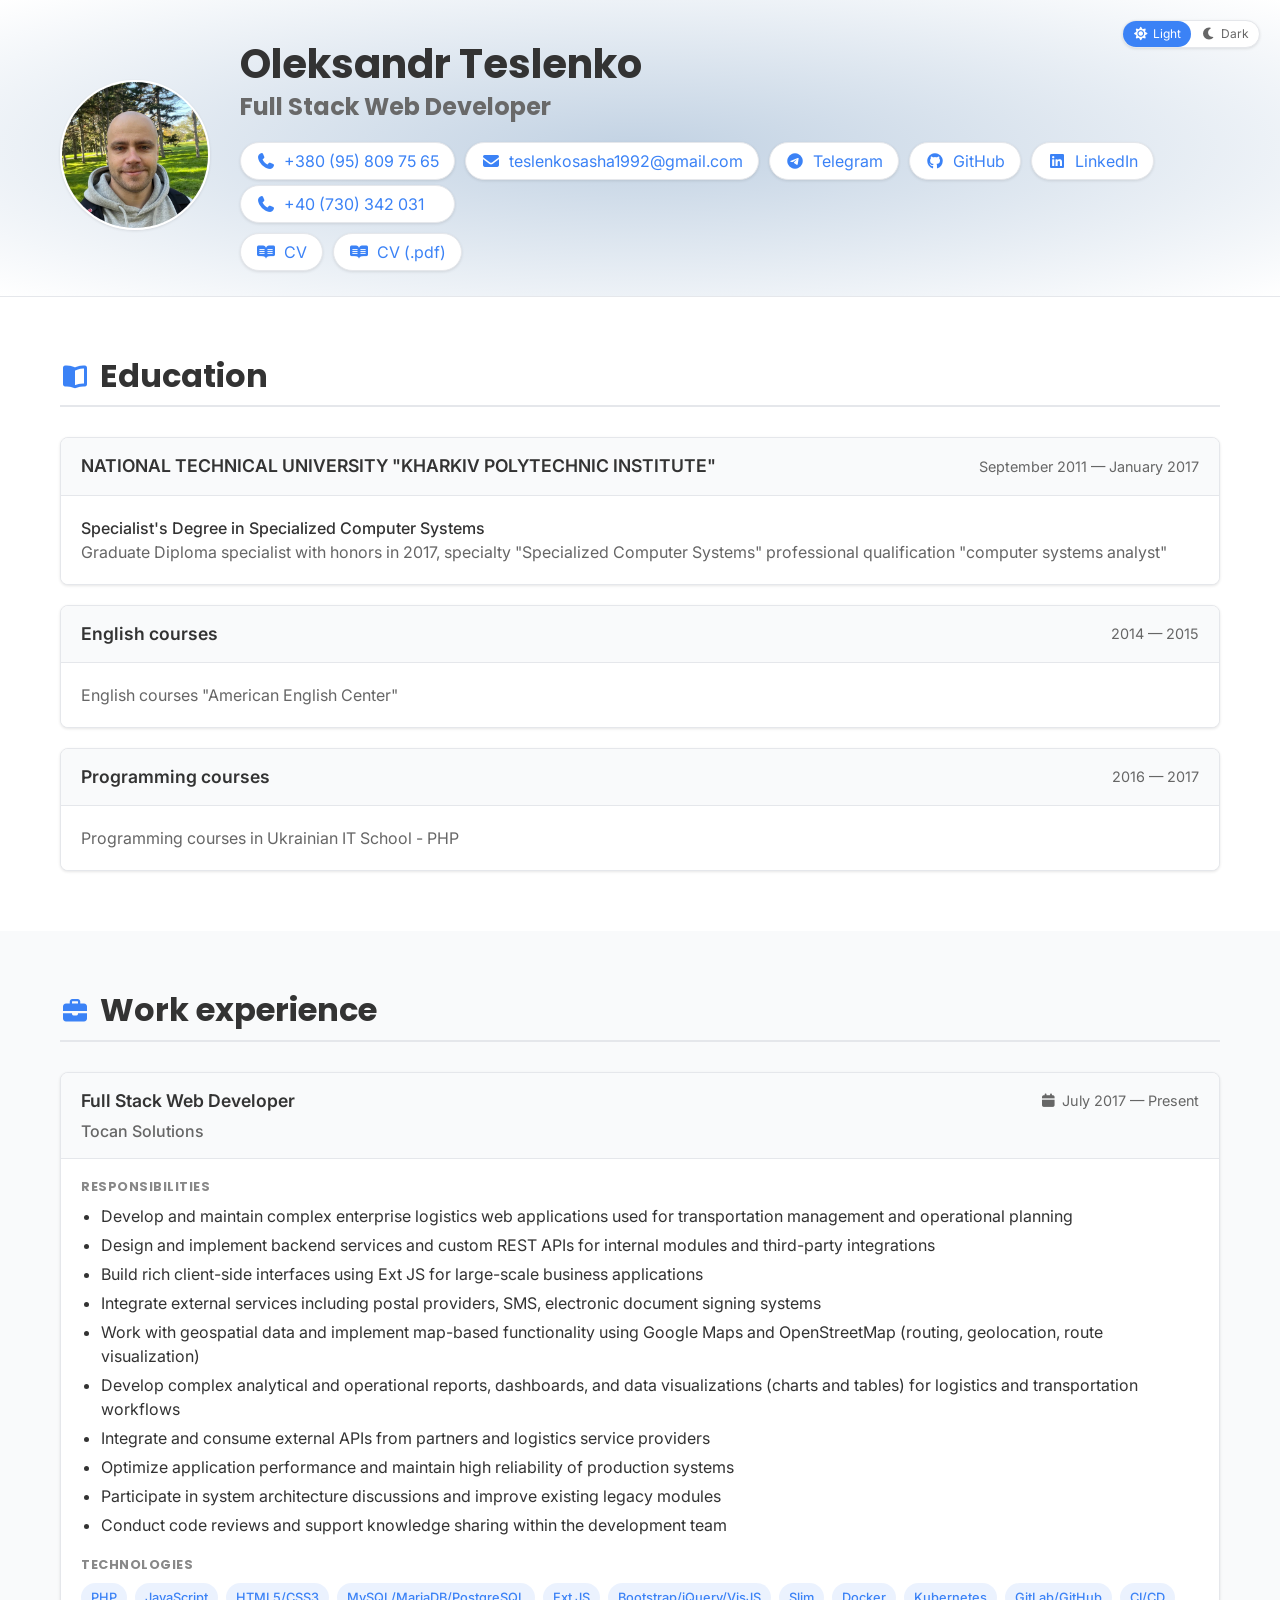
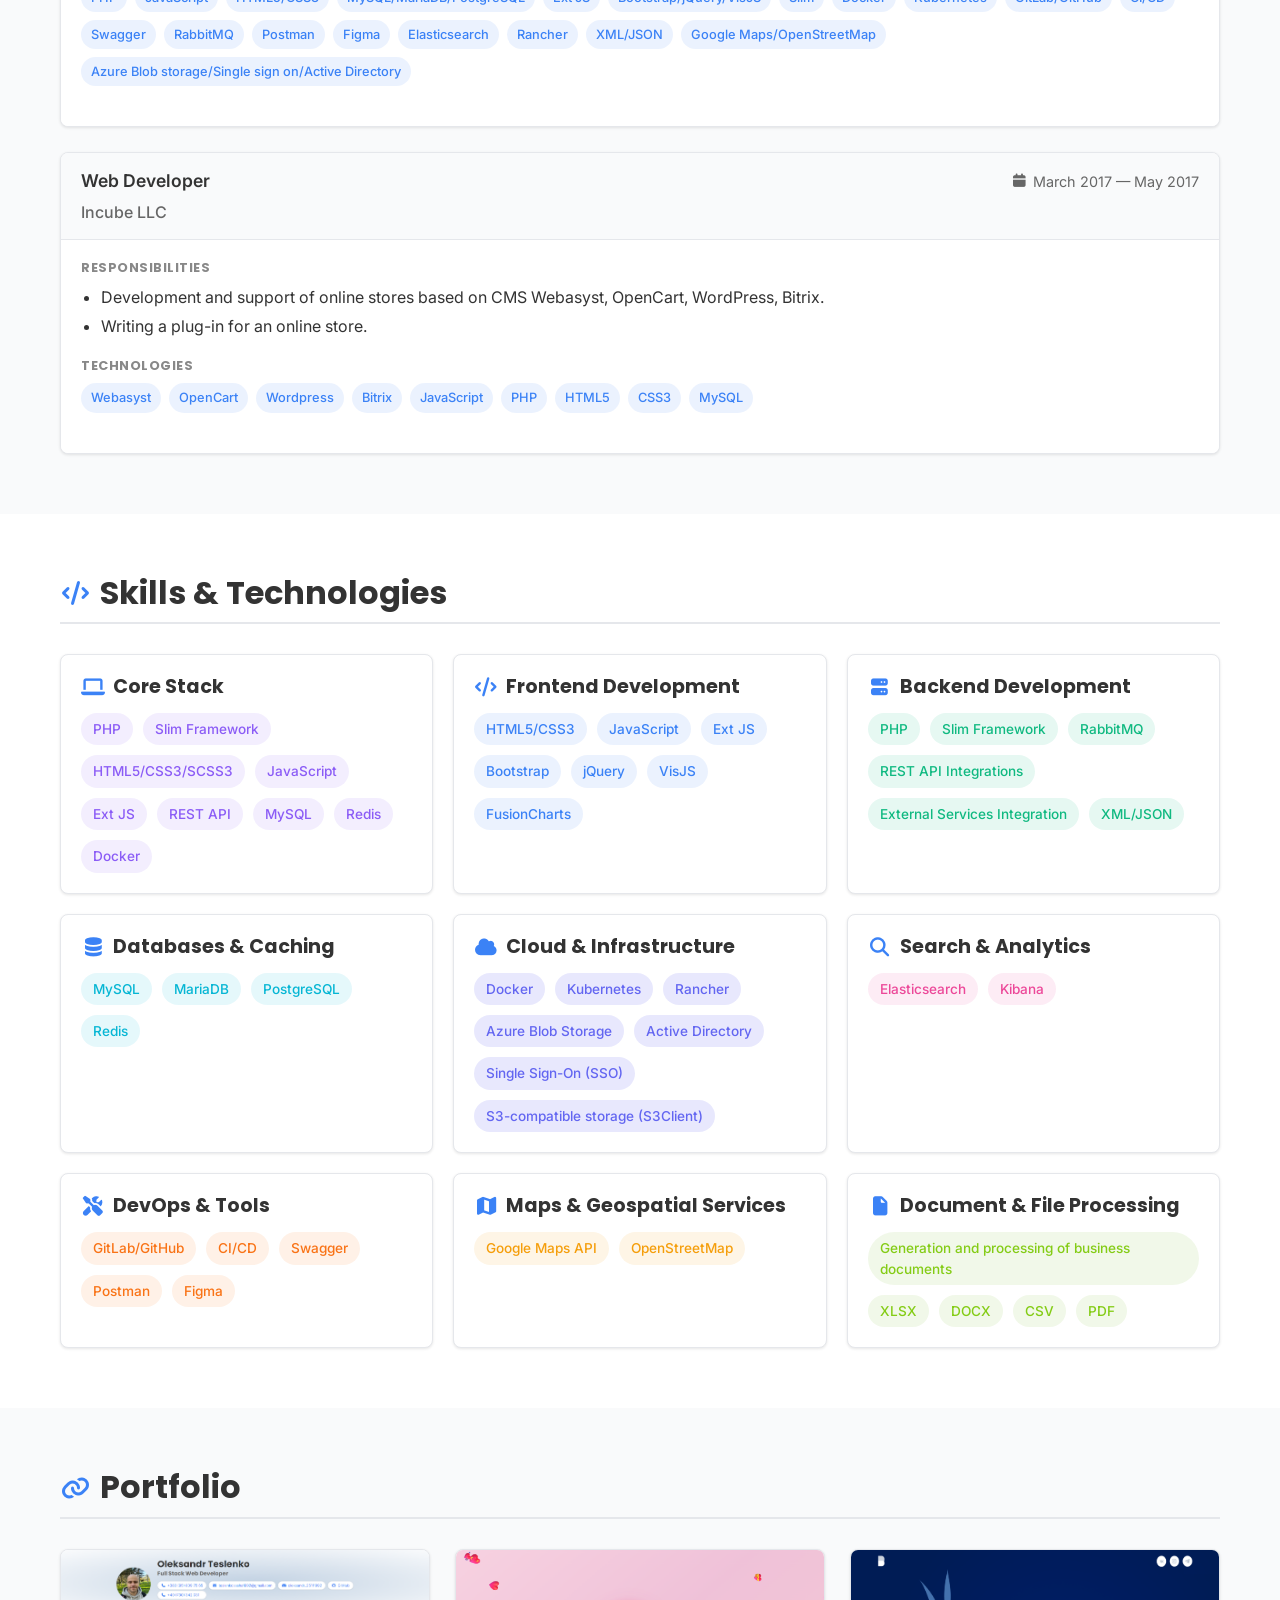
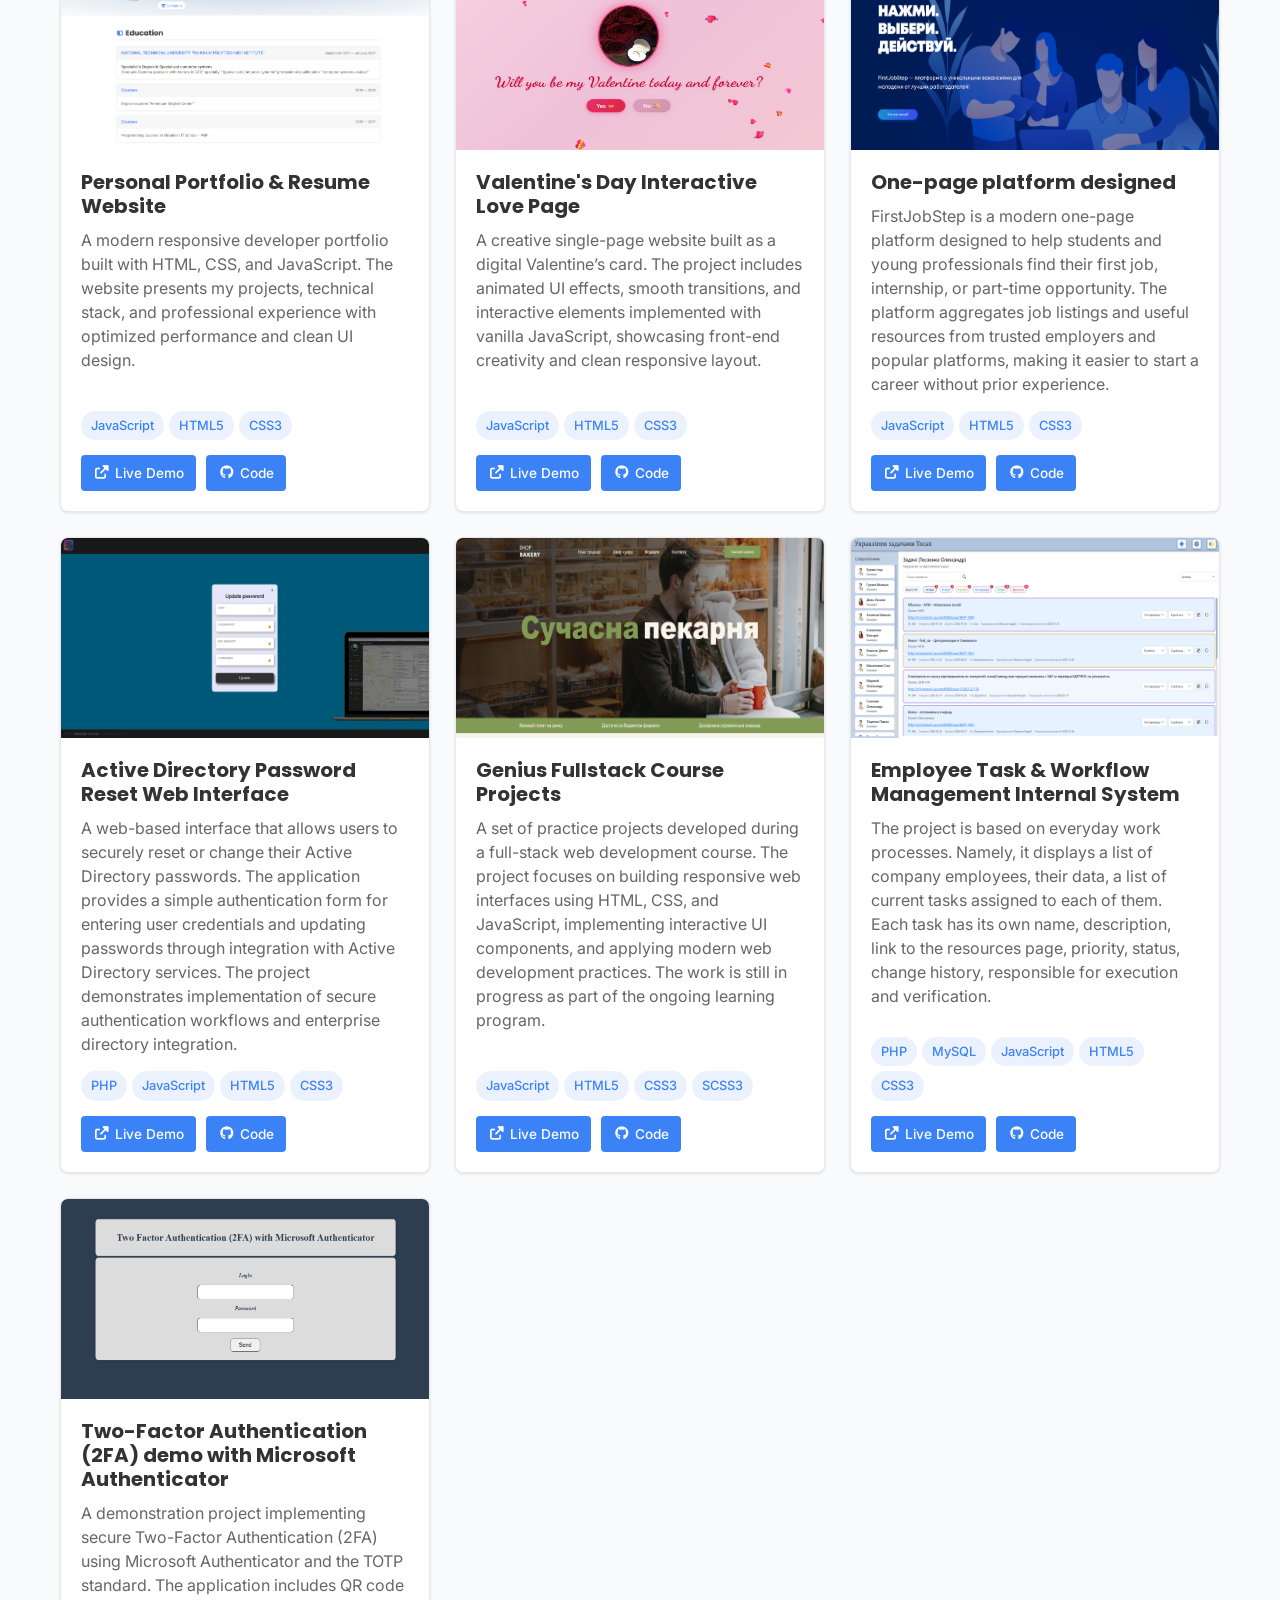
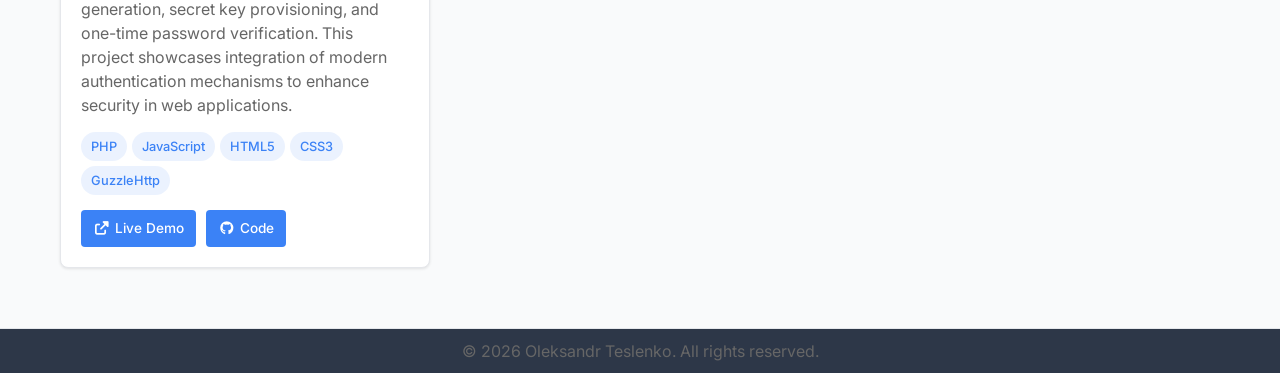
<file: index.html>
<!DOCTYPE html>
<html lang="en">

<head>
    <title>Oleksandr Teslenko | Full Stack Web Developer | Portfolio</title>
    <meta charset="UTF-8" />
    <meta name="viewport" content="width=device-width, initial-scale=1" />
    <meta name="author" content="Oleksandr Teslenko" />
    <meta name="robots" content="index, follow">
    <meta name="theme-color" content="#0f172a">
    <meta property="og:title" content="Oleksandr Teslenko — Full Stack Web Developer">
    <meta property="og:description" content="Professional full stack web developer portfolio">
    <meta property="og:image" content="https://aleksandrteslenko.github.io/resume/assets/img/preview.png">
    <meta property="og:url" content="https://aleksandrteslenko.github.io/resume">
    <meta property="og:type" content="website">

    <!-- classic favicon -->
    <link rel="icon" href="./assets/icons/favicon.ico" sizes="any" type="image/x-icon">
    <!-- PNG favicons -->
    <link rel="icon" type="image/png" sizes="32x32" href="./assets/icons/favicon-32x32.png">
    <link rel="icon" type="image/png" sizes="16x16" href="./assets/icons/favicon-16x16.png">
    <!-- Android / PWA -->
    <link rel="icon" type="image/png" sizes="192x192" href="./assets/icons/favicon-192x192.png">
    <!-- Apple -->
    <link rel="apple-touch-icon" sizes="180x180" href="./assets/icons/apple-touch-icon.png">

    <link rel="canonical" href="https://aleksandrteslenko.github.io/resume">
    <link rel="manifest" href="./site.webmanifest">

    <!-- preload font -->
    <link rel="preload" href="./assets/fonts/Inter/Inter-VariableFont_opsz,wght.woff2" as="font" type="font/woff2"
        crossorigin>
    <!-- Font Awesome for icons -->
    <link href="./assets/css/fontawesome-free-7.2.0-web/css/all.min.css" type="text/css" rel="stylesheet">
    <!-- styles -->
    <link rel="stylesheet" href="./assets/css/styles.css" type="text/css">

    <script type="application/ld+json">
        {
            "@context": "https://schema.org",
            "@type": "Person",
            "name": "Oleksandr Teslenko",
            "url": "https://aleksandrteslenko.github.io/resume",
            "image": "https://aleksandrteslenko.github.io/resume/assets/img/profile.jpg",
            "jobTitle": "Full Stack Web Developer",
            "description": "Full Stack Web Developer specializing in PHP, Node.js, JavaScript and modern web technologies.",
            "sameAs": [
                "https://github.com/AleksandrTeslenko",
                "https://www.linkedin.com/in/олександр-тесленко-096182159"
            ],
            "knowsAbout": [
                "PHP",
                "JavaScript",
                "Ext JS",
                "HTML5/CSS3",
                "MySQL",
                "Web Development",
                "Backend Development"
            ]
        }
    </script>
</head>

<body>
    <!-- Theme and language toggles -->
    <div class="toggles-container">
        <div class="theme-toggle-container">
            <div class="theme-toggle">
                <input type="radio" id="light" name="theme" value="light" checked>
                <label for="light"><i class="fas fa-sun"></i> Light</label>
                <input type="radio" id="dark" name="theme" value="dark">
                <label for="dark"><i class="fas fa-moon"></i> Dark</label>
            </div>
        </div>
    </div>

    <!-- Header with profile info -->
    <header class="profile-header">
        <div class="container">
            <div class="profile-container">
                <div class="profile-photo">
                    <img src="./assets/img/profile.jpg" alt="Photo of Oleksandr Teslenko">
                </div>
                <div class="profile-info">
                    <h1>Oleksandr Teslenko</h1>
                    <h2>Full Stack Web Developer</h2>

                    <div class="contact-cards">
                        <div class="contact-card-phones">
                            <div class="contact-card">
                                <a href="tel:+380958097565">
                                    <i class="fas fa-phone"></i>+380 (95) 809 75 65
                                </a>
                            </div>
                            <div class="contact-card">
                                <a href="tel:+40730342031">
                                    <i class="fas fa-phone"></i>+40 (730) 342 031
                                </a>
                            </div>
                        </div>

                        <div class="contact-card">
                            <a href="mailto:teslenkosasha1992@gmail.com">
                                <i class="fas fa-envelope"></i>teslenkosasha1992@gmail.com
                            </a>
                        </div>

                        <div class="contact-card">
                            <a href="https://t.me/Teslenko_O" target="_blank">
                                <i class="fab fa-telegram"></i>Telegram
                            </a>
                        </div>

                        <!-- <div class="contact-card">
                            <i class="fab fa-discord"></i>
                            <a href="https://discord.com/channels/@me" target="_blank">oleksandr_25111992</a>
                        </div> -->

                        <div class="contact-card">
                            <a href="https://github.com/AleksandrTeslenko" target="_blank">
                                <i class="fab fa-github"></i>GitHub
                            </a>
                        </div>

                        <div class="contact-card">
                            <a href="https://www.linkedin.com/in/oleksandr-teslenko-096182159/?locale=en_US"
                                target="_blank">
                                <i class="fab fa-linkedin"></i>LinkedIn
                            </a>
                        </div>

                        <div class="contact-card">
                            <a href="https://aleksandrteslenko.github.io/resume/cv.html" target="_blank">
                                <i class="fab fa-readme"></i>CV
                            </a>
                        </div>

                        <div class="contact-card">
                            <a href="./assets/files/Oleksandr Teslenko_Full Stack Web Developer_CV.pdf" target="_blank">
                                <i class="fab fa-readme"></i>CV (.pdf)
                            </a>
                        </div>
                    </div>
                </div>
            </div>
        </div>
    </header>

    <main>
        <!-- Education Section -->
        <section id="education" class="section">
            <div class="container">
                <div class="section-header">
                    <i class="fas fa-book-open"></i>
                    <h2>Education</h2>
                </div>

                <div class="education-list">
                    <!-- Education items will be inserted here by JavaScript -->
                </div>
            </div>
        </section>

        <!-- Experience Section -->
        <section id="experience" class="section section-alt">
            <div class="container">
                <div class="section-header">
                    <i class="fas fa-briefcase"></i>
                    <h2>Work experience</h2>
                </div>

                <div class="experience-list">
                    <!-- Experience items will be inserted here by JavaScript -->
                </div>
            </div>
        </section>

        <!-- Skills Section -->
        <section id="skills" class="section">
            <div class="container">
                <div class="section-header">
                    <i class="fas fa-code"></i>
                    <h2>Skills & Technologies</h2>
                </div>

                <div class="skills-container">
                    <!-- Skills cards will be inserted here by JavaScript -->
                </div>
            </div>
        </section>

        <!-- Portfolio Section -->
        <section id="portfolio" class="section section-alt">
            <div class="container">
                <div class="section-header">
                    <i class="fas fa-link"></i>
                    <h2>Portfolio</h2>
                </div>

                <div class="portfolio-grid">
                    <!-- Portfolio items will be inserted here by JavaScript -->
                </div>
            </div>
        </section>
    </main>

    <footer>
        <div class="container">
            <div>&copy; <span id="current-year"></span> Oleksandr Teslenko. All rights reserved.</div>
        </div>
    </footer>

    <script src="./assets/js/main.js"></script>
</body>

</html>
</file>
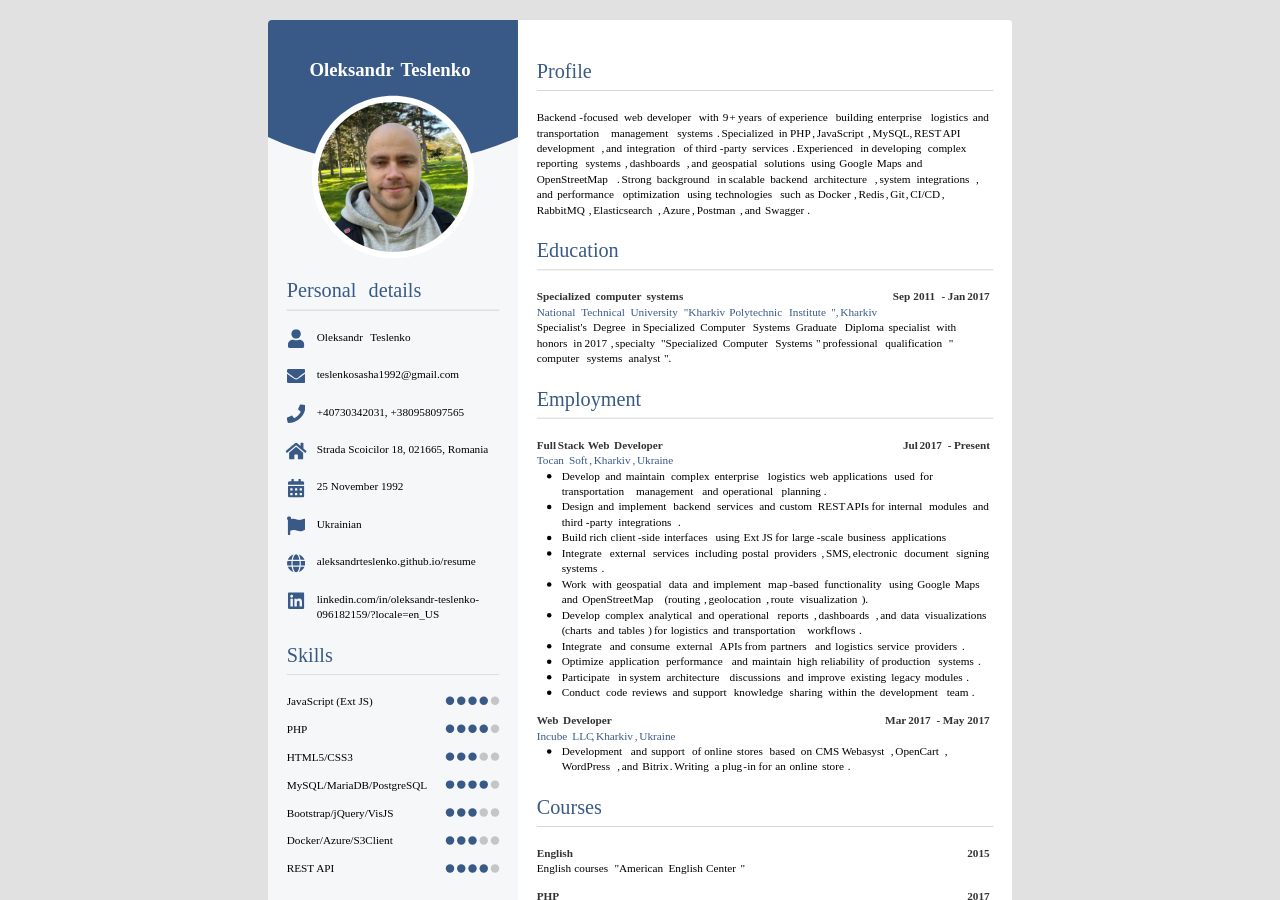
<file: cv.html>
<!DOCTYPE html>
<html lang="en-GB">

<head>
    <meta http-equiv="Content-Type" content="text/html; charset=UTF-8">
    <style>
        @layer properties {
            @supports (((-webkit-hyphens:none)) and (not (margin-trim:inline))) or ((-moz-orient:inline) and (not (color:rgb(from red r g b)))) {

                *,
                :before,
                :after,
                ::backdrop {
                    --tw-translate-x: 0;
                    --tw-translate-y: 0;
                    --tw-translate-z: 0;
                    --tw-scale-x: 1;
                    --tw-scale-y: 1;
                    --tw-scale-z: 1;
                    --tw-rotate-x: initial;
                    --tw-rotate-y: initial;
                    --tw-rotate-z: initial;
                    --tw-skew-x: initial;
                    --tw-skew-y: initial;
                    --tw-scroll-snap-strictness: proximity;
                    --tw-space-y-reverse: 0;
                    --tw-space-x-reverse: 0;
                    --tw-divide-x-reverse: 0;
                    --tw-border-style: solid;
                    --tw-divide-y-reverse: 0;
                    --tw-leading: initial;
                    --tw-font-weight: initial;
                    --tw-tracking: initial;
                    --tw-shadow: 0 0 #0000;
                    --tw-shadow-color: initial;
                    --tw-shadow-alpha: 100%;
                    --tw-inset-shadow: 0 0 #0000;
                    --tw-inset-shadow-color: initial;
                    --tw-inset-shadow-alpha: 100%;
                    --tw-ring-color: initial;
                    --tw-ring-shadow: 0 0 #0000;
                    --tw-inset-ring-color: initial;
                    --tw-inset-ring-shadow: 0 0 #0000;
                    --tw-ring-inset: initial;
                    --tw-ring-offset-width: 0px;
                    --tw-ring-offset-color: #fff;
                    --tw-ring-offset-shadow: 0 0 #0000;
                    --tw-outline-style: solid;
                    --tw-blur: initial;
                    --tw-brightness: initial;
                    --tw-contrast: initial;
                    --tw-grayscale: initial;
                    --tw-hue-rotate: initial;
                    --tw-invert: initial;
                    --tw-opacity: initial;
                    --tw-saturate: initial;
                    --tw-sepia: initial;
                    --tw-drop-shadow: initial;
                    --tw-drop-shadow-color: initial;
                    --tw-drop-shadow-alpha: 100%;
                    --tw-drop-shadow-size: initial;
                    --tw-duration: initial;
                    --tw-ease: initial;
                    --tw-content: ""
                }
            }
        }

        @layer theme {

            :root,
            :host {
                --font-sans: var(--font-family-sans), ui-sans-serif, system-ui, sans-serif, "Apple Color Emoji", "Segoe UI Emoji", "Segoe UI Symbol", "Noto Color Emoji";
                --font-serif: ui-serif, Georgia, Cambria, "Times New Roman", Times, serif;
                --font-mono: ui-monospace, SFMono-Regular, Menlo, Monaco, Consolas, "Liberation Mono", "Courier New", monospace;
                --color-red-100: oklch(93.6% .032 17.717);
                --color-red-200: oklch(88.5% .062 18.334);
                --color-red-300: oklch(80.8% .114 19.571);
                --color-red-400: oklch(70.4% .191 22.216);
                --color-red-500: oklch(63.7% .237 25.331);
                --color-red-600: oklch(57.7% .245 27.325);
                --color-red-700: oklch(50.5% .213 27.518);
                --color-yellow-100: oklch(97.3% .071 103.193);
                --color-yellow-500: oklch(79.5% .184 86.047);
                --color-yellow-700: oklch(55.4% .135 66.442);
                --color-green-100: #e6f8f2;
                --color-green-500: #00b67a;
                --color-green-700: #006d49;
                --color-blue-500: oklch(62.3% .214 259.815);
                --color-purple-100: oklch(94.6% .033 307.174);
                --color-purple-700: oklch(49.6% .265 301.924);
                --color-gray-50: #fafafa;
                --color-gray-100: #f4f4f5;
                --color-gray-200: #e4e4e7;
                --color-gray-300: #d4d4d8;
                --color-gray-400: #a2a2a8;
                --color-gray-500: #6e6e76;
                --color-gray-600: #52525a;
                --color-gray-700: #3f3f45;
                --color-gray-800: #2e2e33;
                --color-gray-900: #1d1d20;
                --color-black: #000;
                --color-white: #fff;
                --spacing: .25rem;
                --container-md: 28rem;
                --container-xl: 36rem;
                --container-2xl: 42rem;
                --container-7xl: 80rem;
                --text-xs: .75rem;
                --text-xs--line-height: calc(1 / .75);
                --text-sm: .875rem;
                --text-sm--line-height: calc(1.25 / .875);
                --text-base: 1rem;
                --text-base--line-height: calc(1.5 / 1);
                --text-lg: 1.125rem;
                --text-lg--line-height: calc(1.75 / 1.125);
                --text-xl: 1.25rem;
                --text-xl--line-height: calc(1.75 / 1.25);
                --text-2xl: 1.5rem;
                --text-2xl--line-height: calc(2 / 1.5);
                --text-4xl: 2.25rem;
                --text-4xl--line-height: calc(2.5 / 2.25);
                --text-5xl: 3rem;
                --text-5xl--line-height: 1;
                --text-8xl: 6rem;
                --text-8xl--line-height: 1;
                --font-weight-light: 300;
                --font-weight-normal: 400;
                --font-weight-medium: 500;
                --font-weight-semibold: 600;
                --font-weight-bold: 700;
                --tracking-tight: -.025em;
                --tracking-normal: 0em;
                --tracking-wide: .025em;
                --leading-tight: 1.25;
                --leading-normal: 1.5;
                --radius-xs: .125rem;
                --radius-sm: .25rem;
                --radius-md: .375rem;
                --radius-lg: 8px;
                --ease-out: cubic-bezier(0, 0, .2, 1);
                --ease-in-out: cubic-bezier(.4, 0, .2, 1);
                --animate-spin: spin 1s linear infinite;
                --animate-pulse: pulse 2s cubic-bezier(.4, 0, .6, 1) infinite;
                --blur-xs: 4px;
                --blur-sm: 8px;
                --default-transition-duration: .15s;
                --default-transition-timing-function: cubic-bezier(.4, 0, .2, 1);
                --default-font-family: var(--font-sans);
                --default-mono-font-family: var(--font-mono);
                --radius: 5px;
                --color-brand-50: var(--color-brand-50);
                --color-brand-100: var(--color-brand-100);
                --color-brand-200: var(--color-brand-200);
                --color-brand-300: var(--color-brand-300);
                --color-brand-400: var(--color-brand-400);
                --color-brand-500: var(--color-brand-500);
                --color-brand-700: var(--color-brand-700);
                --color-background: var(--color-background);
                --font-header: var(--font-family-header), ui-sans-serif, system-ui, sans-serif, "Apple Color Emoji", "Segoe UI Emoji", "Segoe UI Symbol", "Noto Color Emoji";
                --spacing-1\.25: .3rem;
                --spacing-96: 24rem;
                --spacing-144: 36rem;
                --radius-brand: var(--border-radius);
                --radius-none: 0px;
                --radius-full: 9999px;
                --radius-large: 12px;
                --animate-progressBar: progressBar 1s linear;
                --animate-loadingBar: loadingBar 3s ease-in-out forwards;
                --animate-slideRight: slideRight .33s ease-out forwards;
                --animate-slideLeft: slideLeft .33s ease-out forwards;
                --animate-fadeIn-1\/3: fadeIn-1\/3 .15s ease-out forwards;
                --animate-fadeIn-full: fadeIn-full .15s ease-out forwards;
                --animate-fadeOut-full: fadeOut-full .15s ease-out forwards;
                --inset-sectionoffset: -1.4rem;
                --inset-recordoffset: -.9rem
            }
        }

        @layer base {

            *,
            :after,
            :before,
            ::backdrop {
                box-sizing: border-box;
                border: 0 solid;
                margin: 0;
                padding: 0
            }

            ::file-selector-button {
                box-sizing: border-box;
                border: 0 solid;
                margin: 0;
                padding: 0
            }

            html,
            :host {
                -webkit-text-size-adjust: 100%;
                tab-size: 4;
                line-height: 1.5;
                font-family: var(--default-font-family, ui-sans-serif, system-ui, sans-serif, "Apple Color Emoji", "Segoe UI Emoji", "Segoe UI Symbol", "Noto Color Emoji");
                font-feature-settings: var(--default-font-feature-settings, normal);
                font-variation-settings: var(--default-font-variation-settings, normal);
                -webkit-tap-highlight-color: transparent
            }

            hr {
                height: 0;
                color: inherit;
                border-top-width: 1px
            }

            abbr:where([title]) {
                -webkit-text-decoration: underline dotted;
                text-decoration: underline dotted
            }

            h1,
            h2,
            h3,
            h4,
            h5,
            h6 {
                font-size: inherit;
                font-weight: inherit
            }

            a {
                color: inherit;
                -webkit-text-decoration: inherit;
                -webkit-text-decoration: inherit;
                -webkit-text-decoration: inherit;
                text-decoration: inherit
            }

            b,
            strong {
                font-weight: bolder
            }

            code,
            kbd,
            samp,
            pre {
                font-family: var(--default-mono-font-family, ui-monospace, SFMono-Regular, Menlo, Monaco, Consolas, "Liberation Mono", "Courier New", monospace);
                font-feature-settings: var(--default-mono-font-feature-settings, normal);
                font-variation-settings: var(--default-mono-font-variation-settings, normal);
                font-size: 1em
            }

            small {
                font-size: 80%
            }

            sub,
            sup {
                vertical-align: baseline;
                font-size: 75%;
                line-height: 0;
                position: relative
            }

            sub {
                bottom: -.25em
            }

            sup {
                top: -.5em
            }

            table {
                text-indent: 0;
                border-color: inherit;
                border-collapse: collapse
            }

            :-moz-focusring {
                outline: auto
            }

            progress {
                vertical-align: baseline
            }

            summary {
                display: list-item
            }

            ol,
            ul,
            menu {
                list-style: none
            }

            img,
            svg,
            video,
            canvas,
            audio,
            iframe,
            embed,
            object {
                vertical-align: middle;
                display: block
            }

            img,
            video {
                max-width: 100%;
                height: auto
            }

            button,
            input,
            select,
            optgroup,
            textarea {
                font: inherit;
                font-feature-settings: inherit;
                font-variation-settings: inherit;
                letter-spacing: inherit;
                color: inherit;
                opacity: 1;
                background-color: #0000;
                border-radius: 0
            }

            ::file-selector-button {
                font: inherit;
                font-feature-settings: inherit;
                font-variation-settings: inherit;
                letter-spacing: inherit;
                color: inherit;
                opacity: 1;
                background-color: #0000;
                border-radius: 0
            }

            :where(select:is([multiple], [size])) optgroup {
                font-weight: bolder
            }

            :where(select:is([multiple], [size])) optgroup option {
                padding-inline-start: 20px
            }

            ::file-selector-button {
                margin-inline-end: 4px
            }

            ::placeholder {
                opacity: 1
            }

            @supports (not ((-webkit-appearance:-apple-pay-button))) or (contain-intrinsic-size:1px) {
                ::placeholder {
                    color: currentColor
                }

                @supports (color:color-mix(in lab, red, red)) {
                    ::placeholder {
                        color: color-mix(in oklab, currentcolor 50%, transparent)
                    }
                }
            }

            textarea {
                resize: vertical
            }

            ::-webkit-search-decoration {
                -webkit-appearance: none
            }

            ::-webkit-date-and-time-value {
                min-height: 1lh;
                text-align: inherit
            }

            ::-webkit-datetime-edit {
                display: inline-flex
            }

            ::-webkit-datetime-edit-fields-wrapper {
                padding: 0
            }

            ::-webkit-datetime-edit {
                padding-block: 0
            }

            ::-webkit-datetime-edit-year-field {
                padding-block: 0
            }

            ::-webkit-datetime-edit-month-field {
                padding-block: 0
            }

            ::-webkit-datetime-edit-day-field {
                padding-block: 0
            }

            ::-webkit-datetime-edit-hour-field {
                padding-block: 0
            }

            ::-webkit-datetime-edit-minute-field {
                padding-block: 0
            }

            ::-webkit-datetime-edit-second-field {
                padding-block: 0
            }

            ::-webkit-datetime-edit-millisecond-field {
                padding-block: 0
            }

            ::-webkit-datetime-edit-meridiem-field {
                padding-block: 0
            }

            ::-webkit-calendar-picker-indicator {
                line-height: 1
            }

            :-moz-ui-invalid {
                box-shadow: none
            }

            button,
            input:where([type=button], [type=reset], [type=submit]) {
                appearance: button
            }

            ::file-selector-button {
                appearance: button
            }

            ::-webkit-inner-spin-button {
                height: auto
            }

            ::-webkit-outer-spin-button {
                height: auto
            }

            [hidden]:where(:not([hidden=until-found])) {
                display: none !important
            }

            a[href],
            area[href],
            input:not([disabled]),
            select:not([disabled]),
            textarea:not([disabled]),
            button:not([disabled]),
            iframe,
            [tabindex],
            [contentEditable="true"] {
                outline: none
            }

            hr {
                color: #e4e4e7
            }

            html {
                -webkit-tap-highlight-color: #0000
            }

            body {
                color: #1d1d20
            }

            @media print {
                .document-preview {
                    /* visibility: hidden; */
                    /* display: none */
                }
            }

            input.hide-calendar::-webkit-calendar-picker-indicator {
                display: none !important
            }

            input.hide-spinners::-webkit-inner-spin-button {
                display: none !important
            }

            input:disabled {
                -webkit-text-fill-color: currentcolor;
                opacity: 1
            }

            button:not(:disabled),
            [role=button]:not(:disabled) {
                cursor: pointer
            }

            input::placeholder,
            textarea::placeholder {
                color: var(--color-gray-400)
            }
        }

        @layer components;

        @layer utilities {
            .pointer-events-none {
                pointer-events: none
            }

            .collapse {
                visibility: collapse
            }

            .invisible {
                visibility: hidden
            }

            .visible {
                visibility: visible
            }

            .sr-only {
                clip-path: inset(50%);
                white-space: nowrap;
                border-width: 0;
                width: 1px;
                height: 1px;
                margin: -1px;
                padding: 0;
                position: absolute;
                overflow: hidden
            }

            .absolute {
                position: absolute
            }

            .fixed {
                position: fixed
            }

            .relative {
                position: relative
            }

            .static {
                position: static
            }

            .sticky {
                position: sticky
            }

            .inset-0 {
                inset: calc(var(--spacing) * 0)
            }

            .start {
                inset-inline-start: var(--spacing)
            }

            .start-0 {
                inset-inline-start: calc(var(--spacing) * 0)
            }

            .start-1\/2 {
                inset-inline-start: 50%
            }

            .start-3 {
                inset-inline-start: calc(var(--spacing) * 3)
            }

            .start-5 {
                inset-inline-start: calc(var(--spacing) * 5)
            }

            .start-full {
                inset-inline-start: 100%
            }

            .start-recordoffset {
                inset-inline-start: var(--inset-recordoffset)
            }

            .start-sectionoffset {
                inset-inline-start: var(--inset-sectionoffset)
            }

            .end {
                inset-inline-end: var(--spacing)
            }

            .end-0 {
                inset-inline-end: calc(var(--spacing) * 0)
            }

            .end-2 {
                inset-inline-end: calc(var(--spacing) * 2)
            }

            .end-3 {
                inset-inline-end: calc(var(--spacing) * 3)
            }

            .end-16 {
                inset-inline-end: calc(var(--spacing) * 16)
            }

            .end-24 {
                inset-inline-end: calc(var(--spacing) * 24)
            }

            .-top-0\.5 {
                top: calc(var(--spacing) * -.5)
            }

            .-top-1 {
                top: calc(var(--spacing) * -1)
            }

            .-top-\[5px\] {
                top: -5px
            }

            .-top-px {
                top: -1px
            }

            .top-0 {
                top: calc(var(--spacing) * 0)
            }

            .top-1\.75 {
                top: calc(var(--spacing) * 1.75)
            }

            .top-1\/2 {
                top: 50%
            }

            .top-2 {
                top: calc(var(--spacing) * 2)
            }

            .top-5 {
                top: calc(var(--spacing) * 5)
            }

            .top-7 {
                top: calc(var(--spacing) * 7)
            }

            .top-12 {
                top: calc(var(--spacing) * 12)
            }

            .top-auto {
                top: auto
            }

            .top-px {
                top: 1px
            }

            .-right-1 {
                right: calc(var(--spacing) * -1)
            }

            .-right-\[5px\] {
                right: -5px
            }

            .right-0 {
                right: calc(var(--spacing) * 0)
            }

            .right-2 {
                right: calc(var(--spacing) * 2)
            }

            .right-4 {
                right: calc(var(--spacing) * 4)
            }

            .right-px {
                right: 1px
            }

            .-bottom-3 {
                bottom: calc(var(--spacing) * -3)
            }

            .-bottom-\[5px\] {
                bottom: -5px
            }

            .bottom-0 {
                bottom: calc(var(--spacing) * 0)
            }

            .bottom-2 {
                bottom: calc(var(--spacing) * 2)
            }

            .bottom-3 {
                bottom: calc(var(--spacing) * 3)
            }

            .bottom-20 {
                bottom: calc(var(--spacing) * 20)
            }

            .bottom-px {
                bottom: 1px
            }

            .-left-\[5px\] {
                left: -5px
            }

            .left-0 {
                left: calc(var(--spacing) * 0)
            }

            .left-1\/2 {
                left: 50%
            }

            .left-2 {
                left: calc(var(--spacing) * 2)
            }

            .left-px {
                left: 1px
            }

            .z-1 {
                z-index: 1
            }

            .z-2 {
                z-index: 2
            }

            .z-5 {
                z-index: 5
            }

            .z-10 {
                z-index: 10
            }

            .z-20 {
                z-index: 20
            }

            .z-40 {
                z-index: 40
            }

            .z-50 {
                z-index: 50
            }

            .z-51 {
                z-index: 51
            }

            .z-52 {
                z-index: 52
            }

            .z-60 {
                z-index: 60
            }

            .z-61 {
                z-index: 61
            }

            .z-100 {
                z-index: 100
            }

            .container {
                width: 100%
            }

            @media (min-width:40rem) {
                .container {
                    max-width: 40rem
                }
            }

            @media (min-width:48rem) {
                .container {
                    max-width: 48rem
                }
            }

            @media (min-width:64rem) {
                .container {
                    max-width: 64rem
                }
            }

            @media (min-width:80rem) {
                .container {
                    max-width: 80rem
                }
            }

            @media (min-width:96rem) {
                .container {
                    max-width: 96rem
                }
            }

            .-m-2 {
                margin: calc(var(--spacing) * -2)
            }

            .-m-5 {
                margin: calc(var(--spacing) * -5)
            }

            .m-1 {
                margin: calc(var(--spacing) * 1)
            }

            .m-2 {
                margin: calc(var(--spacing) * 2)
            }

            .m-3 {
                margin: calc(var(--spacing) * 3)
            }

            .m-4 {
                margin: calc(var(--spacing) * 4)
            }

            .container {
                width: 100%;
                max-width: 1150px;
                padding-inline: calc(var(--spacing) * 5);
                margin-inline: auto
            }

            .container-narrow {
                width: 100%;
                max-width: 864px;
                padding-inline: calc(var(--spacing) * 5);
                margin-inline: auto
            }

            .-mx-1 {
                margin-inline: calc(var(--spacing) * -1)
            }

            .-mx-2 {
                margin-inline: calc(var(--spacing) * -2)
            }

            .-mx-5 {
                margin-inline: calc(var(--spacing) * -5)
            }

            .mx-2 {
                margin-inline: calc(var(--spacing) * 2)
            }

            .mx-3 {
                margin-inline: calc(var(--spacing) * 3)
            }

            .mx-4 {
                margin-inline: calc(var(--spacing) * 4)
            }

            .mx-5 {
                margin-inline: calc(var(--spacing) * 5)
            }

            .mx-auto {
                margin-inline: auto
            }

            .-my-1 {
                margin-block: calc(var(--spacing) * -1)
            }

            .-my-2 {
                margin-block: calc(var(--spacing) * -2)
            }

            .my-0\.5 {
                margin-block: calc(var(--spacing) * .5)
            }

            .my-1 {
                margin-block: calc(var(--spacing) * 1)
            }

            .my-2 {
                margin-block: calc(var(--spacing) * 2)
            }

            .my-3 {
                margin-block: calc(var(--spacing) * 3)
            }

            .my-4 {
                margin-block: calc(var(--spacing) * 4)
            }

            .my-5 {
                margin-block: calc(var(--spacing) * 5)
            }

            .my-6 {
                margin-block: calc(var(--spacing) * 6)
            }

            .my-24 {
                margin-block: calc(var(--spacing) * 24)
            }

            .-ms-1 {
                margin-inline-start: calc(var(--spacing) * -1)
            }

            .ms-0\.5 {
                margin-inline-start: calc(var(--spacing) * .5)
            }

            .ms-1 {
                margin-inline-start: calc(var(--spacing) * 1)
            }

            .ms-1\.5 {
                margin-inline-start: calc(var(--spacing) * 1.5)
            }

            .ms-2 {
                margin-inline-start: calc(var(--spacing) * 2)
            }

            .ms-2\.5 {
                margin-inline-start: calc(var(--spacing) * 2.5)
            }

            .ms-3 {
                margin-inline-start: calc(var(--spacing) * 3)
            }

            .ms-3\.5 {
                margin-inline-start: calc(var(--spacing) * 3.5)
            }

            .ms-4 {
                margin-inline-start: calc(var(--spacing) * 4)
            }

            .ms-5 {
                margin-inline-start: calc(var(--spacing) * 5)
            }

            .ms-auto {
                margin-inline-start: auto
            }

            .me-0 {
                margin-inline-end: calc(var(--spacing) * 0)
            }

            .me-0\.5 {
                margin-inline-end: calc(var(--spacing) * .5)
            }

            .me-1 {
                margin-inline-end: calc(var(--spacing) * 1)
            }

            .me-1\.5 {
                margin-inline-end: calc(var(--spacing) * 1.5)
            }

            .me-2 {
                margin-inline-end: calc(var(--spacing) * 2)
            }

            .me-2\.5 {
                margin-inline-end: calc(var(--spacing) * 2.5)
            }

            .me-3 {
                margin-inline-end: calc(var(--spacing) * 3)
            }

            .me-3\.5 {
                margin-inline-end: calc(var(--spacing) * 3.5)
            }

            .me-4 {
                margin-inline-end: calc(var(--spacing) * 4)
            }

            .me-5 {
                margin-inline-end: calc(var(--spacing) * 5)
            }

            .me-6 {
                margin-inline-end: calc(var(--spacing) * 6)
            }

            .me-auto {
                margin-inline-end: auto
            }

            .-mt-1 {
                margin-top: calc(var(--spacing) * -1)
            }

            .-mt-2 {
                margin-top: calc(var(--spacing) * -2)
            }

            .-mt-4 {
                margin-top: calc(var(--spacing) * -4)
            }

            .-mt-5 {
                margin-top: calc(var(--spacing) * -5)
            }

            .mt-1 {
                margin-top: calc(var(--spacing) * 1)
            }

            .mt-1\.25 {
                margin-top: var(--spacing-1\.25)
            }

            .mt-2 {
                margin-top: calc(var(--spacing) * 2)
            }

            .mt-3 {
                margin-top: calc(var(--spacing) * 3)
            }

            .mt-4 {
                margin-top: calc(var(--spacing) * 4)
            }

            .mt-5 {
                margin-top: calc(var(--spacing) * 5)
            }

            .mt-6 {
                margin-top: calc(var(--spacing) * 6)
            }

            .mt-7 {
                margin-top: calc(var(--spacing) * 7)
            }

            .mt-8 {
                margin-top: calc(var(--spacing) * 8)
            }

            .mt-10 {
                margin-top: calc(var(--spacing) * 10)
            }

            .mt-12 {
                margin-top: calc(var(--spacing) * 12)
            }

            .mt-\[4\.3rem\] {
                margin-top: 4.3rem
            }

            .mt-px {
                margin-top: 1px
            }

            .mr-1 {
                margin-right: calc(var(--spacing) * 1)
            }

            .mr-2 {
                margin-right: calc(var(--spacing) * 2)
            }

            .-mb-1 {
                margin-bottom: calc(var(--spacing) * -1)
            }

            .-mb-3 {
                margin-bottom: calc(var(--spacing) * -3)
            }

            .mb-0 {
                margin-bottom: calc(var(--spacing) * 0)
            }

            .mb-1 {
                margin-bottom: calc(var(--spacing) * 1)
            }

            .mb-2 {
                margin-bottom: calc(var(--spacing) * 2)
            }

            .mb-3 {
                margin-bottom: calc(var(--spacing) * 3)
            }

            .mb-4 {
                margin-bottom: calc(var(--spacing) * 4)
            }

            .mb-5 {
                margin-bottom: calc(var(--spacing) * 5)
            }

            .mb-6 {
                margin-bottom: calc(var(--spacing) * 6)
            }

            .mb-10 {
                margin-bottom: calc(var(--spacing) * 10)
            }

            .mb-12 {
                margin-bottom: calc(var(--spacing) * 12)
            }

            .mb-36 {
                margin-bottom: calc(var(--spacing) * 36)
            }

            .mb-40 {
                margin-bottom: calc(var(--spacing) * 40)
            }

            .-ml-1 {
                margin-left: calc(var(--spacing) * -1)
            }

            .ml-auto {
                margin-left: auto
            }

            .box-border {
                box-sizing: border-box
            }

            .box-content {
                box-sizing: content-box
            }

            .block {
                display: block
            }

            .flex {
                display: flex
            }

            .grid {
                display: grid
            }

            .hidden {
                display: none
            }

            .inline {
                display: inline
            }

            .inline-block {
                display: inline-block
            }

            .inline-flex {
                display: inline-flex
            }

            .list-item {
                display: list-item
            }

            .h-0 {
                height: calc(var(--spacing) * 0)
            }

            .h-1 {
                height: calc(var(--spacing) * 1)
            }

            .h-2 {
                height: calc(var(--spacing) * 2)
            }

            .h-3 {
                height: calc(var(--spacing) * 3)
            }

            .h-3\.5 {
                height: calc(var(--spacing) * 3.5)
            }

            .h-4 {
                height: calc(var(--spacing) * 4)
            }

            .h-5 {
                height: calc(var(--spacing) * 5)
            }

            .h-5\! {
                height: calc(var(--spacing) * 5) !important
            }

            .h-6 {
                height: calc(var(--spacing) * 6)
            }

            .h-7 {
                height: calc(var(--spacing) * 7)
            }

            .h-8 {
                height: calc(var(--spacing) * 8)
            }

            .h-10 {
                height: calc(var(--spacing) * 10)
            }

            .h-12 {
                height: calc(var(--spacing) * 12)
            }

            .h-13\.5 {
                height: calc(var(--spacing) * 13.5)
            }

            .h-14 {
                height: calc(var(--spacing) * 14)
            }

            .h-20 {
                height: calc(var(--spacing) * 20)
            }

            .h-24 {
                height: calc(var(--spacing) * 24)
            }

            .h-32 {
                height: calc(var(--spacing) * 32)
            }

            .h-40 {
                height: calc(var(--spacing) * 40)
            }

            .h-48 {
                height: calc(var(--spacing) * 48)
            }

            .h-96 {
                height: var(--spacing-96)
            }

            .h-\[2\.115rem\] {
                height: 2.115rem
            }

            .h-\[2\.125rem\] {
                height: 2.125rem
            }

            .h-\[3\.615rem\] {
                height: 3.615rem
            }

            .h-\[30px\] {
                height: 30px
            }

            .h-\[42px\] {
                height: 42px
            }

            .h-full {
                height: 100%
            }

            .h-px {
                height: 1px
            }

            .h-screen {
                height: auto
            }

            .max-h-0 {
                max-height: calc(var(--spacing) * 0)
            }

            .max-h-10 {
                max-height: calc(var(--spacing) * 10)
            }

            .max-h-60 {
                max-height: calc(var(--spacing) * 60)
            }

            .max-h-96 {
                max-height: var(--spacing-96)
            }

            .max-h-\[30rem\] {
                max-height: 30rem
            }

            .max-h-\[80vh\] {
                max-height: 80vh
            }

            .max-h-\[175px\] {
                max-height: 175px
            }

            .max-h-\[calc\(100dvh-1rem\)\] {
                max-height: calc(100dvh - 1rem)
            }

            .max-h-\[calc\(100dvh-4\.5rem\)\] {
                max-height: calc(100dvh - 4.5rem)
            }

            .max-h-\[calc\(100dvh-6rem\)\] {
                max-height: calc(100dvh - 6rem)
            }

            .max-h-full {
                max-height: 100%
            }

            .min-h-0 {
                min-height: calc(var(--spacing) * 0)
            }

            .min-h-12 {
                min-height: calc(var(--spacing) * 12)
            }

            .min-h-\[calc\(100vh-194px\)\] {
                min-height: calc(100vh - 194px)
            }

            .min-h-full {
                min-height: 100%
            }

            .min-h-screen {
                min-height: auto
            }

            .expansion-container-5 {
                width: calc(100% + 1.25rem);
                padding-inline-end: 1.25rem
            }

            .w-0 {
                width: calc(var(--spacing) * 0)
            }

            .w-1\/2 {
                width: 50%
            }

            .w-1\/3 {
                width: 33.3333%
            }

            .w-1\/4 {
                width: 25%
            }

            .w-1\/5 {
                width: 20%
            }

            .w-2 {
                width: calc(var(--spacing) * 2)
            }

            .w-2\/3 {
                width: 66.6667%
            }

            .w-2\/5 {
                width: 40%
            }

            .w-3 {
                width: calc(var(--spacing) * 3)
            }

            .w-3\.5 {
                width: calc(var(--spacing) * 3.5)
            }

            .w-3\/5 {
                width: 60%
            }

            .w-4 {
                width: calc(var(--spacing) * 4)
            }

            .w-4\/5 {
                width: 80%
            }

            .w-5 {
                width: calc(var(--spacing) * 5)
            }

            .w-5\! {
                width: calc(var(--spacing) * 5) !important
            }

            .w-6 {
                width: calc(var(--spacing) * 6)
            }

            .w-7 {
                width: calc(var(--spacing) * 7)
            }

            .w-8 {
                width: calc(var(--spacing) * 8)
            }

            .w-10 {
                width: calc(var(--spacing) * 10)
            }

            .w-12 {
                width: calc(var(--spacing) * 12)
            }

            .w-14 {
                width: calc(var(--spacing) * 14)
            }

            .w-16 {
                width: calc(var(--spacing) * 16)
            }

            .w-24 {
                width: calc(var(--spacing) * 24)
            }

            .w-32 {
                width: calc(var(--spacing) * 32)
            }

            .w-40 {
                width: calc(var(--spacing) * 40)
            }

            .w-48 {
                width: calc(var(--spacing) * 48)
            }

            .w-64 {
                width: calc(var(--spacing) * 64)
            }

            .w-87 {
                width: calc(var(--spacing) * 87)
            }

            .w-\[16rem\] {
                width: 16rem
            }

            .w-\[46px\] {
                width: 46px
            }

            .w-\[calc\(0\.7071067811865475\*3rem\)\] {
                width: 2.12132rem
            }

            .w-fit {
                width: fit-content
            }

            .w-full {
                width: 100%
            }

            .w-max {
                width: max-content
            }

            .w-min {
                width: min-content
            }

            .w-px {
                width: 1px
            }

            .w-screen {
                width: 100vw
            }

            .max-w-2xl {
                max-width: var(--container-2xl)
            }

            .max-w-7xl {
                max-width: var(--container-7xl)
            }

            .max-w-32 {
                max-width: calc(var(--spacing) * 32)
            }

            .max-w-48 {
                max-width: calc(var(--spacing) * 48)
            }

            .max-w-60 {
                max-width: calc(var(--spacing) * 60)
            }

            .max-w-64 {
                max-width: calc(var(--spacing) * 64)
            }

            .max-w-80 {
                max-width: calc(var(--spacing) * 80)
            }

            .max-w-\[calc\(100\%-2\.5rem\)\] {
                max-width: calc(100% - 2.5rem)
            }

            .max-w-full {
                max-width: 100%
            }

            .max-w-md {
                max-width: var(--container-md)
            }

            .max-w-prose {
                max-width: 65ch
            }

            .max-w-xl {
                max-width: var(--container-xl)
            }

            .min-w-0 {
                min-width: calc(var(--spacing) * 0)
            }

            .min-w-8 {
                min-width: calc(var(--spacing) * 8)
            }

            .min-w-12 {
                min-width: calc(var(--spacing) * 12)
            }

            .min-w-64 {
                min-width: calc(var(--spacing) * 64)
            }

            .min-w-auto {
                min-width: auto
            }

            .min-w-full {
                min-width: 100%
            }

            .min-w-max {
                min-width: max-content
            }

            .flex-1 {
                flex: 1
            }

            .flex-auto {
                flex: auto
            }

            .flex-equal-width {
                flex: 1 0
            }

            .shrink-0 {
                flex-shrink: 0
            }

            .grow {
                flex-grow: 1
            }

            .basis-1\/5 {
                flex-basis: 20%
            }

            .basis-4\/5 {
                flex-basis: 80%
            }

            .-translate-x-1\/2 {
                --tw-translate-x: calc(calc(1 / 2 * 100%) * -1);
                translate: var(--tw-translate-x) var(--tw-translate-y)
            }

            .-translate-x-4 {
                --tw-translate-x: calc(var(--spacing) * -4);
                translate: var(--tw-translate-x) var(--tw-translate-y)
            }

            .-translate-x-\[8px\] {
                --tw-translate-x: calc(8px * -1);
                translate: var(--tw-translate-x) var(--tw-translate-y)
            }

            .-translate-x-\[12px\] {
                --tw-translate-x: calc(12px * -1);
                translate: var(--tw-translate-x) var(--tw-translate-y)
            }

            .-translate-x-\[24px\] {
                --tw-translate-x: calc(24px * -1);
                translate: var(--tw-translate-x) var(--tw-translate-y)
            }

            .translate-x-4 {
                --tw-translate-x: calc(var(--spacing) * 4);
                translate: var(--tw-translate-x) var(--tw-translate-y)
            }

            .translate-x-\[8px\] {
                --tw-translate-x: 8px;
                translate: var(--tw-translate-x) var(--tw-translate-y)
            }

            .translate-x-\[12px\] {
                --tw-translate-x: 12px;
                translate: var(--tw-translate-x) var(--tw-translate-y)
            }

            .translate-x-\[24px\] {
                --tw-translate-x: 24px;
                translate: var(--tw-translate-x) var(--tw-translate-y)
            }

            .-translate-y-1\/2 {
                --tw-translate-y: calc(calc(1 / 2 * 100%) * -1);
                translate: var(--tw-translate-x) var(--tw-translate-y)
            }

            .-translate-y-\[calc\(100\%\+0\.5rem\)\] {
                --tw-translate-y: calc(calc(100% + .5rem) * -1);
                translate: var(--tw-translate-x) var(--tw-translate-y)
            }

            .translate-y-0\.5 {
                --tw-translate-y: calc(var(--spacing) * .5);
                translate: var(--tw-translate-x) var(--tw-translate-y)
            }

            .translate-y-1\/2 {
                --tw-translate-y: calc(1 / 2 * 100%);
                translate: var(--tw-translate-x) var(--tw-translate-y)
            }

            .translate-y-\[\.0625rem\] {
                --tw-translate-y: .0625rem;
                translate: var(--tw-translate-x) var(--tw-translate-y)
            }

            .translate-y-full {
                --tw-translate-y: 100%;
                translate: var(--tw-translate-x) var(--tw-translate-y)
            }

            .scale-90 {
                --tw-scale-x: 90%;
                --tw-scale-y: 90%;
                --tw-scale-z: 90%;
                scale: var(--tw-scale-x) var(--tw-scale-y)
            }

            .scale-100 {
                --tw-scale-x: 100%;
                --tw-scale-y: 100%;
                --tw-scale-z: 100%;
                scale: var(--tw-scale-x) var(--tw-scale-y)
            }

            .scale-y-150 {
                --tw-scale-y: 150%;
                scale: var(--tw-scale-x) var(--tw-scale-y)
            }

            .scale-x-invert {
                --tw-scale-x: -1;
                --tw-scale-y: 1;
                transform: scale(var(--tw-scale-x), var(--tw-scale-y))
            }

            .scale-y-invert {
                --tw-scale-x: 1;
                --tw-scale-y: -1;
                transform: scale(var(--tw-scale-x), var(--tw-scale-y))
            }

            .rotate-45 {
                rotate: 45deg
            }

            .rotate-180 {
                rotate: 180deg
            }

            .transform {
                transform: var(--tw-rotate-x, ) var(--tw-rotate-y, ) var(--tw-rotate-z, ) var(--tw-skew-x, ) var(--tw-skew-y, )
            }

            .transform-gpu {
                transform: translateZ(0) var(--tw-rotate-x, ) var(--tw-rotate-y, ) var(--tw-rotate-z, ) var(--tw-skew-x, ) var(--tw-skew-y, )
            }

            .animate-fadeIn-1\/3 {
                animation: var(--animate-fadeIn-1\/3)
            }

            .animate-fadeIn-full {
                animation: var(--animate-fadeIn-full)
            }

            .animate-fadeOut-full {
                animation: var(--animate-fadeOut-full)
            }

            .animate-loadingBar {
                animation: var(--animate-loadingBar)
            }

            .animate-progressBar {
                animation: var(--animate-progressBar)
            }

            .animate-pulse {
                animation: var(--animate-pulse)
            }

            .animate-spin {
                animation: var(--animate-spin)
            }

            .spin {
                animation: 1s linear infinite rotate
            }

            .cursor-default {
                cursor: default
            }

            .cursor-default\! {
                cursor: default !important
            }

            .cursor-grab {
                cursor: grab
            }

            .cursor-grabbing {
                cursor: grabbing
            }

            .cursor-not-allowed {
                cursor: not-allowed
            }

            .cursor-pointer {
                cursor: pointer
            }

            .cursor-text {
                cursor: text
            }

            .cursor-zoom-in {
                cursor: zoom-in
            }

            .cursor-zoom-out {
                cursor: zoom-out
            }

            .touch-none {
                touch-action: none
            }

            .resize {
                resize: both
            }

            .resize-none {
                resize: none
            }

            .snap-x {
                scroll-snap-type: x var(--tw-scroll-snap-strictness)
            }

            .snap-mandatory {
                --tw-scroll-snap-strictness: mandatory
            }

            .snap-center {
                scroll-snap-align: center;
                scroll-snap-align: center
            }

            .list-decimal {
                list-style-type: decimal
            }

            .list-disc {
                list-style-type: disc
            }

            .appearance-none {
                appearance: none
            }

            .\!grid-cols-\[repeat\(var\(--amount-items\)\,minmax\(0\,1fr\)\)\] {
                grid-template-columns: repeat(var(--amount-items), minmax(0, 1fr)) !important
            }

            .grid-cols-2 {
                grid-template-columns: repeat(2, minmax(0, 1fr))
            }

            .flex-col {
                flex-direction: column
            }

            .flex-col-reverse {
                flex-direction: column-reverse
            }

            .flex-row {
                flex-direction: row
            }

            .flex-row-reverse {
                flex-direction: row-reverse
            }

            .flex-wrap {
                flex-wrap: wrap
            }

            .flex-wrap-reverse {
                flex-wrap: wrap-reverse
            }

            .content-start {
                align-content: flex-start
            }

            .items-center {
                align-items: center
            }

            .items-end {
                align-items: flex-end
            }

            .items-start {
                align-items: flex-start
            }

            .items-stretch {
                align-items: stretch
            }

            .justify-around {
                justify-content: space-around
            }

            .justify-between {
                justify-content: space-between
            }

            .justify-center {
                justify-content: center
            }

            .justify-end {
                justify-content: flex-end
            }

            .justify-start {
                justify-content: flex-start
            }

            .justify-start\! {
                justify-content: flex-start !important
            }

            .gap-1 {
                gap: calc(var(--spacing) * 1)
            }

            .gap-2 {
                gap: calc(var(--spacing) * 2)
            }

            .gap-3 {
                gap: calc(var(--spacing) * 3)
            }

            .gap-4 {
                gap: calc(var(--spacing) * 4)
            }

            :where(.space-y-2>:not(:last-child)) {
                --tw-space-y-reverse: 0;
                margin-block-start: calc(calc(var(--spacing) * 2) * var(--tw-space-y-reverse));
                margin-block-end: calc(calc(var(--spacing) * 2) * calc(1 - var(--tw-space-y-reverse)))
            }

            :where(.space-y-3>:not(:last-child)) {
                --tw-space-y-reverse: 0;
                margin-block-start: calc(calc(var(--spacing) * 3) * var(--tw-space-y-reverse));
                margin-block-end: calc(calc(var(--spacing) * 3) * calc(1 - var(--tw-space-y-reverse)))
            }

            .gap-x-2 {
                column-gap: calc(var(--spacing) * 2)
            }

            :where(.space-x-1>:not(:last-child)) {
                --tw-space-x-reverse: 0;
                margin-inline-start: calc(calc(var(--spacing) * 1) * var(--tw-space-x-reverse));
                margin-inline-end: calc(calc(var(--spacing) * 1) * calc(1 - var(--tw-space-x-reverse)))
            }

            :where(.space-x-2>:not(:last-child)) {
                --tw-space-x-reverse: 0;
                margin-inline-start: calc(calc(var(--spacing) * 2) * var(--tw-space-x-reverse));
                margin-inline-end: calc(calc(var(--spacing) * 2) * calc(1 - var(--tw-space-x-reverse)))
            }

            :where(.space-x-4>:not(:last-child)) {
                --tw-space-x-reverse: 0;
                margin-inline-start: calc(calc(var(--spacing) * 4) * var(--tw-space-x-reverse));
                margin-inline-end: calc(calc(var(--spacing) * 4) * calc(1 - var(--tw-space-x-reverse)))
            }

            :where(.space-x-7>:not(:last-child)) {
                --tw-space-x-reverse: 0;
                margin-inline-start: calc(calc(var(--spacing) * 7) * var(--tw-space-x-reverse));
                margin-inline-end: calc(calc(var(--spacing) * 7) * calc(1 - var(--tw-space-x-reverse)))
            }

            :where(.divide-x>:not(:last-child)) {
                --tw-divide-x-reverse: 0;
                border-inline-style: var(--tw-border-style);
                border-inline-start-width: calc(1px * var(--tw-divide-x-reverse));
                border-inline-end-width: calc(1px * calc(1 - var(--tw-divide-x-reverse)))
            }

            :where(.divide-y>:not(:last-child)) {
                --tw-divide-y-reverse: 0;
                border-bottom-style: var(--tw-border-style);
                border-top-style: var(--tw-border-style);
                border-top-width: calc(1px * var(--tw-divide-y-reverse));
                border-bottom-width: calc(1px * calc(1 - var(--tw-divide-y-reverse)))
            }

            :where(.divide-gray-300>:not(:last-child)) {
                border-color: var(--color-gray-300)
            }

            .place-self-center {
                place-self: center
            }

            .self-center {
                align-self: center
            }

            .self-end {
                align-self: flex-end
            }

            .self-start {
                align-self: flex-start
            }

            .truncate {
                text-overflow: ellipsis;
                white-space: nowrap;
                overflow: hidden
            }

            .overflow-auto {
                overflow: auto
            }

            .overflow-hidden {
                overflow: hidden
            }

            .overflow-visible {
                overflow: visible
            }

            .overflow-x-auto {
                overflow-x: auto
            }

            .overflow-x-hidden {
                overflow-x: hidden
            }

            .overflow-y-auto {
                overflow-y: auto
            }

            .rounded {
                border-radius: var(--radius)
            }

            .rounded-\[2px\] {
                border-radius: 2px
            }

            .rounded-brand {
                border-radius: var(--radius-brand)
            }

            .rounded-full {
                border-radius: var(--radius-full)
            }

            .rounded-large {
                border-radius: var(--radius-large)
            }

            .rounded-lg {
                border-radius: var(--radius-lg)
            }

            .rounded-md {
                border-radius: var(--radius-md)
            }

            .rounded-none {
                border-radius: var(--radius-none)
            }

            .rounded-sm {
                border-radius: var(--radius-sm)
            }

            .rounded-xs {
                border-radius: var(--radius-xs)
            }

            .rounded-s-none {
                border-start-start-radius: var(--radius-none);
                border-end-start-radius: var(--radius-none)
            }

            .rounded-e-none {
                border-start-end-radius: var(--radius-none);
                border-end-end-radius: var(--radius-none)
            }

            .rounded-t-full {
                border-top-left-radius: var(--radius-full);
                border-top-right-radius: var(--radius-full)
            }

            .rounded-b-full {
                border-bottom-right-radius: var(--radius-full);
                border-bottom-left-radius: var(--radius-full)
            }

            .border {
                border-style: var(--tw-border-style);
                border-width: 1px
            }

            .border-2 {
                border-style: var(--tw-border-style);
                border-width: 2px
            }

            .border-4 {
                border-style: var(--tw-border-style);
                border-width: 4px
            }

            .border-s-0 {
                border-inline-start-style: var(--tw-border-style);
                border-inline-start-width: 0
            }

            .border-e-0 {
                border-inline-end-style: var(--tw-border-style);
                border-inline-end-width: 0
            }

            .border-t {
                border-top-style: var(--tw-border-style);
                border-top-width: 1px
            }

            .border-r {
                border-right-style: var(--tw-border-style);
                border-right-width: 1px
            }

            .border-r-0 {
                border-right-style: var(--tw-border-style);
                border-right-width: 0
            }

            .border-b {
                border-bottom-style: var(--tw-border-style);
                border-bottom-width: 1px
            }

            .border-b-2 {
                border-bottom-style: var(--tw-border-style);
                border-bottom-width: 2px
            }

            .border-l {
                border-left-style: var(--tw-border-style);
                border-left-width: 1px
            }

            .border-dashed {
                --tw-border-style: dashed;
                border-style: dashed
            }

            .border-none {
                --tw-border-style: none;
                border-style: none
            }

            .border-brand-300 {
                border-color: var(--color-brand-300)
            }

            .border-brand-400 {
                border-color: var(--color-brand-400)
            }

            .border-brand-400\! {
                border-color: var(--color-brand-400) !important
            }

            .border-brand-500 {
                border-color: var(--color-brand-500)
            }

            .border-gray-100 {
                border-color: var(--color-gray-100)
            }

            .border-gray-200 {
                border-color: var(--color-gray-200)
            }

            .border-gray-300 {
                border-color: var(--color-gray-300)
            }

            .border-gray-400 {
                border-color: var(--color-gray-400)
            }

            .border-gray-600 {
                border-color: var(--color-gray-600)
            }

            .border-gray-800 {
                border-color: var(--color-gray-800)
            }

            .border-red-600 {
                border-color: var(--color-red-600)
            }

            .border-transparent {
                border-color: #0000
            }

            .border-white {
                border-color: var(--color-white)
            }

            .bg-background {
                background-color: var(--color-background)
            }

            .bg-black {
                background-color: var(--color-black)
            }

            .bg-black\/20 {
                background-color: #0003
            }

            @supports (color:color-mix(in lab, red, red)) {
                .bg-black\/20 {
                    background-color: color-mix(in oklab, var(--color-black) 20%, transparent)
                }
            }

            .bg-blue-500 {
                background-color: var(--color-blue-500)
            }

            .bg-brand-50 {
                background-color: var(--color-brand-50)
            }

            .bg-brand-50\! {
                background-color: var(--color-brand-50) !important
            }

            .bg-brand-100 {
                background-color: var(--color-brand-100)
            }

            .bg-brand-200 {
                background-color: var(--color-brand-200)
            }

            .bg-brand-300 {
                background-color: var(--color-brand-300)
            }

            .bg-brand-400 {
                background-color: var(--color-brand-400)
            }

            .bg-brand-500 {
                background-color: var(--color-brand-500)
            }

            .bg-brand-500\! {
                background-color: var(--color-brand-500) !important
            }

            .bg-gray-50 {
                background-color: var(--color-gray-50)
            }

            .bg-gray-100 {
                background-color: var(--color-gray-100)
            }

            .bg-gray-200 {
                background-color: var(--color-gray-200)
            }

            .bg-gray-300 {
                background-color: var(--color-gray-300)
            }

            .bg-gray-400 {
                background-color: var(--color-gray-400)
            }

            .bg-gray-500\/20 {
                background-color: #6e6e7633
            }

            @supports (color:color-mix(in lab, red, red)) {
                .bg-gray-500\/20 {
                    background-color: color-mix(in oklab, var(--color-gray-500) 20%, transparent)
                }
            }

            .bg-gray-800 {
                background-color: var(--color-gray-800)
            }

            .bg-gray-900 {
                background-color: var(--color-gray-900)
            }

            .bg-green-100 {
                background-color: var(--color-green-100)
            }

            .bg-green-500 {
                background-color: var(--color-green-500)
            }

            .bg-purple-100 {
                background-color: var(--color-purple-100)
            }

            .bg-red-100 {
                background-color: var(--color-red-100)
            }

            .bg-red-200 {
                background-color: var(--color-red-200)
            }

            .bg-red-400 {
                background-color: var(--color-red-400)
            }

            .bg-red-500 {
                background-color: var(--color-red-500)
            }

            .bg-transparent {
                background-color: #0000
            }

            .bg-white {
                background-color: var(--color-white)
            }

            .bg-white\/20 {
                background-color: #fff3
            }

            @supports (color:color-mix(in lab, red, red)) {
                .bg-white\/20 {
                    background-color: color-mix(in oklab, var(--color-white) 20%, transparent)
                }
            }

            .bg-yellow-100 {
                background-color: var(--color-yellow-100)
            }

            .bg-yellow-500 {
                background-color: var(--color-yellow-500)
            }

            .bg-contain {
                background-size: contain
            }

            .bg-cover {
                background-size: cover
            }

            .bg-center {
                background-position: 50%
            }

            .bg-no-repeat {
                background-repeat: no-repeat
            }

            .object-cover {
                object-fit: cover
            }

            .object-top-left {
                object-position: left top
            }

            .p-0 {
                padding: calc(var(--spacing) * 0)
            }

            .p-1 {
                padding: calc(var(--spacing) * 1)
            }

            .p-2 {
                padding: calc(var(--spacing) * 2)
            }

            .p-3 {
                padding: calc(var(--spacing) * 3)
            }

            .p-4 {
                padding: calc(var(--spacing) * 4)
            }

            .p-5 {
                padding: calc(var(--spacing) * 5)
            }

            .px-0 {
                padding-inline: calc(var(--spacing) * 0)
            }

            .px-0\.5 {
                padding-inline: calc(var(--spacing) * .5)
            }

            .px-1 {
                padding-inline: calc(var(--spacing) * 1)
            }

            .px-1\! {
                padding-inline: calc(var(--spacing) * 1) !important
            }

            .px-2 {
                padding-inline: calc(var(--spacing) * 2)
            }

            .px-3 {
                padding-inline: calc(var(--spacing) * 3)
            }

            .px-4 {
                padding-inline: calc(var(--spacing) * 4)
            }

            .px-5 {
                padding-inline: calc(var(--spacing) * 5)
            }

            .px-6 {
                padding-inline: calc(var(--spacing) * 6)
            }

            .px-8 {
                padding-inline: calc(var(--spacing) * 8)
            }

            .px-12 {
                padding-inline: calc(var(--spacing) * 12)
            }

            .px-\[2px\] {
                padding-inline: 2px
            }

            .py-0 {
                padding-block: calc(var(--spacing) * 0)
            }

            .py-0\.5 {
                padding-block: calc(var(--spacing) * .5)
            }

            .py-1 {
                padding-block: calc(var(--spacing) * 1)
            }

            .py-1\! {
                padding-block: calc(var(--spacing) * 1) !important
            }

            .py-2 {
                padding-block: calc(var(--spacing) * 2)
            }

            .py-2\.5 {
                padding-block: calc(var(--spacing) * 2.5)
            }

            .py-3 {
                padding-block: calc(var(--spacing) * 3)
            }

            .py-4 {
                padding-block: calc(var(--spacing) * 4)
            }

            .py-5 {
                padding-block: calc(var(--spacing) * 5)
            }

            .py-6 {
                padding-block: calc(var(--spacing) * 6)
            }

            .py-8 {
                padding-block: calc(var(--spacing) * 8)
            }

            .py-10 {
                padding-block: calc(var(--spacing) * 10)
            }

            .py-12 {
                padding-block: calc(var(--spacing) * 12)
            }

            .py-\[11px\] {
                padding-block: 11px
            }

            .py-px {
                padding-block: 1px
            }

            .ps-0\.5 {
                padding-inline-start: calc(var(--spacing) * .5)
            }

            .ps-1 {
                padding-inline-start: calc(var(--spacing) * 1)
            }

            .ps-2 {
                padding-inline-start: calc(var(--spacing) * 2)
            }

            .ps-3 {
                padding-inline-start: calc(var(--spacing) * 3)
            }

            .ps-4 {
                padding-inline-start: calc(var(--spacing) * 4)
            }

            .ps-5 {
                padding-inline-start: calc(var(--spacing) * 5)
            }

            .ps-7 {
                padding-inline-start: calc(var(--spacing) * 7)
            }

            .ps-8 {
                padding-inline-start: calc(var(--spacing) * 8)
            }

            .ps-9 {
                padding-inline-start: calc(var(--spacing) * 9)
            }

            .ps-px {
                padding-inline-start: 1px
            }

            .pe-0\.5 {
                padding-inline-end: calc(var(--spacing) * .5)
            }

            .pe-1 {
                padding-inline-end: calc(var(--spacing) * 1)
            }

            .pe-2 {
                padding-inline-end: calc(var(--spacing) * 2)
            }

            .pe-3 {
                padding-inline-end: calc(var(--spacing) * 3)
            }

            .pe-4 {
                padding-inline-end: calc(var(--spacing) * 4)
            }

            .pe-5 {
                padding-inline-end: calc(var(--spacing) * 5)
            }

            .pe-6 {
                padding-inline-end: calc(var(--spacing) * 6)
            }

            .pe-7 {
                padding-inline-end: calc(var(--spacing) * 7)
            }

            .pe-9 {
                padding-inline-end: calc(var(--spacing) * 9)
            }

            .pt-0 {
                padding-top: calc(var(--spacing) * 0)
            }

            .pt-2 {
                padding-top: calc(var(--spacing) * 2)
            }

            .pt-3 {
                padding-top: calc(var(--spacing) * 3)
            }

            .pt-4 {
                padding-top: calc(var(--spacing) * 4)
            }

            .pt-5 {
                padding-top: calc(var(--spacing) * 5)
            }

            .pt-6 {
                padding-top: calc(var(--spacing) * 6)
            }

            .pt-7 {
                padding-top: calc(var(--spacing) * 7)
            }

            .pt-10 {
                padding-top: calc(var(--spacing) * 10)
            }

            .pt-12 {
                padding-top: calc(var(--spacing) * 12)
            }

            .pt-40 {
                padding-top: calc(var(--spacing) * 40)
            }

            .pr-3 {
                padding-right: calc(var(--spacing) * 3)
            }

            .pr-8 {
                padding-right: calc(var(--spacing) * 8)
            }

            .pb-1 {
                padding-bottom: calc(var(--spacing) * 1)
            }

            .pb-2 {
                padding-bottom: calc(var(--spacing) * 2)
            }

            .pb-3 {
                padding-bottom: calc(var(--spacing) * 3)
            }

            .pb-4 {
                padding-bottom: calc(var(--spacing) * 4)
            }

            .pb-5 {
                padding-bottom: calc(var(--spacing) * 5)
            }

            .pb-6 {
                padding-bottom: calc(var(--spacing) * 6)
            }

            .pb-8 {
                padding-bottom: calc(var(--spacing) * 8)
            }

            .pb-12 {
                padding-bottom: calc(var(--spacing) * 12)
            }

            .pb-16 {
                padding-bottom: calc(var(--spacing) * 16)
            }

            .pb-24 {
                padding-bottom: calc(var(--spacing) * 24)
            }

            .pb-32 {
                padding-bottom: calc(var(--spacing) * 32)
            }

            .pb-40 {
                padding-bottom: calc(var(--spacing) * 40)
            }

            .pb-px {
                padding-bottom: 1px
            }

            .pl-3 {
                padding-left: calc(var(--spacing) * 3)
            }

            .text-center {
                text-align: center
            }

            .text-end {
                text-align: end
            }

            .text-left {
                text-align: left
            }

            .text-start {
                text-align: start
            }

            .font-header {
                font-family: var(--font-header)
            }

            .font-serif {
                font-family: var(--font-serif)
            }

            .text-4xl {
                font-size: var(--text-4xl);
                line-height: var(--tw-leading, var(--text-4xl--line-height))
            }

            .text-8xl {
                font-size: var(--text-8xl);
                line-height: var(--tw-leading, var(--text-8xl--line-height))
            }

            .text-base {
                font-size: var(--text-base);
                line-height: var(--tw-leading, var(--text-base--line-height))
            }

            .text-lg {
                font-size: var(--text-lg);
                line-height: var(--tw-leading, var(--text-lg--line-height))
            }

            .text-sm {
                font-size: var(--text-sm);
                line-height: var(--tw-leading, var(--text-sm--line-height))
            }

            .text-xl {
                font-size: var(--text-xl);
                line-height: var(--tw-leading, var(--text-xl--line-height))
            }

            .text-xs {
                font-size: var(--text-xs);
                line-height: var(--tw-leading, var(--text-xs--line-height))
            }

            .leading-5 {
                --tw-leading: calc(var(--spacing) * 5);
                line-height: calc(var(--spacing) * 5)
            }

            .leading-none {
                --tw-leading: 1;
                line-height: 1
            }

            .leading-normal {
                --tw-leading: var(--leading-normal);
                line-height: var(--leading-normal)
            }

            .font-bold {
                --tw-font-weight: var(--font-weight-bold);
                font-weight: var(--font-weight-bold)
            }

            .font-light {
                --tw-font-weight: var(--font-weight-light);
                font-weight: var(--font-weight-light)
            }

            .font-medium {
                --tw-font-weight: var(--font-weight-medium);
                font-weight: var(--font-weight-medium)
            }

            .font-normal {
                --tw-font-weight: var(--font-weight-normal);
                font-weight: var(--font-weight-normal)
            }

            .font-semibold {
                --tw-font-weight: var(--font-weight-semibold);
                font-weight: var(--font-weight-semibold)
            }

            .-tracking-tight {
                --tw-tracking: calc(var(--tracking-tight) * -1);
                letter-spacing: calc(var(--tracking-tight) * -1)
            }

            .tracking-wide {
                --tw-tracking: var(--tracking-wide);
                letter-spacing: var(--tracking-wide)
            }

            .text-ellipsis {
                text-overflow: ellipsis
            }

            .whitespace-normal {
                white-space: normal
            }

            .whitespace-nowrap {
                white-space: nowrap
            }

            .whitespace-pre {
                white-space: pre
            }

            .text-black {
                color: var(--color-black)
            }

            .text-brand-100 {
                color: var(--color-brand-100)
            }

            .text-brand-200 {
                color: var(--color-brand-200)
            }

            .text-brand-400 {
                color: var(--color-brand-400)
            }

            .text-brand-500 {
                color: var(--color-brand-500)
            }

            .text-brand-700 {
                color: var(--color-brand-700)
            }

            .text-gray-200 {
                color: var(--color-gray-200)
            }

            .text-gray-300 {
                color: var(--color-gray-300)
            }

            .text-gray-400 {
                color: var(--color-gray-400)
            }

            .text-gray-500 {
                color: var(--color-gray-500)
            }

            .text-gray-600 {
                color: var(--color-gray-600)
            }

            .text-gray-700 {
                color: var(--color-gray-700)
            }

            .text-gray-800 {
                color: var(--color-gray-800)
            }

            .text-gray-900 {
                color: var(--color-gray-900)
            }

            .text-green-700 {
                color: var(--color-green-700)
            }

            .text-purple-700 {
                color: var(--color-purple-700)
            }

            .text-red-500 {
                color: var(--color-red-500)
            }

            .text-red-600 {
                color: var(--color-red-600)
            }

            .text-red-700 {
                color: var(--color-red-700)
            }

            .text-white {
                color: var(--color-white)
            }

            .text-yellow-700 {
                color: var(--color-yellow-700)
            }

            .uppercase {
                text-transform: uppercase
            }

            .italic {
                font-style: italic
            }

            .line-through {
                text-decoration-line: line-through
            }

            .underline {
                text-decoration-line: underline
            }

            .placeholder-gray-200::placeholder {
                color: var(--color-gray-200)
            }

            .placeholder-gray-600::placeholder {
                color: var(--color-gray-600)
            }

            .placeholder-gray-800::placeholder {
                color: var(--color-gray-800)
            }

            .opacity-0 {
                opacity: 0
            }

            .opacity-25 {
                opacity: .25
            }

            .opacity-30 {
                opacity: .3
            }

            .opacity-50 {
                opacity: .5
            }

            .opacity-75 {
                opacity: .75
            }

            .opacity-80 {
                opacity: .8
            }

            .opacity-100 {
                opacity: 1
            }

            .shadow {
                --tw-shadow: 0 1px 3px 0 var(--tw-shadow-color, #0000001a), 0 1px 2px -1px var(--tw-shadow-color, #0000001a);
                box-shadow: var(--tw-inset-shadow), var(--tw-inset-ring-shadow), var(--tw-ring-offset-shadow), var(--tw-ring-shadow), var(--tw-shadow)
            }

            .shadow-2xl {
                --tw-shadow: 0 25px 50px -12px var(--tw-shadow-color, #00000040);
                box-shadow: var(--tw-inset-shadow), var(--tw-inset-ring-shadow), var(--tw-ring-offset-shadow), var(--tw-ring-shadow), var(--tw-shadow)
            }

            .shadow-highlight {
                --tw-shadow: 0 0 0 1px var(--tw-shadow-color, var(--color-brand-400));
                box-shadow: var(--tw-inset-shadow), var(--tw-inset-ring-shadow), var(--tw-ring-offset-shadow), var(--tw-ring-shadow), var(--tw-shadow)
            }

            .shadow-lg {
                --tw-shadow: 0 10px 15px -3px var(--tw-shadow-color, #0000001a), 0 4px 6px -4px var(--tw-shadow-color, #0000001a);
                box-shadow: var(--tw-inset-shadow), var(--tw-inset-ring-shadow), var(--tw-ring-offset-shadow), var(--tw-ring-shadow), var(--tw-shadow)
            }

            .shadow-md {
                --tw-shadow: 0 4px 6px -1px var(--tw-shadow-color, #0000001a), 0 2px 4px -2px var(--tw-shadow-color, #0000001a);
                box-shadow: var(--tw-inset-shadow), var(--tw-inset-ring-shadow), var(--tw-ring-offset-shadow), var(--tw-ring-shadow), var(--tw-shadow)
            }

            .shadow-outlineBrandColor {
                --tw-shadow: 0 0 0 2px var(--tw-shadow-color, var(--color-brand-500)), 0 4px 6px -1px var(--tw-shadow-color, #0000001a), 0 2px 4px -1px var(--tw-shadow-color, #0000000f);
                box-shadow: var(--tw-inset-shadow), var(--tw-inset-ring-shadow), var(--tw-ring-offset-shadow), var(--tw-ring-shadow), var(--tw-shadow)
            }

            .shadow-sm {
                --tw-shadow: 0 1px 3px 0 var(--tw-shadow-color, #0000001a), 0 1px 2px -1px var(--tw-shadow-color, #0000001a);
                box-shadow: var(--tw-inset-shadow), var(--tw-inset-ring-shadow), var(--tw-ring-offset-shadow), var(--tw-ring-shadow), var(--tw-shadow)
            }

            .shadow-xs {
                --tw-shadow: 0 1px 2px 0 var(--tw-shadow-color, #0000000d);
                box-shadow: var(--tw-inset-shadow), var(--tw-inset-ring-shadow), var(--tw-ring-offset-shadow), var(--tw-ring-shadow), var(--tw-shadow)
            }

            .ring-2 {
                --tw-ring-shadow: var(--tw-ring-inset, ) 0 0 0 calc(2px + var(--tw-ring-offset-width)) var(--tw-ring-color, currentcolor);
                box-shadow: var(--tw-inset-shadow), var(--tw-inset-ring-shadow), var(--tw-ring-offset-shadow), var(--tw-ring-shadow), var(--tw-shadow)
            }

            .ring-brand-200 {
                --tw-ring-color: var(--color-brand-200)
            }

            .ring-gray-200 {
                --tw-ring-color: var(--color-gray-200)
            }

            .ring-offset-gray-400 {
                --tw-ring-offset-color: var(--color-gray-400)
            }

            .outline-hidden {
                --tw-outline-style: none;
                outline-style: none
            }

            @media (forced-colors:active) {
                .outline-hidden {
                    outline-offset: 2px;
                    outline: 2px solid #0000
                }
            }

            .outline {
                outline-style: var(--tw-outline-style);
                outline-width: 1px
            }

            .blur {
                --tw-blur: blur(8px);
                filter: var(--tw-blur, ) var(--tw-brightness, ) var(--tw-contrast, ) var(--tw-grayscale, ) var(--tw-hue-rotate, ) var(--tw-invert, ) var(--tw-saturate, ) var(--tw-sepia, ) var(--tw-drop-shadow, )
            }

            .blur-sm {
                --tw-blur: blur(var(--blur-sm));
                filter: var(--tw-blur, ) var(--tw-brightness, ) var(--tw-contrast, ) var(--tw-grayscale, ) var(--tw-hue-rotate, ) var(--tw-invert, ) var(--tw-saturate, ) var(--tw-sepia, ) var(--tw-drop-shadow, )
            }

            .blur-xs {
                --tw-blur: blur(var(--blur-xs));
                filter: var(--tw-blur, ) var(--tw-brightness, ) var(--tw-contrast, ) var(--tw-grayscale, ) var(--tw-hue-rotate, ) var(--tw-invert, ) var(--tw-saturate, ) var(--tw-sepia, ) var(--tw-drop-shadow, )
            }

            .invert {
                --tw-invert: invert(100%);
                filter: var(--tw-blur, ) var(--tw-brightness, ) var(--tw-contrast, ) var(--tw-grayscale, ) var(--tw-hue-rotate, ) var(--tw-invert, ) var(--tw-saturate, ) var(--tw-sepia, ) var(--tw-drop-shadow, )
            }

            .filter {
                filter: var(--tw-blur, ) var(--tw-brightness, ) var(--tw-contrast, ) var(--tw-grayscale, ) var(--tw-hue-rotate, ) var(--tw-invert, ) var(--tw-saturate, ) var(--tw-sepia, ) var(--tw-drop-shadow, )
            }

            .transition {
                transition-property: color, background-color, border-color, outline-color, text-decoration-color, fill, stroke, --tw-gradient-from, --tw-gradient-via, --tw-gradient-to, opacity, box-shadow, transform, translate, scale, rotate, filter, -webkit-backdrop-filter, backdrop-filter, display, content-visibility, overlay, pointer-events;
                transition-timing-function: var(--tw-ease, var(--default-transition-timing-function));
                transition-duration: var(--tw-duration, var(--default-transition-duration))
            }

            .transition-all {
                transition-property: all;
                transition-timing-function: var(--tw-ease, var(--default-transition-timing-function));
                transition-duration: var(--tw-duration, var(--default-transition-duration))
            }

            .transition-colors {
                transition-property: color, background-color, border-color, outline-color, text-decoration-color, fill, stroke, --tw-gradient-from, --tw-gradient-via, --tw-gradient-to;
                transition-timing-function: var(--tw-ease, var(--default-transition-timing-function));
                transition-duration: var(--tw-duration, var(--default-transition-duration))
            }

            .transition-transform {
                transition-property: transform, translate, scale, rotate;
                transition-timing-function: var(--tw-ease, var(--default-transition-timing-function));
                transition-duration: var(--tw-duration, var(--default-transition-duration))
            }

            .duration-75 {
                --tw-duration: 75ms;
                transition-duration: 75ms
            }

            .duration-100 {
                --tw-duration: .1s;
                transition-duration: .1s
            }

            .duration-150 {
                --tw-duration: .15s;
                transition-duration: .15s
            }

            .duration-200 {
                --tw-duration: .2s;
                transition-duration: .2s
            }

            .duration-2000 {
                --tw-duration: 2s;
                transition-duration: 2s
            }

            .ease-in-out {
                --tw-ease: var(--ease-in-out);
                transition-timing-function: var(--ease-in-out)
            }

            .ease-linear {
                --tw-ease: linear;
                transition-timing-function: linear
            }

            .ease-out {
                --tw-ease: var(--ease-out);
                transition-timing-function: var(--ease-out)
            }

            .select-none {
                -webkit-user-select: none;
                user-select: none
            }

            .direct-group {
                --direct-group: 1
            }

            .ring-inset {
                --tw-ring-inset: inset
            }

            @media (hover:hover) {
                .group-hover\:border-e-brand-400:is(:where(.group):hover *) {
                    border-inline-end-color: var(--color-brand-400)
                }

                .group-hover\:opacity-100:is(:where(.group):hover *) {
                    opacity: 1
                }
            }

            .after\:absolute:after {
                content: var(--tw-content);
                position: absolute
            }

            .after\:top-2:after {
                content: var(--tw-content);
                top: calc(var(--spacing) * 2)
            }

            .after\:bottom-3:after {
                content: var(--tw-content);
                bottom: calc(var(--spacing) * 3)
            }

            .after\:h-2:after {
                content: var(--tw-content);
                height: calc(var(--spacing) * 2)
            }

            .after\:h-3:after {
                content: var(--tw-content);
                height: calc(var(--spacing) * 3)
            }

            .after\:w-full:after {
                content: var(--tw-content);
                width: 100%
            }

            .after\:bg-white:after {
                content: var(--tw-content);
                background-color: var(--color-white)
            }

            .after\:content-\[\'\'\]:after {
                --tw-content: "";
                content: var(--tw-content)
            }

            .first\:rounded-t:first-child {
                border-top-left-radius: var(--radius);
                border-top-right-radius: var(--radius)
            }

            .first\:rounded-l:first-child {
                border-top-left-radius: var(--radius);
                border-bottom-left-radius: var(--radius)
            }

            .first\:rounded-l-md:first-child {
                border-top-left-radius: var(--radius-md);
                border-bottom-left-radius: var(--radius-md)
            }

            .first\:rounded-tl:first-child {
                border-top-left-radius: var(--radius)
            }

            .first\:rounded-tl-brand:first-child {
                border-top-left-radius: var(--radius-brand)
            }

            .first\:rounded-r:first-child {
                border-top-right-radius: var(--radius);
                border-bottom-right-radius: var(--radius)
            }

            .first\:rounded-bl:first-child {
                border-bottom-left-radius: var(--radius)
            }

            .first\:rounded-bl-brand:first-child {
                border-bottom-left-radius: var(--radius-brand)
            }

            .first\:border-t:first-child {
                border-top-style: var(--tw-border-style);
                border-top-width: 1px
            }

            .first\:border-t-0:first-child {
                border-top-style: var(--tw-border-style);
                border-top-width: 0
            }

            .first\:border-r:first-child {
                border-right-style: var(--tw-border-style);
                border-right-width: 1px
            }

            .first\:border-l:first-child {
                border-left-style: var(--tw-border-style);
                border-left-width: 1px
            }

            .first\:pt-0:first-child {
                padding-top: calc(var(--spacing) * 0)
            }

            .last\:me-0:last-child {
                margin-inline-end: calc(var(--spacing) * 0)
            }

            .last\:mb-\[4\.3rem\]:last-child {
                margin-bottom: 4.3rem
            }

            .last\:rounded-l:last-child {
                border-top-left-radius: var(--radius);
                border-bottom-left-radius: var(--radius)
            }

            .last\:rounded-r:last-child {
                border-top-right-radius: var(--radius);
                border-bottom-right-radius: var(--radius)
            }

            .last\:rounded-r-md:last-child {
                border-top-right-radius: var(--radius-md);
                border-bottom-right-radius: var(--radius-md)
            }

            .last\:rounded-tr:last-child {
                border-top-right-radius: var(--radius)
            }

            .last\:rounded-tr-brand:last-child {
                border-top-right-radius: var(--radius-brand)
            }

            .last\:rounded-b:last-child {
                border-bottom-right-radius: var(--radius);
                border-bottom-left-radius: var(--radius)
            }

            .last\:rounded-br:last-child {
                border-bottom-right-radius: var(--radius)
            }

            .last\:rounded-br-brand:last-child {
                border-bottom-right-radius: var(--radius-brand)
            }

            .last\:border-r:last-child {
                border-right-style: var(--tw-border-style);
                border-right-width: 1px
            }

            .last\:border-r\!:last-child {
                border-right-style: var(--tw-border-style) !important;
                border-right-width: 1px !important
            }

            .last\:border-b\!:last-child {
                border-bottom-style: var(--tw-border-style) !important;
                border-bottom-width: 1px !important
            }

            .last\:border-l\!:last-child {
                border-left-style: var(--tw-border-style) !important;
                border-left-width: 1px !important
            }

            .last\:border-none:last-child {
                --tw-border-style: none;
                border-style: none
            }

            .last\:pb-0:last-child {
                padding-bottom: calc(var(--spacing) * 0)
            }

            .focus-within\:border-brand-400:focus-within {
                border-color: var(--color-brand-400)
            }

            .focus-within\:border-red-600:focus-within {
                border-color: var(--color-red-600)
            }

            .focus-within\:bg-brand-50:focus-within {
                background-color: var(--color-brand-50)
            }

            .focus-within\:bg-red-100:focus-within {
                background-color: var(--color-red-100)
            }

            @media (hover:hover) {
                .hover\:border-brand-400:hover {
                    border-color: var(--color-brand-400)
                }

                .hover\:border-gray-300:hover {
                    border-color: var(--color-gray-300)
                }

                .hover\:border-gray-700:hover {
                    border-color: var(--color-gray-700)
                }

                .hover\:bg-brand-50:hover {
                    background-color: var(--color-brand-50)
                }

                .hover\:bg-brand-500:hover {
                    background-color: var(--color-brand-500)
                }

                .hover\:bg-gray-50:hover {
                    background-color: var(--color-gray-50)
                }

                .hover\:bg-gray-100:hover {
                    background-color: var(--color-gray-100)
                }

                .hover\:bg-gray-200:hover {
                    background-color: var(--color-gray-200)
                }

                .hover\:text-brand-400:hover {
                    color: var(--color-brand-400)
                }

                .hover\:text-brand-500:hover {
                    color: var(--color-brand-500)
                }

                .hover\:text-gray-600:hover {
                    color: var(--color-gray-600)
                }

                .hover\:text-gray-800:hover {
                    color: var(--color-gray-800)
                }

                .hover\:text-gray-900:hover {
                    color: var(--color-gray-900)
                }

                .hover\:text-white:hover {
                    color: var(--color-white)
                }

                .hover\:underline:hover {
                    text-decoration-line: underline
                }
            }

            .focus\:border-brand-400:focus {
                border-color: var(--color-brand-400)
            }

            .focus\:border-brand-500:focus {
                border-color: var(--color-brand-500)
            }

            .focus\:border-red-600:focus {
                border-color: var(--color-red-600)
            }

            .focus\:bg-brand-50:focus {
                background-color: var(--color-brand-50)
            }

            .focus\:bg-red-100:focus {
                background-color: var(--color-red-100)
            }

            .focus\:placeholder-gray-400:focus::placeholder {
                color: var(--color-gray-400)
            }

            [data-ios=false] .focus-visible\:z-5:focus-visible {
                z-index: 5
            }

            [data-ios=false] .focus-visible\:rounded-sm:focus-visible {
                border-radius: var(--radius-sm)
            }

            [data-ios=false] .focus-visible\:border-brand-400:focus-visible {
                border-color: var(--color-brand-400)
            }

            [data-ios=false] .focus-visible\:bg-brand-500:focus-visible {
                background-color: var(--color-brand-500)
            }

            [data-ios=false] .focus-visible\:text-white:focus-visible {
                color: var(--color-white)
            }

            [data-ios=false] .focus-visible\:ring-4:focus-visible {
                --tw-ring-shadow: var(--tw-ring-inset, ) 0 0 0 calc(4px + var(--tw-ring-offset-width)) var(--tw-ring-color, currentcolor);
                box-shadow: var(--tw-inset-shadow), var(--tw-inset-ring-shadow), var(--tw-ring-offset-shadow), var(--tw-ring-shadow), var(--tw-shadow)
            }

            .active\:bg-brand-100:active {
                background-color: var(--color-brand-100)
            }

            .active\:bg-brand-300:active {
                background-color: var(--color-brand-300)
            }

            .active\:bg-gray-200:active {
                background-color: var(--color-gray-200)
            }

            .active\:bg-gray-700:active {
                background-color: var(--color-gray-700)
            }

            .active\:bg-gray-800:active {
                background-color: var(--color-gray-800)
            }

            .active\:bg-red-300:active {
                background-color: var(--color-red-300)
            }

            .active\:text-brand-100:active {
                color: var(--color-brand-100)
            }

            .active\:text-brand-300:active {
                color: var(--color-brand-300)
            }

            .active\:text-brand-400:active {
                color: var(--color-brand-400)
            }

            .active\:text-brand-500:active {
                color: var(--color-brand-500)
            }

            .active\:text-gray-400:active {
                color: var(--color-gray-400)
            }

            .active\:text-gray-900:active {
                color: var(--color-gray-900)
            }

            .active\:text-white:active {
                color: var(--color-white)
            }

            @media (min-width:40rem) {
                .sm\:mt-0 {
                    margin-top: calc(var(--spacing) * 0)
                }

                .sm\:block {
                    display: block
                }

                .sm\:flex {
                    display: flex
                }

                .sm\:hidden {
                    display: none
                }

                .sm\:h-6 {
                    height: calc(var(--spacing) * 6)
                }

                .sm\:h-8 {
                    height: calc(var(--spacing) * 8)
                }

                .sm\:h-full {
                    height: 100%
                }

                .sm\:w-6 {
                    width: calc(var(--spacing) * 6)
                }

                .sm\:w-8 {
                    width: calc(var(--spacing) * 8)
                }

                .sm\:w-32 {
                    width: calc(var(--spacing) * 32)
                }

                .sm\:w-auto {
                    width: auto
                }

                .sm\:w-max {
                    width: max-content
                }

                .sm\:max-w-64 {
                    max-width: calc(var(--spacing) * 64)
                }

                .sm\:max-w-none {
                    max-width: none
                }

                .sm\:flex-equal-width {
                    flex: 1 0
                }

                .sm\:shrink-0 {
                    flex-shrink: 0
                }

                .sm\:flex-row {
                    flex-direction: row
                }

                .sm\:items-center {
                    align-items: center
                }

                .sm\:justify-between {
                    justify-content: space-between
                }

                .sm\:justify-normal {
                    justify-content: normal
                }

                .sm\:px-4 {
                    padding-inline: calc(var(--spacing) * 4)
                }

                .sm\:py-1 {
                    padding-block: calc(var(--spacing) * 1)
                }

                .sm\:py-1\.25 {
                    padding-block: var(--spacing-1\.25)
                }

                .sm\:ps-1 {
                    padding-inline-start: calc(var(--spacing) * 1)
                }

                .sm\:ps-3 {
                    padding-inline-start: calc(var(--spacing) * 3)
                }

                .sm\:pe-1 {
                    padding-inline-end: calc(var(--spacing) * 1)
                }

                .sm\:pe-3 {
                    padding-inline-end: calc(var(--spacing) * 3)
                }

                .sm\:pt-0 {
                    padding-top: calc(var(--spacing) * 0)
                }

                .sm\:text-5xl {
                    font-size: var(--text-5xl);
                    line-height: var(--tw-leading, var(--text-5xl--line-height))
                }

                .sm\:text-base {
                    font-size: var(--text-base);
                    line-height: var(--tw-leading, var(--text-base--line-height))
                }

                .sm\:text-lg {
                    font-size: var(--text-lg);
                    line-height: var(--tw-leading, var(--text-lg--line-height))
                }

                .sm\:text-sm {
                    font-size: var(--text-sm);
                    line-height: var(--tw-leading, var(--text-sm--line-height))
                }

                .sm\:whitespace-nowrap {
                    white-space: nowrap
                }
            }

            @media (min-width:48rem) {
                .md\:top-1\/2 {
                    top: 50%
                }

                .md\:bottom-auto {
                    bottom: auto
                }

                .md\:my-4 {
                    margin-block: calc(var(--spacing) * 4)
                }

                .md\:ms-0 {
                    margin-inline-start: calc(var(--spacing) * 0)
                }

                .md\:me-2 {
                    margin-inline-end: calc(var(--spacing) * 2)
                }

                .md\:me-3 {
                    margin-inline-end: calc(var(--spacing) * 3)
                }

                .md\:me-4 {
                    margin-inline-end: calc(var(--spacing) * 4)
                }

                .md\:me-5 {
                    margin-inline-end: calc(var(--spacing) * 5)
                }

                .md\:mt-0 {
                    margin-top: calc(var(--spacing) * 0)
                }

                .md\:mt-8 {
                    margin-top: calc(var(--spacing) * 8)
                }

                .md\:mt-24 {
                    margin-top: calc(var(--spacing) * 24)
                }

                .md\:mb-0 {
                    margin-bottom: calc(var(--spacing) * 0)
                }

                .md\:mb-8 {
                    margin-bottom: calc(var(--spacing) * 8)
                }

                .md\:block {
                    display: block
                }

                .md\:flex {
                    display: flex
                }

                .md\:hidden {
                    display: none
                }

                .md\:h-10 {
                    height: calc(var(--spacing) * 10)
                }

                .md\:h-12 {
                    height: calc(var(--spacing) * 12)
                }

                .md\:h-144 {
                    height: var(--spacing-144)
                }

                .md\:max-h-96 {
                    max-height: var(--spacing-96)
                }

                .md\:expansion-container-0 {
                    width: 100%;
                    padding-inline-end: 0
                }

                .md\:w-1\/2 {
                    width: 50%
                }

                .md\:w-1\/3 {
                    width: 33.3333%
                }

                .md\:w-1\/6 {
                    width: 16.6667%
                }

                .md\:w-3\/4 {
                    width: 75%
                }

                .md\:w-5\/12 {
                    width: 41.6667%
                }

                .md\:w-6 {
                    width: calc(var(--spacing) * 6)
                }

                .md\:w-10 {
                    width: calc(var(--spacing) * 10)
                }

                .md\:w-12 {
                    width: calc(var(--spacing) * 12)
                }

                .md\:w-48 {
                    width: calc(var(--spacing) * 48)
                }

                .md\:w-\[28rem\] {
                    width: 28rem
                }

                .md\:w-\[32rem\] {
                    width: 32rem
                }

                .md\:w-\[40rem\] {
                    width: 40rem
                }

                .md\:w-\[48rem\] {
                    width: 48rem
                }

                .md\:w-auto {
                    width: auto
                }

                .md\:w-full {
                    width: 100%
                }

                .md\:max-w-1\/2 {
                    max-width: 50%
                }

                .md\:max-w-96 {
                    max-width: var(--spacing-96)
                }

                .md\:max-w-xl {
                    max-width: var(--container-xl)
                }

                .md\:basis-1\/2 {
                    flex-basis: 50%
                }

                .md\:-translate-y-1\/2 {
                    --tw-translate-y: calc(calc(1 / 2 * 100%) * -1);
                    translate: var(--tw-translate-x) var(--tw-translate-y)
                }

                .md\:grid-cols-3 {
                    grid-template-columns: repeat(3, minmax(0, 1fr))
                }

                .md\:flex-row {
                    flex-direction: row
                }

                .md\:flex-wrap {
                    flex-wrap: wrap
                }

                .md\:items-start {
                    align-items: flex-start
                }

                :where(.md\:space-x-12>:not(:last-child)) {
                    --tw-space-x-reverse: 0;
                    margin-inline-start: calc(calc(var(--spacing) * 12) * var(--tw-space-x-reverse));
                    margin-inline-end: calc(calc(var(--spacing) * 12) * calc(1 - var(--tw-space-x-reverse)))
                }

                .md\:rounded-sm {
                    border-radius: var(--radius-sm)
                }

                .md\:p-5 {
                    padding: calc(var(--spacing) * 5)
                }

                .md\:p-10 {
                    padding: calc(var(--spacing) * 10)
                }

                .md\:px-2 {
                    padding-inline: calc(var(--spacing) * 2)
                }

                .md\:px-3 {
                    padding-inline: calc(var(--spacing) * 3)
                }

                .md\:py-0 {
                    padding-block: calc(var(--spacing) * 0)
                }

                .md\:py-1 {
                    padding-block: calc(var(--spacing) * 1)
                }

                .md\:py-3 {
                    padding-block: calc(var(--spacing) * 3)
                }

                .md\:pt-0 {
                    padding-top: calc(var(--spacing) * 0)
                }

                .md\:pt-16 {
                    padding-top: calc(var(--spacing) * 16)
                }

                .md\:pt-20 {
                    padding-top: calc(var(--spacing) * 20)
                }

                .md\:pb-0 {
                    padding-bottom: calc(var(--spacing) * 0)
                }

                .md\:pb-1 {
                    padding-bottom: calc(var(--spacing) * 1)
                }

                .md\:pb-6 {
                    padding-bottom: calc(var(--spacing) * 6)
                }

                .md\:text-left {
                    text-align: left
                }

                .md\:text-start {
                    text-align: start
                }

                .md\:text-2xl {
                    font-size: var(--text-2xl);
                    line-height: var(--tw-leading, var(--text-2xl--line-height))
                }

                .md\:text-5xl {
                    font-size: var(--text-5xl);
                    line-height: var(--tw-leading, var(--text-5xl--line-height))
                }

                .md\:text-base {
                    font-size: var(--text-base);
                    line-height: var(--tw-leading, var(--text-base--line-height))
                }

                .md\:text-lg {
                    font-size: var(--text-lg);
                    line-height: var(--tw-leading, var(--text-lg--line-height))
                }

                .md\:text-sm {
                    font-size: var(--text-sm);
                    line-height: var(--tw-leading, var(--text-sm--line-height))
                }

                .md\:text-gray-500 {
                    color: var(--color-gray-500)
                }
            }

            @media (min-width:64rem) {
                .lg\:absolute {
                    position: absolute
                }

                .lg\:fixed {
                    position: fixed
                }

                .lg\:relative {
                    position: relative
                }

                .lg\:start-1\/2 {
                    inset-inline-start: 50%
                }

                .lg\:end-5 {
                    inset-inline-end: calc(var(--spacing) * 5)
                }

                .lg\:top-0 {
                    top: calc(var(--spacing) * 0)
                }

                .lg\:bottom-5 {
                    bottom: calc(var(--spacing) * 5)
                }

                .lg\:ms-1\.5 {
                    margin-inline-start: calc(var(--spacing) * 1.5)
                }

                .lg\:me-0 {
                    margin-inline-end: calc(var(--spacing) * 0)
                }

                .lg\:me-1\.5 {
                    margin-inline-end: calc(var(--spacing) * 1.5)
                }

                .lg\:mb-0 {
                    margin-bottom: calc(var(--spacing) * 0)
                }

                .lg\:mb-5 {
                    margin-bottom: calc(var(--spacing) * 5)
                }

                .lg\:block {
                    display: block
                }

                .lg\:hidden {
                    display: none
                }

                .lg\:h-10 {
                    height: calc(var(--spacing) * 10)
                }

                .lg\:h-screen {
                    height: auto
                }

                .lg\:min-h-\[calc\(100vh-170px\)\] {
                    min-height: calc(100vh - 170px)
                }

                .lg\:expansion-container-8 {
                    width: calc(100% + 2rem);
                    padding-inline-end: 2rem
                }

                .lg\:w-1\/4 {
                    width: 25%
                }

                .lg\:w-3\/4 {
                    width: 75%
                }

                .lg\:w-64 {
                    width: calc(var(--spacing) * 64)
                }

                .lg\:w-auto {
                    width: auto
                }

                .lg\:w-full {
                    width: 100%
                }

                .lg\:max-w-64 {
                    max-width: calc(var(--spacing) * 64)
                }

                .lg\:flex-col {
                    flex-direction: column
                }

                .lg\:items-start {
                    align-items: flex-start
                }

                .lg\:justify-start {
                    justify-content: flex-start
                }

                :where(.lg\:space-y-2>:not(:last-child)) {
                    --tw-space-y-reverse: 0;
                    margin-block-start: calc(calc(var(--spacing) * 2) * var(--tw-space-y-reverse));
                    margin-block-end: calc(calc(var(--spacing) * 2) * calc(1 - var(--tw-space-y-reverse)))
                }

                .lg\:p-3 {
                    padding: calc(var(--spacing) * 3)
                }

                .lg\:p-8 {
                    padding: calc(var(--spacing) * 8)
                }

                .lg\:p-20 {
                    padding: calc(var(--spacing) * 20)
                }

                .lg\:px-4 {
                    padding-inline: calc(var(--spacing) * 4)
                }

                .lg\:px-6 {
                    padding-inline: calc(var(--spacing) * 6)
                }

                .lg\:px-7 {
                    padding-inline: calc(var(--spacing) * 7)
                }

                .lg\:py-2 {
                    padding-block: calc(var(--spacing) * 2)
                }

                .lg\:py-4 {
                    padding-block: calc(var(--spacing) * 4)
                }

                .lg\:py-20 {
                    padding-block: calc(var(--spacing) * 20)
                }

                .lg\:ps-2 {
                    padding-inline-start: calc(var(--spacing) * 2)
                }

                .lg\:ps-4 {
                    padding-inline-start: calc(var(--spacing) * 4)
                }

                .lg\:ps-64 {
                    padding-inline-start: calc(var(--spacing) * 64)
                }

                .lg\:pe-2 {
                    padding-inline-end: calc(var(--spacing) * 2)
                }

                .lg\:pe-4 {
                    padding-inline-end: calc(var(--spacing) * 4)
                }

                .lg\:pt-0 {
                    padding-top: calc(var(--spacing) * 0)
                }

                .lg\:pb-0 {
                    padding-bottom: calc(var(--spacing) * 0)
                }

                .lg\:pb-32 {
                    padding-bottom: calc(var(--spacing) * 32)
                }

                .lg\:text-base {
                    font-size: var(--text-base);
                    line-height: var(--tw-leading, var(--text-base--line-height))
                }

                .lg\:text-lg {
                    font-size: var(--text-lg);
                    line-height: var(--tw-leading, var(--text-lg--line-height))
                }

                .lg\:last\:mb-5:last-child {
                    margin-bottom: calc(var(--spacing) * 5)
                }
            }

            @media (min-width:80rem) {
                .xl\:w-2\/3 {
                    width: 66.6667%
                }

                .xl\:w-3\/5 {
                    width: 60%
                }

                .xl\:max-w-48 {
                    max-width: calc(var(--spacing) * 48)
                }
            }

            @media (min-width:96rem) {
                .\32 xl\:max-w-64 {
                    max-width: calc(var(--spacing) * 64)
                }
            }

            .ltr\:origin-left:where(:dir(ltr), [dir=ltr], [dir=ltr] *) {
                transform-origin: 0
            }

            .ltr\:-translate-x-1\/2:where(:dir(ltr), [dir=ltr], [dir=ltr] *) {
                --tw-translate-x: calc(calc(1 / 2 * 100%) * -1);
                translate: var(--tw-translate-x) var(--tw-translate-y)
            }

            .ltr\:translate-x-full:where(:dir(ltr), [dir=ltr], [dir=ltr] *) {
                --tw-translate-x: 100%;
                translate: var(--tw-translate-x) var(--tw-translate-y)
            }

            .ltr\:scale-x-invert:where(:dir(ltr), [dir=ltr], [dir=ltr] *) {
                --tw-scale-x: -1;
                --tw-scale-y: 1;
                transform: scale(var(--tw-scale-x), var(--tw-scale-y))
            }

            .ltr\:animate-slideLeft:where(:dir(ltr), [dir=ltr], [dir=ltr] *) {
                animation: var(--animate-slideLeft)
            }

            @media (min-width:64rem) {
                .lg\:ltr\:-translate-x-1\/2:where(:dir(ltr), [dir=ltr], [dir=ltr] *) {
                    --tw-translate-x: calc(calc(1 / 2 * 100%) * -1);
                    translate: var(--tw-translate-x) var(--tw-translate-y)
                }
            }

            .rtl\:origin-right:where(:dir(rtl), [dir=rtl], [dir=rtl] *) {
                transform-origin: 100%
            }

            .rtl\:-translate-x-full:where(:dir(rtl), [dir=rtl], [dir=rtl] *) {
                --tw-translate-x: -100%;
                translate: var(--tw-translate-x) var(--tw-translate-y)
            }

            .rtl\:translate-x-1\/2:where(:dir(rtl), [dir=rtl], [dir=rtl] *) {
                --tw-translate-x: calc(1 / 2 * 100%);
                translate: var(--tw-translate-x) var(--tw-translate-y)
            }

            .rtl\:scale-x-invert:where(:dir(rtl), [dir=rtl], [dir=rtl] *) {
                --tw-scale-x: -1;
                --tw-scale-y: 1;
                transform: scale(var(--tw-scale-x), var(--tw-scale-y))
            }

            .rtl\:animate-slideRight:where(:dir(rtl), [dir=rtl], [dir=rtl] *) {
                animation: var(--animate-slideRight)
            }

            .rtl\:flex-row-reverse:where(:dir(rtl), [dir=rtl], [dir=rtl] *) {
                flex-direction: row-reverse
            }

            @media (min-width:64rem) {
                .lg\:rtl\:translate-x-1\/2:where(:dir(rtl), [dir=rtl], [dir=rtl] *) {
                    --tw-translate-x: calc(1 / 2 * 100%);
                    translate: var(--tw-translate-x) var(--tw-translate-y)
                }
            }

            .direct-group:hover>.direct-group-hover\:opacity-100 {
                opacity: 1
            }

            .group:focus-visible .group-focus-visible\:ring-2 {
                --tw-ring-shadow: var(--tw-ring-inset, ) 0 0 0 calc(2px + var(--tw-ring-offset-width)) var(--tw-ring-color, currentcolor);
                box-shadow: var(--tw-inset-shadow), var(--tw-inset-ring-shadow), var(--tw-ring-offset-shadow), var(--tw-ring-shadow), var(--tw-shadow)
            }

            .group:focus-visible .group-focus-visible\:ring-4 {
                --tw-ring-shadow: var(--tw-ring-inset, ) 0 0 0 calc(4px + var(--tw-ring-offset-width)) var(--tw-ring-color, currentcolor);
                box-shadow: var(--tw-inset-shadow), var(--tw-inset-ring-shadow), var(--tw-ring-offset-shadow), var(--tw-ring-shadow), var(--tw-shadow)
            }

            .group:focus-within .group-focus-within\:bg-brand-50 {
                background-color: var(--color-brand-50)
            }

            @media (hover:hover) {
                .can-hover\:opacity-0 {
                    opacity: 0
                }

                @media (hover:hover) {
                    .can-hover\:group-hover\:border-brand-500:is(:where(.group):hover *) {
                        border-color: var(--color-brand-500)
                    }

                    .can-hover\:group-hover\:text-brand-500:is(:where(.group):hover *),
                    .can-hover\:group-hover\:placeholder-brand-500:is(:where(.group):hover *)::placeholder {
                        color: var(--color-brand-500)
                    }

                    .can-hover\:group-hover\:shadow-lg:is(:where(.group):hover *) {
                        --tw-shadow: 0 10px 15px -3px var(--tw-shadow-color, #0000001a), 0 4px 6px -4px var(--tw-shadow-color, #0000001a);
                        box-shadow: var(--tw-inset-shadow), var(--tw-inset-ring-shadow), var(--tw-ring-offset-shadow), var(--tw-ring-shadow), var(--tw-shadow)
                    }

                    .can-hover\:hover\:border-brand-400:hover {
                        border-color: var(--color-brand-400)
                    }

                    .can-hover\:hover\:border-brand-500:hover {
                        border-color: var(--color-brand-500)
                    }

                    .can-hover\:hover\:bg-brand-50:hover {
                        background-color: var(--color-brand-50)
                    }

                    .can-hover\:hover\:bg-brand-400:hover {
                        background-color: var(--color-brand-400)
                    }

                    .can-hover\:hover\:bg-gray-100:hover {
                        background-color: var(--color-gray-100)
                    }

                    .can-hover\:hover\:bg-gray-500:hover {
                        background-color: var(--color-gray-500)
                    }

                    .can-hover\:hover\:bg-gray-800:hover {
                        background-color: var(--color-gray-800)
                    }

                    .can-hover\:hover\:bg-red-400:hover {
                        background-color: var(--color-red-400)
                    }

                    .can-hover\:hover\:text-brand-100:hover {
                        color: var(--color-brand-100)
                    }

                    .can-hover\:hover\:text-brand-400:hover {
                        color: var(--color-brand-400)
                    }

                    .can-hover\:hover\:text-brand-500:hover {
                        color: var(--color-brand-500)
                    }

                    .can-hover\:hover\:text-gray-500:hover {
                        color: var(--color-gray-500)
                    }

                    .can-hover\:hover\:text-gray-600:hover {
                        color: var(--color-gray-600)
                    }

                    .can-hover\:hover\:text-gray-700:hover {
                        color: var(--color-gray-700)
                    }

                    .can-hover\:hover\:text-gray-900:hover {
                        color: var(--color-gray-900)
                    }

                    .can-hover\:hover\:text-white:hover {
                        color: var(--color-white)
                    }

                    .can-hover\:hover\:opacity-75:hover {
                        opacity: .75
                    }

                    .can-hover\:hover\:shadow-lg:hover {
                        --tw-shadow: 0 10px 15px -3px var(--tw-shadow-color, #0000001a), 0 4px 6px -4px var(--tw-shadow-color, #0000001a);
                        box-shadow: var(--tw-inset-shadow), var(--tw-inset-ring-shadow), var(--tw-ring-offset-shadow), var(--tw-ring-shadow), var(--tw-shadow)
                    }

                    .can-hover\:hover\:shadow-md:hover {
                        --tw-shadow: 0 4px 6px -1px var(--tw-shadow-color, #0000001a), 0 2px 4px -2px var(--tw-shadow-color, #0000001a);
                        box-shadow: var(--tw-inset-shadow), var(--tw-inset-ring-shadow), var(--tw-ring-offset-shadow), var(--tw-ring-shadow), var(--tw-shadow)
                    }
                }

                .can-hover\:active\:border-brand-300:active {
                    border-color: var(--color-brand-300)
                }

                .can-hover\:active\:bg-brand-100:active {
                    background-color: var(--color-brand-100)
                }

                .can-hover\:active\:bg-brand-300:active {
                    background-color: var(--color-brand-300)
                }

                .can-hover\:active\:bg-gray-200:active {
                    background-color: var(--color-gray-200)
                }

                .can-hover\:active\:bg-gray-700:active {
                    background-color: var(--color-gray-700)
                }

                .can-hover\:active\:bg-red-300:active {
                    background-color: var(--color-red-300)
                }

                .can-hover\:active\:text-brand-100:active {
                    color: var(--color-brand-100)
                }

                .can-hover\:active\:text-brand-300:active {
                    color: var(--color-brand-300)
                }

                .can-hover\:active\:text-gray-400:active {
                    color: var(--color-gray-400)
                }

                .group:hover .can-hover\:group-hover-specific\:text-gray-800:hover {
                    color: var(--color-gray-800)
                }
            }

            .\[\&\:has\(\:focus-visible\)\]\:rounded-sm:has(:focus-visible) {
                border-radius: var(--radius-sm)
            }

            .\[\&\:has\(\:focus-visible\)\]\:ring-4:has(:focus-visible) {
                --tw-ring-shadow: var(--tw-ring-inset, ) 0 0 0 calc(4px + var(--tw-ring-offset-width)) var(--tw-ring-color, currentcolor);
                box-shadow: var(--tw-inset-shadow), var(--tw-inset-ring-shadow), var(--tw-ring-offset-shadow), var(--tw-ring-shadow), var(--tw-shadow)
            }

            .prose {
                color: var(--color-gray-900);
                font-size: 1rem;
                line-height: 1.75
            }

            .prose p:first-child,
            .prose h2:first-child,
            .prose h3:first-child,
            .prose h4:first-child,
            .prose blockquote:first-child,
            .prose ul:first-child,
            .prose ol:first-child,
            .prose div[data-type=highlight]:first-child {
                margin-top: 0
            }

            .prose p:last-child,
            .prose h2:last-child,
            .prose h3:last-child,
            .prose h4:last-child,
            .prose blockquote:last-child,
            .prose ul:last-child,
            .prose ol:last-child,
            .prose div[data-type=highlight]:last-child {
                margin-bottom: 0
            }

            .prose img {
                width: 100%;
                margin-block: calc(var(--spacing) * 2);
                border-radius: .25rem
            }

            .prose img.document-image {
                border-radius: var(--radius-sm);
                --tw-shadow: 0 0 4px 0 var(--tw-shadow-color, #0000001a);
                box-shadow: var(--tw-inset-shadow), var(--tw-inset-ring-shadow), var(--tw-ring-offset-shadow), var(--tw-ring-shadow), var(--tw-shadow)
            }

            .prose blockquote {
                color: #111827;
                quotes: "“" "”" "‘" "’";
                margin-top: 1.6em;
                margin-bottom: 1.6em;
                font-style: italic
            }

            [dir=ltr] .prose blockquote {
                border-left-width: .25rem;
                border-left-color: #e5e7eb;
                padding-left: 1em
            }

            [dir=rtl] .prose blockquote {
                border-right-width: .25rem;
                border-right-color: #e5e7eb;
                padding-right: 1em
            }

            .prose h2,
            .prose h3,
            .prose h4 {
                color: #111827
            }

            .prose strong {
                font-weight: 600
            }

            .prose h2 {
                margin-top: 2em;
                margin-bottom: 1em;
                font-size: 1.5rem;
                font-weight: 500;
                line-height: 1.33
            }

            .prose h3 {
                margin-top: 1.6em;
                margin-bottom: .6em;
                font-size: 1.25em;
                font-weight: 600;
                line-height: 1.6
            }

            .prose h4 {
                font-size: 1em;
                font-weight: 600
            }

            .prose p {
                margin-top: calc(var(--spacing) * 2);
                margin-bottom: calc(var(--spacing) * 5)
            }

            .prose div[data-type=highlight] {
                border-radius: var(--radius-sm);
                background-color: var(--color-background);
                padding: calc(var(--spacing) * 4);
                margin-top: 1.25rem
            }

            @media (min-width:48rem) {
                .prose div[data-type=highlight] {
                    padding: calc(var(--spacing) * 6)
                }
            }

            .prose div[data-type=highlight]:not(:last-child) {
                margin-bottom: 1.25rem
            }

            .prose span[data-type=mark] {
                --tw-font-weight: var(--font-weight-semibold);
                font-weight: var(--font-weight-semibold);
                color: var(--color-brand-500)
            }

            .prose p:after {
                content: "​"
            }

            .prose a {
                color: var(--color-brand-500);
                font-weight: 500;
                text-decoration: underline
            }

            .prose a:hover {
                color: var(--color-brand-400)
            }

            .prose ul,
            .prose ol {
                margin-top: calc(var(--spacing) * 2);
                margin-bottom: calc(var(--spacing) * 5);
                list-style: none
            }

            [dir=ltr] .prose ul,
            [dir=ltr] .prose ol {
                margin-left: 1rem
            }

            [dir=rtl] .prose ul,
            [dir=rtl] .prose ol {
                margin-right: 1rem
            }

            .prose li {
                counter-increment: item;
                margin-top: .5rem;
                margin-bottom: .5rem;
                position: relative
            }

            [dir=ltr] .prose ul li,
            [dir=ltr] .prose ol li {
                padding-left: 1.25rem
            }

            [dir=rtl] .prose ul li,
            [dir=rtl] .prose ol li {
                padding-right: 1.25rem
            }

            [dir=ltr] .prose ul>li:not(:has(ul)):before,
            [dir=rtl] .prose ul>li:not(:has(ul)):after {
                content: "";
                position: absolute
            }

            [dir=ltr] .prose ol>li:not(:has(ol)):before,
            [dir=rtl] .prose ol>li:not(:has(ol)):before {
                content: counter(item);
                display: inline-block
            }

            [dir=ltr] .prose ol>li:not(:has(ol)):before {
                text-align: right;
                width: 1.5rem;
                position: absolute;
                transform: translate(-1.125rem)
            }

            [dir=rtl] .prose ol>li:not(:has(ol)):before {
                text-align: left;
                width: 1.5rem;
                position: absolute;
                transform: translate(1rem)
            }

            [dir=ltr] .prose ul>li:before,
            [dir=rtl] .prose ul>li:after {
                background-color: var(--color-brand-500);
                border-radius: 100%;
                width: .4rem;
                height: .4rem;
                top: .75rem
            }

            [dir=ltr] .prose ul>li:before {
                left: .1rem
            }

            [dir=rtl] .prose ul>li:after {
                right: .1rem
            }

            [dir=ltr] .prose ol>li:before,
            [dir=rtl] .prose ol>li:before {
                color: var(--color-brand-500);
                top: .033rem
            }

            [dir=ltr] .prose ol>li:before {
                left: .1rem
            }

            [dir=rtl] .prose ol>li:before {
                right: .1rem
            }

            .line-clamp-var {
                -webkit-line-clamp: var(--line-clamp);
                -webkit-box-orient: vertical;
                display: -webkit-box;
                overflow: hidden
            }

            .ltr {
                direction: ltr
            }

            .rtl {
                direction: rtl
            }

            [dir=rtl] .animate-progressBar,
            .rtl .animate-progressBar {
                left: unset;
                right: 0
            }

            [dir=rtl] .animate-progressBarReverse,
            .rtl .animate-progressBarReverse {
                left: 0;
                right: unset
            }

            .scrollable-container-grid {
                grid-template-columns: repeat(var(--amount-items), minmax(30%, 1fr))
            }

            @media (pointer:fine) {
                .scrollable-container-grid:not(.force-scroll) {
                    grid-template-columns: repeat(var(--amount-items), 1fr)
                }
            }

            .ai-rich-text-editor ::selection {
                background-color: var(--color-brand-100)
            }
        }

        @media print {

            body {
                background: white;
            }

            .container {
                width: 100%;
                max-width: 100%;
            }

            .no-print {
                display: none;
            }

            a::after {
                content: "";
            }

        }
    </style>
</head>

<body style="background: #e1e1e1;">
    <div id="root">
        <div id="dpreview-pane" data-testid="dpreview-pane"
            class="fixed end-0 w-full bottom-0 p-5 overflow-y-auto bg-background" style="top: 0px;">
            <div class="mx-auto w-full lg:w-3/4 xl:w-3/5 max-w-7xl">
                <div id="document-pages-list">
                    <button
                        class="relative w-full mx-auto block shadow-md rounded-sm object-cover object-top-left overflow-hidden select-none lg:mb-5 mb-5 cursor-default"
                        type="button" aria-label="Zoom">
                        <div>
                            <div style="position:relative">
                                <canvas style="position:absolute;left:0;top:0;width:100%;height:100%"></canvas>
                                <svg class="document-preview" style="direction:ltr" viewBox="0 0 595.28 841.89"
                                    xmlns="http://www.w3.org/2000/svg">
                                    <rect width="100%" height="100%" fill="white"></rect>
                                    <path
                                        d="M 0,0 L 595.28,0 C 595.28,0,595.28,0,595.28,0 L 595.28,841.89 C 595.28,841.89,595.28,841.89,595.28,841.89 L 0,841.89 C 0,841.89,0,841.89,0,841.89 L 0,0 C 0,0,0,0,0,0 Z"
                                        fill="white"></path>
                                    <path
                                        d="M 0,0 L 200,0 C 200,0,200,0,200,0 L 200,841.89 C 200,841.89,200,841.89,200,841.89 L 0,841.89 C 0,841.89,0,841.89,0,841.89 L 0,0 C 0,0,0,0,0,0 Z"
                                        fill="#f5f7f9"></path>
                                    <path
                                        d="M 0,0 L 200,0 C 200,0,200,0,200,0 L 200,55.625 C 200,55.625,200,55.625,200,55.625 L 0,55.625 C 0,55.625,0,55.625,0,55.625 L 0,0 C 0,0,0,0,0,0 Z"
                                        fill="#395a86"></path>
                                    <text x="33.11874999999999" y="45.1875" font-family="Lato" font-size="15px"
                                        fill="white" font-weight="bold">Oleksandr&nbsp;</text>
                                    <text x="105.97375" y="45.1875" font-family="Lato" font-size="15px" fill="white"
                                        font-weight="bold">Teslenko</text>
                                    <path
                                        d="M 0,53.625 L 200,53.625 C 200,53.625,200,53.625,200,53.625 L 200,93.625 C 200,93.625,200,93.625,200,93.625 C 140,121.625,60,121.625,0,93.625 C 0,93.625,0,93.625,0,93.625 L 0,53.625 C 0,53.625,0,53.625,0,53.625 Z"
                                        fill="#395a86"></path>
                                    <path
                                        d="M 100,60.625 L 100,60.625 C 135.88,60.625,165,89.745,165,125.625 L 165,125.625 C 165,161.505,135.88,190.625,100,190.625 L 100,190.625 C 64.12,190.625,35,161.505,35,125.625 L 35,125.625 C 35,89.745,64.12,60.625,100,60.625 Z"
                                        fill="#FFFFFF"></path>
                                    <clippath id="fde69eba-d272-4056-a57a-17f99cf0c4f5">
                                        <path
                                            d="M 100,65.625 L 100,65.625 C 133.12,65.625,160,92.505,160,125.625 L 160,125.625 C 160,158.745,133.12,185.625,100,185.625 L 100,185.625 C 66.88,185.625,40,158.745,40,125.625 L 40,125.625 C 40,92.505,66.88,65.625,100,65.625 Z">
                                        </path>
                                    </clippath>
                                    <path
                                        d="M 100,65.625 L 100,65.625 C 133.12,65.625,160,92.505,160,125.625 L 160,125.625 C 160,158.745,133.12,185.625,100,185.625 L 100,185.625 C 66.88,185.625,40,158.745,40,125.625 L 40,125.625 C 40,92.505,66.88,65.625,100,65.625 Z"
                                        fill="#FFFFFF"></path>
                                    <image preserveAspectRatio="xMidYMid slice" x="40" y="65.625" width="120"
                                        height="120"
                                        href="[data-uri]"
                                        image-rendering="optimizeSpeed"
                                        clip-path="url(#fde69eba-d272-4056-a57a-17f99cf0c4f5)"></image>
                                    <svg id="personalDetails" x="15" y="205.625"></svg>
                                    <text x="15" y="222.0275" font-family="Lato" font-size="16.2px"
                                        fill="#395a86">Personal&nbsp;</text>
                                    <text x="80.448" y="222.0275" font-family="Lato" font-size="16.2px"
                                        fill="#395a86">details</text>
                                    <path
                                        d="M 15,231.9 L 185,231.9 C 185,231.9,185,231.9,185,231.9 L 185,232.4 C 185,232.4,185,232.4,185,232.4 L 15,232.4 C 15,232.4,15,232.4,15,232.4 L 15,231.9 C 15,231.9,15,231.9,15,231.9 Z"
                                        fill="#c8c8c8"></path>
                                    <svg x="15" y="247.4"></svg>
                                    <image x="15.9375" y="247.4" width="13.125" height="15"
                                        href="[data-uri]"
                                        image-rendering="optimizeSpeed"></image>
                                    <text x="39" y="256.5125" font-family="Lato" font-size="9px"
                                        fill="black">Oleksandr&nbsp;</text>
                                    <text x="81.786" y="256.5125" font-family="Lato" font-size="9px"
                                        fill="black">Teslenko</text>
                                    <svg id="emailaddress" x="15" y="277.4"></svg>
                                    <image x="15" y="277.4" width="15" height="15"
                                        href="[data-uri]"
                                        image-rendering="optimizeSpeed"></image>
                                    <text x="39" y="286.5125" font-family="Lato" font-size="9px"
                                        fill="black">teslenkosasha1992@gmail.com</text>
                                    <svg id="phonenumber" x="15" y="307.4"></svg>
                                    <image x="15" y="307.4" width="15" height="15"
                                        href="[data-uri]"
                                        image-rendering="optimizeSpeed"></image>
                                    <text x="39" y="316.5125" font-family="Lato" font-size="9px"
                                        fill="black">+40730342031, +380958097565</text>
                                    <image x="14.0625" y="337.4" width="16.875" height="15"
                                        href="[data-uri]"
                                        image-rendering="optimizeSpeed"></image>
                                    <text x="39" y="346.5125" font-family="Lato" font-size="9px" fill="black">Strada
                                        Scoicilor 18, 021665, Romania</text>
                                    <svg id="dateOfBirth" x="15" y="367.15"></svg>
                                    <image x="15.9375" y="367.15" width="13.125" height="15"
                                        href="[data-uri]"
                                        image-rendering="optimizeSpeed"></image>
                                    <text x="39" y="376.2625" font-family="Lato" font-size="9px" fill="black">25
                                        November 1992</text>
                                    <svg id="nationality" x="15" y="397.15"></svg>
                                    <image x="15" y="397.15" width="15" height="15"
                                        href="[data-uri]"
                                        image-rendering="optimizeSpeed"></image>
                                    <text x="39" y="406.2625" font-family="Lato" font-size="9px"
                                        fill="black">Ukrainian</text>
                                    <svg id="website" x="15" y="427.15"></svg>
                                    <image x="15.234375" y="427.15" width="14.53125" height="15"
                                        href="[data-uri]"
                                        image-rendering="optimizeSpeed"></image>
                                    <text x="39" y="436.2625" font-family="Lato" font-size="9px"
                                        fill="black">aleksandrteslenko.github.io/resume</text>
                                    <svg id="linkedin" x="15" y="457.15"></svg>
                                    <image x="15.9375" y="457.15" width="13.125" height="15"
                                        href="[data-uri]"
                                        image-rendering="optimizeSpeed"></image>
                                    <text x="39" y="466.2625" font-family="Lato" font-size="9px"
                                        fill="black">linkedin.com/in/oleksandr-teslenko-</text>
                                    <text x="39" y="478.6375" font-family="Lato" font-size="9px"
                                        fill="black">096182159/?locale=en_US</text>
                                    <svg id="skills" x="15" y="516.9"></svg>
                                    <text x="15" y="513.3025" font-family="Lato" font-size="16.2px"
                                        fill="#395a86">Skills</text>
                                    <path
                                        d="M 15,523.175 L 185,523.175 C 185,523.175,185,523.175,185,523.175 L 185,523.675 C 185,523.675,185,523.675,185,523.675 L 15,523.675 C 15,523.675,15,523.675,15,523.675 L 15,523.175 C 15,523.175,15,523.175,15,523.175 Z"
                                        fill="#c8c8c8"></path>
                                    <svg id="83e2620f-1b13-4fc2-9113-9d00fef92ffd" x="15" y="558.675"></svg>
                                    <text x="15" y="547.7874999999999" font-family="Lato" font-size="9px"
                                        fill="black">JavaScript (Ext JS)</text>
                                    <circle cx="145.625" cy="544.6375" r="3.375" fill="#395a86"></circle>
                                    <circle cx="154.625" cy="544.6375" r="3.375" fill="#395a86"></circle>
                                    <circle cx="163.625" cy="544.6375" r="3.375" fill="#395a86"></circle>
                                    <circle cx="172.625" cy="544.6375" r="3.375" fill="#395a86"></circle>
                                    <circle cx="181.625" cy="544.6375" r="3.375" fill="#c4c5c7"></circle>
                                    <svg id="6f2e4eb3-a5b3-4dc2-997a-ecc6fdce70da" x="15" y="581.05"></svg>
                                    <text x="15" y="570.1624999999999" font-family="Lato" font-size="9px"
                                        fill="black">PHP</text>
                                    <circle cx="145.625" cy="567.0125" r="3.375" fill="#395a86"></circle>
                                    <circle cx="154.625" cy="567.0125" r="3.375" fill="#395a86"></circle>
                                    <circle cx="163.625" cy="567.0125" r="3.375" fill="#395a86"></circle>
                                    <circle cx="172.625" cy="567.0125" r="3.375" fill="#395a86"></circle>
                                    <circle cx="181.625" cy="567.0125" r="3.375" fill="#c4c5c7"></circle>
                                    <svg id="2711f851-c9e6-461e-9e38-966cd98b8ed9" x="15" y="583.425"></svg>
                                    <text x="15" y="592.5374999999999" font-family="Lato" font-size="9px"
                                        fill="black">HTML5/CSS3</text>
                                    <circle cx="145.625" cy="589.3875" r="3.375" fill="#395a86"></circle>
                                    <circle cx="154.625" cy="589.3875" r="3.375" fill="#395a86"></circle>
                                    <circle cx="163.625" cy="589.3875" r="3.375" fill="#395a86"></circle>
                                    <circle cx="172.625" cy="589.3875" r="3.375" fill="#c4c5c7"></circle>
                                    <circle cx="181.625" cy="589.3875" r="3.375" fill="#c4c5c7"></circle>
                                    <svg id="5c274fae-5701-4f86-9739-60092490b13a" x="15" y="605.8"></svg>
                                    <text x="15" y="614.9124999999999" font-family="Lato" font-size="9px"
                                        fill="black">MySQL/MariaDB/PostgreSQL</text>
                                    <circle cx="145.625" cy="611.7625" r="3.375" fill="#395a86"></circle>
                                    <circle cx="154.625" cy="611.7625" r="3.375" fill="#395a86"></circle>
                                    <circle cx="163.625" cy="611.7625" r="3.375" fill="#395a86"></circle>
                                    <circle cx="172.625" cy="611.7625" r="3.375" fill="#395a86"></circle>
                                    <circle cx="181.625" cy="611.7625" r="3.375" fill="#c4c5c7"></circle>
                                    <svg id="b39e0af4-6339-4358-ab0f-85abd7d52046" x="15" y="628.175"></svg>
                                    <text x="15" y="637.2874999999999" font-family="Lato" font-size="9px"
                                        fill="black">Bootstrap/jQuery/VisJS</text>
                                    <circle cx="145.625" cy="634.1375" r="3.375" fill="#395a86"></circle>
                                    <circle cx="154.625" cy="634.1375" r="3.375" fill="#395a86"></circle>
                                    <circle cx="163.625" cy="634.1375" r="3.375" fill="#395a86"></circle>
                                    <circle cx="172.625" cy="634.1375" r="3.375" fill="#c4c5c7"></circle>
                                    <circle cx="181.625" cy="634.1375" r="3.375" fill="#c4c5c7"></circle>
                                    <svg id="1a993163-bd42-4bfc-a1f7-500b481b1793" x="15" y="650.55"></svg>
                                    <text x="15" y="659.6624999999999" font-family="Lato" font-size="9px"
                                        fill="black">Docker/Azure/S3Client</text>
                                    <circle cx="145.625" cy="656.5125" r="3.375" fill="#395a86"></circle>
                                    <circle cx="154.625" cy="656.5125" r="3.375" fill="#395a86"></circle>
                                    <circle cx="163.625" cy="656.5125" r="3.375" fill="#395a86"></circle>
                                    <circle cx="172.625" cy="656.5125" r="3.375" fill="#c4c5c7"></circle>
                                    <circle cx="181.625" cy="656.5125" r="3.375" fill="#c4c5c7"></circle>
                                    <svg id="3357df85-1816-461c-9bbb-3f16153f4153" x="15" y="672.925"></svg>
                                    <text x="15" y="682.0374999999999" font-family="Lato" font-size="9px"
                                        fill="black">REST API</text>
                                    <circle cx="145.625" cy="678.8875" r="3.375" fill="#395a86"></circle>
                                    <circle cx="154.625" cy="678.8875" r="3.375" fill="#395a86"></circle>
                                    <circle cx="163.625" cy="678.8875" r="3.375" fill="#395a86"></circle>
                                    <circle cx="172.625" cy="678.8875" r="3.375" fill="#395a86"></circle>
                                    <circle cx="181.625" cy="678.8875" r="3.375" fill="#c4c5c7"></circle>
                                    <svg id="languages" x="15" y="725.3"></svg>
                                    <text x="15" y="721.7025" font-family="Lato" font-size="16.2px"
                                        fill="#395a86">Languages</text>
                                    <path
                                        d="M 15,731.5749999999999 L 185,731.5749999999999 C 185,731.5749999999999,185,731.5749999999999,185,731.5749999999999 L 185,732.0749999999999 C 185,732.0749999999999,185,732.0749999999999,185,732.0749999999999 L 15,732.0749999999999 C 15,732.0749999999999,15,732.0749999999999,15,732.0749999999999 L 15,731.5749999999999 C 15,731.5749999999999,15,731.5749999999999,15,731.5749999999999 Z"
                                        fill="#c8c8c8"></path>
                                    <svg id="e674c9a8-2ba7-4a7d-8e85-e6d0aa27a33f" x="15" y="747.0749999999999"></svg>
                                    <text x="15" y="751.1874999999999" font-family="Lato" font-size="9px"
                                        fill="black">Ukrainian, Russian, English</text>
                                    <svg id="hobbies" x="15" y="725.3"></svg>
                                    <text x="15" y="781.7025" font-family="Lato" font-size="16.2px"
                                        fill="#395a86">Hobbies</text>
                                    <path
                                        d="M 15,791.5749999999999 L 185,791.5749999999999 C 185,791.5749999999999,185,791.5749999999999,185,791.5749999999999 L 185,792.0749999999999 C 185,792.0749999999999,185,792.0749999999999,185,792.0749999999999 L 15,792.0749999999999 C 15,792.0749999999999,15,792.0749999999999,15,792.0749999999999 L 15,791.5749999999999 C 15,791.5749999999999,15,791.5749999999999,15,791.5749999999999 Z"
                                        fill="#c8c8c8"></path>
                                    <svg id="e674c9a8-2ba7-4a7d-8e85-e6d0aa27a33f" x="15" y="807.0749999999999"></svg>
                                    <text x="15" y="811.1874999999999" font-family="Lato" font-size="9px"
                                        fill="black">Numismatics</text>
                                    <text x="215" y="809.28" font-family="Lato" font-size="7.2px"
                                        fill="black">I&nbsp;</text>
                                    <text x="218.6" y="809.28" font-family="Lato" font-size="7.2px"
                                        fill="black">consent&nbsp;</text>
                                    <text x="244.9448" y="809.28" font-family="Lato" font-size="7.2px"
                                        fill="black">to&nbsp;</text>
                                    <text x="253.0232" y="809.28" font-family="Lato" font-size="7.2px"
                                        fill="black">the&nbsp;</text>
                                    <text x="264.8744" y="809.28" font-family="Lato" font-size="7.2px"
                                        fill="black">processing&nbsp;</text>
                                    <text x="300.0536" y="809.28" font-family="Lato" font-size="7.2px"
                                        fill="black">of&nbsp;</text>
                                    <text x="307.8728" y="809.28" font-family="Lato" font-size="7.2px"
                                        fill="black">my&nbsp;</text>
                                    <text x="318.86" y="809.28" font-family="Lato" font-size="7.2px"
                                        fill="black">personal&nbsp;</text>
                                    <text x="347.5232" y="809.28" font-family="Lato" font-size="7.2px"
                                        fill="black">data&nbsp;</text>
                                    <text x="362.924" y="809.28" font-family="Lato" font-size="7.2px"
                                        fill="black">for&nbsp;</text>
                                    <text x="373.64480000000003" y="809.28" font-family="Lato" font-size="7.2px"
                                        fill="black">the&nbsp;</text>
                                    <text x="385.496" y="809.28" font-family="Lato" font-size="7.2px"
                                        fill="black">purpose&nbsp;</text>
                                    <text x="412.64" y="809.28" font-family="Lato" font-size="7.2px"
                                        fill="black">of&nbsp;</text>
                                    <text x="420.4592" y="809.28" font-family="Lato" font-size="7.2px"
                                        fill="black">recruitment&nbsp;</text>
                                    <text x="459.692" y="809.28" font-family="Lato" font-size="7.2px"
                                        fill="black">for&nbsp;</text>
                                    <text x="470.4128" y="809.28" font-family="Lato" font-size="7.2px"
                                        fill="black">the&nbsp;</text>
                                    <text x="482.264" y="809.28" font-family="Lato" font-size="7.2px"
                                        fill="black">position&nbsp;</text>
                                    <text x="509.1344" y="809.28" font-family="Lato" font-size="7.2px"
                                        fill="black">to&nbsp;</text>
                                    <text x="517.2128" y="809.28" font-family="Lato" font-size="7.2px"
                                        fill="black">which&nbsp;</text>
                                    <text x="537.3296" y="809.28" font-family="Lato" font-size="7.2px"
                                        fill="black">I&nbsp;</text>
                                    <text x="540.9296" y="809.28" font-family="Lato" font-size="7.2px"
                                        fill="black">am&nbsp;</text>
                                    <text x="551.8808" y="809.28" font-family="Lato" font-size="7.2px"
                                        fill="black">applying</text>
                                    <text x="578.5352" y="809.28" font-family="Lato" font-size="7.2px"
                                        fill="black">.</text>
                                    <svg id="profile" x="215" y="30"></svg>
                                    <text x="215" y="46.4025" font-family="Lato" font-size="16.2px"
                                        fill="#395a86">Profile</text>
                                    <path
                                        d="M 215,56.275 L 580.28,56.275 C 580.28,56.275,580.28,56.275,580.28,56.275 L 580.28,56.775 C 580.28,56.775,580.28,56.775,580.28,56.775 L 215,56.775 C 215,56.775,215,56.775,215,56.775 L 215,56.275 C 215,56.275,215,56.275,215,56.275 Z"
                                        fill="#c8c8c8"></path>
                                    <svg id="description" x="215" y="71.775"></svg>
                                    <text x="215" y="80.8875" font-family="Lato" font-size="9px"
                                        fill="black">Backend</text>
                                    <text x="249.05599999999998" y="80.8875" font-family="Lato" font-size="9px"
                                        fill="black">-</text>
                                    <text x="252.179" y="80.8875" font-family="Lato" font-size="9px"
                                        fill="black">focused&nbsp;</text>
                                    <text x="284.813" y="80.8875" font-family="Lato" font-size="9px"
                                        fill="black">web&nbsp;</text>
                                    <text x="303.191" y="80.8875" font-family="Lato" font-size="9px"
                                        fill="black">developer&nbsp;</text>
                                    <text x="344.618" y="80.8875" font-family="Lato" font-size="9px"
                                        fill="black">with&nbsp;</text>
                                    <text x="363.914" y="80.8875" font-family="Lato" font-size="9px"
                                        fill="black">9</text>
                                    <text x="369.134" y="80.8875" font-family="Lato" font-size="9px"
                                        fill="black">+&nbsp;</text>
                                    <text x="376.091" y="80.8875" font-family="Lato" font-size="9px"
                                        fill="black">years&nbsp;</text>
                                    <text x="399.248" y="80.8875" font-family="Lato" font-size="9px"
                                        fill="black">of&nbsp;</text>
                                    <text x="409.022" y="80.8875" font-family="Lato" font-size="9px"
                                        fill="black">experience&nbsp;</text>
                                    <text x="454.265" y="80.8875" font-family="Lato" font-size="9px"
                                        fill="black">building&nbsp;</text>
                                    <text x="487.58299999999997" y="80.8875" font-family="Lato" font-size="9px"
                                        fill="black">enterprise&nbsp;</text>
                                    <text x="530.261" y="80.8875" font-family="Lato" font-size="9px"
                                        fill="black">logistics&nbsp;</text>
                                    <text x="563.885" y="80.8875" font-family="Lato" font-size="9px"
                                        fill="black">and&nbsp;</text>
                                    <text x="215" y="93.2625" font-family="Lato" font-size="9px"
                                        fill="black">transportation&nbsp;</text>
                                    <text x="274.382" y="93.2625" font-family="Lato" font-size="9px"
                                        fill="black">management&nbsp;</text>
                                    <text x="327.419" y="93.2625" font-family="Lato" font-size="9px"
                                        fill="black">systems</text>
                                    <text x="359.207" y="93.2625" font-family="Lato" font-size="9px"
                                        fill="black">.&nbsp;</text>
                                    <text x="362.852" y="93.2625" font-family="Lato" font-size="9px"
                                        fill="black">Specialized&nbsp;</text>
                                    <text x="408.626" y="93.2625" font-family="Lato" font-size="9px"
                                        fill="black">in&nbsp;</text>
                                    <text x="417.671" y="93.2625" font-family="Lato" font-size="9px"
                                        fill="black">PHP</text>
                                    <text x="435.47299999999996" y="93.2625" font-family="Lato" font-size="9px"
                                        fill="black">,&nbsp;</text>
                                    <text x="439.118" y="93.2625" font-family="Lato" font-size="9px"
                                        fill="black">JavaScript</text>
                                    <text x="480.077" y="93.2625" font-family="Lato" font-size="9px"
                                        fill="black">,&nbsp;</text>
                                    <text x="483.722" y="93.2625" font-family="Lato" font-size="9px"
                                        fill="black">MySQL</text>
                                    <text x="513.188" y="93.2625" font-family="Lato" font-size="9px"
                                        fill="black">,&nbsp;</text>
                                    <text x="516.833" y="93.2625" font-family="Lato" font-size="9px"
                                        fill="black">REST&nbsp;</text>
                                    <text x="539.675" y="93.2625" font-family="Lato" font-size="9px"
                                        fill="black">API&nbsp;</text>
                                    <text x="215" y="105.6375" font-family="Lato" font-size="9px"
                                        fill="black">development</text>
                                    <text x="266.813" y="105.6375" font-family="Lato" font-size="9px"
                                        fill="black">,&nbsp;</text>
                                    <text x="270.45799999999997" y="105.6375" font-family="Lato" font-size="9px"
                                        fill="black">and&nbsp;</text>
                                    <text x="286.793" y="105.6375" font-family="Lato" font-size="9px"
                                        fill="black">integration&nbsp;</text>
                                    <text x="332.36899999999997" y="105.6375" font-family="Lato" font-size="9px"
                                        fill="black">of&nbsp;</text>
                                    <text x="342.143" y="105.6375" font-family="Lato" font-size="9px"
                                        fill="black">third</text>
                                    <text x="361.466" y="105.6375" font-family="Lato" font-size="9px"
                                        fill="black">-</text>
                                    <text x="364.58899999999994" y="105.6375" font-family="Lato" font-size="9px"
                                        fill="black">party&nbsp;</text>
                                    <text x="387.44899999999996" y="105.6375" font-family="Lato" font-size="9px"
                                        fill="black">services</text>
                                    <text x="419.43499999999995" y="105.6375" font-family="Lato" font-size="9px"
                                        fill="black">.&nbsp;</text>
                                    <text x="423.0799999999999" y="105.6375" font-family="Lato" font-size="9px"
                                        fill="black">Experienced&nbsp;</text>
                                    <text x="473.86699999999996" y="105.6375" font-family="Lato" font-size="9px"
                                        fill="black">in&nbsp;</text>
                                    <text x="482.912" y="105.6375" font-family="Lato" font-size="9px"
                                        fill="black">developing&nbsp;</text>
                                    <text x="527.903" y="105.6375" font-family="Lato" font-size="9px"
                                        fill="black">complex&nbsp;</text>
                                    <text x="215" y="118.0125" font-family="Lato" font-size="9px"
                                        fill="black">reporting&nbsp;</text>
                                    <text x="253.94299999999998" y="118.0125" font-family="Lato" font-size="9px"
                                        fill="black">systems</text>
                                    <text x="285.731" y="118.0125" font-family="Lato" font-size="9px"
                                        fill="black">,&nbsp;</text>
                                    <text x="289.376" y="118.0125" font-family="Lato" font-size="9px"
                                        fill="black">dashboards</text>
                                    <text x="335.042" y="118.0125" font-family="Lato" font-size="9px"
                                        fill="black">,&nbsp;</text>
                                    <text x="338.687" y="118.0125" font-family="Lato" font-size="9px"
                                        fill="black">and&nbsp;</text>
                                    <text x="355.022" y="118.0125" font-family="Lato" font-size="9px"
                                        fill="black">geospatial&nbsp;</text>
                                    <text x="397.043" y="118.0125" font-family="Lato" font-size="9px"
                                        fill="black">solutions&nbsp;</text>
                                    <text x="434.573" y="118.0125" font-family="Lato" font-size="9px"
                                        fill="black">using&nbsp;</text>
                                    <text x="457.12699999999995" y="118.0125" font-family="Lato" font-size="9px"
                                        fill="black">Google&nbsp;</text>
                                    <text x="487.097" y="118.0125" font-family="Lato" font-size="9px"
                                        fill="black">Maps&nbsp;</text>
                                    <text x="510.551" y="118.0125" font-family="Lato" font-size="9px"
                                        fill="black">and&nbsp;</text>
                                    <text x="215" y="130.38750000000002" font-family="Lato" font-size="9px"
                                        fill="black">OpenStreetMap</text>
                                    <text x="279.224" y="130.38750000000002" font-family="Lato" font-size="9px"
                                        fill="black">.&nbsp;</text>
                                    <text x="282.86899999999997" y="130.38750000000002" font-family="Lato"
                                        font-size="9px" fill="black">Strong&nbsp;</text>
                                    <text x="310.967" y="130.38750000000002" font-family="Lato" font-size="9px"
                                        fill="black">background&nbsp;</text>
                                    <text x="359.486" y="130.38750000000002" font-family="Lato" font-size="9px"
                                        fill="black">in&nbsp;</text>
                                    <text x="368.53099999999995" y="130.38750000000002" font-family="Lato"
                                        font-size="9px" fill="black">scalable&nbsp;</text>
                                    <text x="401.85799999999995" y="130.38750000000002" font-family="Lato"
                                        font-size="9px" fill="black">backend&nbsp;</text>
                                    <text x="436.859" y="130.38750000000002" font-family="Lato" font-size="9px"
                                        fill="black">architecture</text>
                                    <text x="485.53999999999996" y="130.38750000000002" font-family="Lato"
                                        font-size="9px" fill="black">,&nbsp;</text>
                                    <text x="489.18499999999995" y="130.38750000000002" font-family="Lato"
                                        font-size="9px" fill="black">system&nbsp;</text>
                                    <text x="518.8039999999999" y="130.38750000000002" font-family="Lato"
                                        font-size="9px" fill="black">integrations</text>
                                    <text x="566.549" y="130.38750000000002" font-family="Lato" font-size="9px"
                                        fill="black">,&nbsp;</text>
                                    <text x="215" y="142.76250000000002" font-family="Lato" font-size="9px"
                                        fill="black">and&nbsp;</text>
                                    <text x="231.335" y="142.76250000000002" font-family="Lato" font-size="9px"
                                        fill="black">performance&nbsp;</text>
                                    <text x="283.922" y="142.76250000000002" font-family="Lato" font-size="9px"
                                        fill="black">optimization&nbsp;</text>
                                    <text x="335.375" y="142.76250000000002" font-family="Lato" font-size="9px"
                                        fill="black">using&nbsp;</text>
                                    <text x="357.929" y="142.76250000000002" font-family="Lato" font-size="9px"
                                        fill="black">technologies&nbsp;</text>
                                    <text x="409.78700000000003" y="142.76250000000002" font-family="Lato"
                                        font-size="9px" fill="black">such&nbsp;</text>
                                    <text x="429.641" y="142.76250000000002" font-family="Lato" font-size="9px"
                                        fill="black">as&nbsp;</text>
                                    <text x="439.847" y="142.76250000000002" font-family="Lato" font-size="9px"
                                        fill="black">Docker</text>
                                    <text x="468.89" y="142.76250000000002" font-family="Lato" font-size="9px"
                                        fill="black">,&nbsp;</text>
                                    <text x="472.535" y="142.76250000000002" font-family="Lato" font-size="9px"
                                        fill="black">Redis</text>
                                    <text x="494.288" y="142.76250000000002" font-family="Lato" font-size="9px"
                                        fill="black">,&nbsp;</text>
                                    <text x="497.933" y="142.76250000000002" font-family="Lato" font-size="9px"
                                        fill="black">Git</text>
                                    <text x="510.2" y="142.76250000000002" font-family="Lato" font-size="9px"
                                        fill="black">,&nbsp;</text>
                                    <text x="513.845" y="142.76250000000002" font-family="Lato" font-size="9px"
                                        fill="black">CI/CD</text>
                                    <text x="539.0719999999999" y="142.76250000000002" font-family="Lato"
                                        font-size="9px" fill="black">,&nbsp;</text>
                                    <text x="215" y="155.13750000000002" font-family="Lato" font-size="9px"
                                        fill="black">RabbitMQ</text>
                                    <text x="256.544" y="155.13750000000002" font-family="Lato" font-size="9px"
                                        fill="black">,&nbsp;</text>
                                    <text x="260.18899999999996" y="155.13750000000002" font-family="Lato"
                                        font-size="9px" fill="black">Elasticsearch</text>
                                    <text x="312.07399999999996" y="155.13750000000002" font-family="Lato"
                                        font-size="9px" fill="black">,&nbsp;</text>
                                    <text x="315.719" y="155.13750000000002" font-family="Lato" font-size="9px"
                                        fill="black">Azure</text>
                                    <text x="339.344" y="155.13750000000002" font-family="Lato" font-size="9px"
                                        fill="black">,&nbsp;</text>
                                    <text x="342.989" y="155.13750000000002" font-family="Lato" font-size="9px"
                                        fill="black">Postman</text>
                                    <text x="377.71099999999996" y="155.13750000000002" font-family="Lato"
                                        font-size="9px" fill="black">,&nbsp;</text>
                                    <text x="381.356" y="155.13750000000002" font-family="Lato" font-size="9px"
                                        fill="black">and&nbsp;</text>
                                    <text x="397.691" y="155.13750000000002" font-family="Lato" font-size="9px"
                                        fill="black">Swagger</text>
                                    <text x="431.45899999999995" y="155.13750000000002" font-family="Lato"
                                        font-size="9px" fill="black">.</text>
                                    <svg id="educations" x="215" y="173.4"></svg>
                                    <text x="215" y="189.8025" font-family="Lato" font-size="16.2px"
                                        fill="#395a86">Education</text>
                                    <path
                                        d="M 215,199.675 L 580.28,199.675 C 580.28,199.675,580.28,199.675,580.28,199.675 L 580.28,200.175 C 580.28,200.175,580.28,200.175,580.28,200.175 L 215,200.175 C 215,200.175,215,200.175,215,200.175 L 215,199.675 C 215,199.675,215,199.675,215,199.675 Z"
                                        fill="#c8c8c8"></path>
                                    <svg id="a62e6a19-4430-439b-a8d7-828f306e7be3" x="215" y="215.175"></svg>
                                    <text x="215" y="224.28750000000002" font-family="Lato" font-size="9px"
                                        fill="#333333" font-weight="bold">Specialized&nbsp;</text>
                                    <text x="261.953" y="224.28750000000002" font-family="Lato" font-size="9px"
                                        fill="#333333" font-weight="bold">computer&nbsp;</text>
                                    <text x="302.8535" y="224.28750000000002" font-family="Lato" font-size="9px"
                                        fill="#333333" font-weight="bold">systems</text>
                                    <text x="499.8515" y="224.28750000000002" font-family="Lato" font-size="9px"
                                        fill="#333333" font-weight="bold">Sep&nbsp;</text>
                                    <text x="516.317" y="224.28750000000002" font-family="Lato" font-size="9px"
                                        fill="#333333" font-weight="bold">2011&nbsp;</text>
                                    <text x="538.934" y="224.28750000000002" font-family="Lato" font-size="9px"
                                        fill="#333333" font-weight="bold">-&nbsp;</text>
                                    <text x="543.902" y="224.28750000000002" font-family="Lato" font-size="9px"
                                        fill="#333333" font-weight="bold">Jan&nbsp;</text>
                                    <text x="559.4" y="224.28750000000002" font-family="Lato" font-size="9px"
                                        fill="#333333" font-weight="bold">2017</text>
                                    <text x="215" y="236.66250000000002" font-family="Lato" font-size="9px"
                                        fill="#395a86">National&nbsp;</text>
                                    <text x="250.64" y="236.66250000000002" font-family="Lato" font-size="9px"
                                        fill="#395a86">Technical&nbsp;</text>
                                    <text x="289.988" y="236.66250000000002" font-family="Lato" font-size="9px"
                                        fill="#395a86">University&nbsp;</text>
                                    <text x="332.729" y="236.66250000000002" font-family="Lato" font-size="9px"
                                        fill="#395a86">"</text>
                                    <text x="336.302" y="236.66250000000002" font-family="Lato" font-size="9px"
                                        fill="#395a86">Kharkiv&nbsp;</text>
                                    <text x="368.99" y="236.66250000000002" font-family="Lato" font-size="9px"
                                        fill="#395a86">Polytechnic&nbsp;</text>
                                    <text x="416.933" y="236.66250000000002" font-family="Lato" font-size="9px"
                                        fill="#395a86">Institute</text>
                                    <text x="450.701" y="236.66250000000002" font-family="Lato" font-size="9px"
                                        fill="#395a86">"</text>
                                    <text x="454.274" y="236.66250000000002" font-family="Lato" font-size="9px"
                                        fill="#395a86">,&nbsp;</text>
                                    <text x="457.919" y="236.66250000000002" font-family="Lato" font-size="9px"
                                        fill="#395a86">Kharkiv</text>
                                    <text x="215" y="249.03750000000002" font-family="Lato" font-size="9px"
                                        fill="black">Specialist's&nbsp;</text>
                                    <text x="260.108" y="249.03750000000002" font-family="Lato" font-size="9px"
                                        fill="black">Degree&nbsp;</text>
                                    <text x="290.996" y="249.03750000000002" font-family="Lato" font-size="9px"
                                        fill="black">in&nbsp;</text>
                                    <text x="300.041" y="249.03750000000002" font-family="Lato" font-size="9px"
                                        fill="black">Specialized&nbsp;</text>
                                    <text x="345.815" y="249.03750000000002" font-family="Lato" font-size="9px"
                                        fill="black">Computer&nbsp;</text>
                                    <text x="387.782" y="249.03750000000002" font-family="Lato" font-size="9px"
                                        fill="black">Systems&nbsp;</text>
                                    <text x="422.171" y="249.03750000000002" font-family="Lato" font-size="9px"
                                        fill="black">Graduate&nbsp;</text>
                                    <text x="461.375" y="249.03750000000002" font-family="Lato" font-size="9px"
                                        fill="black">Diploma&nbsp;</text>
                                    <text x="496.421" y="249.03750000000002" font-family="Lato" font-size="9px"
                                        fill="black">specialist&nbsp;</text>
                                    <text x="534.689" y="249.03750000000002" font-family="Lato" font-size="9px"
                                        fill="black">with&nbsp;</text>
                                    <text x="215" y="261.4125" font-family="Lato" font-size="9px"
                                        fill="black">honors&nbsp;</text>
                                    <text x="244.286" y="261.4125" font-family="Lato" font-size="9px"
                                        fill="black">in&nbsp;</text>
                                    <text x="253.331" y="261.4125" font-family="Lato" font-size="9px"
                                        fill="black">2017</text>
                                    <text x="274.211" y="261.4125" font-family="Lato" font-size="9px"
                                        fill="black">,&nbsp;</text>
                                    <text x="277.856" y="261.4125" font-family="Lato" font-size="9px"
                                        fill="black">specialty&nbsp;</text>
                                    <text x="314.522" y="261.4125" font-family="Lato" font-size="9px"
                                        fill="black">"</text>
                                    <text x="318.09499999999997" y="261.4125" font-family="Lato" font-size="9px"
                                        fill="black">Specialized&nbsp;</text>
                                    <text x="363.86899999999997" y="261.4125" font-family="Lato" font-size="9px"
                                        fill="black">Computer&nbsp;</text>
                                    <text x="405.83599999999996" y="261.4125" font-family="Lato" font-size="9px"
                                        fill="black">Systems</text>
                                    <text x="438.48799999999994" y="261.4125" font-family="Lato" font-size="9px"
                                        fill="black">"&nbsp;</text>
                                    <text x="443.79799999999994" y="261.4125" font-family="Lato" font-size="9px"
                                        fill="black">professional&nbsp;</text>
                                    <text x="493.8739999999999" y="261.4125" font-family="Lato" font-size="9px"
                                        fill="black">qualification&nbsp;</text>
                                    <text x="544.5889999999999" y="261.4125" font-family="Lato" font-size="9px"
                                        fill="black">"</text>
                                    <text x="215" y="273.7875" font-family="Lato" font-size="9px"
                                        fill="black">computer&nbsp;</text>
                                    <text x="255.005" y="273.7875" font-family="Lato" font-size="9px"
                                        fill="black">systems&nbsp;</text>
                                    <text x="288.53" y="273.7875" font-family="Lato" font-size="9px"
                                        fill="black">analyst</text>
                                    <text x="316.835" y="273.7875" font-family="Lato" font-size="9px"
                                        fill="black">"</text>
                                    <text x="320.408" y="273.7875" font-family="Lato" font-size="9px"
                                        fill="black">.</text>
                                    <svg id="employment" x="215" y="292.05"></svg>
                                    <text x="215" y="308.4525" font-family="Lato" font-size="16.2px"
                                        fill="#395a86">Employment</text>
                                    <path
                                        d="M 215,318.325 L 580.28,318.325 C 580.28,318.325,580.28,318.325,580.28,318.325 L 580.28,318.825 C 580.28,318.825,580.28,318.825,580.28,318.825 L 215,318.825 C 215,318.825,215,318.825,215,318.825 L 215,318.325 C 215,318.325,215,318.325,215,318.325 Z"
                                        fill="#c8c8c8"></path>
                                    <svg id="cd51529a-672b-4871-aad7-3e1f03e41f90" x="215" y="333.825"></svg>
                                    <text x="215" y="342.9375" font-family="Lato" font-size="9px" fill="#333333"
                                        font-weight="bold">Full&nbsp;</text>
                                    <text x="231.785" y="342.9375" font-family="Lato" font-size="9px" fill="#333333"
                                        font-weight="bold">Stack&nbsp;</text>
                                    <text x="255.8015" y="342.9375" font-family="Lato" font-size="9px" fill="#333333"
                                        font-weight="bold">Web&nbsp;</text>
                                    <text x="276.89750000000004" y="342.9375" font-family="Lato" font-size="9px"
                                        fill="#333333" font-weight="bold">Developer</text>
                                    <text x="508.0145" y="342.9375" font-family="Lato" font-size="9px" fill="#333333"
                                        font-weight="bold">Jul&nbsp;</text>
                                    <text x="521.24" y="342.9375" font-family="Lato" font-size="9px" fill="#333333"
                                        font-weight="bold">2017&nbsp;</text>
                                    <text x="543.857" y="342.9375" font-family="Lato" font-size="9px" fill="#333333"
                                        font-weight="bold">-&nbsp;</text>
                                    <text x="548.825" y="342.9375" font-family="Lato" font-size="9px" fill="#333333"
                                        font-weight="bold">Present</text>
                                    <text x="215" y="355.3125" font-family="Lato" font-size="9px"
                                        fill="#395a86">Tocan&nbsp;</text>
                                    <text x="240.821" y="355.3125" font-family="Lato" font-size="9px"
                                        fill="#395a86">Soft</text>
                                    <text x="256.985" y="355.3125" font-family="Lato" font-size="9px"
                                        fill="#395a86">,&nbsp;</text>
                                    <text x="260.63" y="355.3125" font-family="Lato" font-size="9px"
                                        fill="#395a86">Kharkiv</text>
                                    <text x="291.581" y="355.3125" font-family="Lato" font-size="9px"
                                        fill="#395a86">,&nbsp;</text>
                                    <text x="295.226" y="355.3125" font-family="Lato" font-size="9px"
                                        fill="#395a86">Ukraine</text>
                                    <text x="235" y="367.6875" font-family="Lato" font-size="9px"
                                        fill="black">Develop&nbsp;</text>
                                    <text x="269.83" y="367.6875" font-family="Lato" font-size="9px"
                                        fill="black">and&nbsp;</text>
                                    <text x="286.16499999999996" y="367.6875" font-family="Lato" font-size="9px"
                                        fill="black">maintain&nbsp;</text>
                                    <text x="322.39" y="367.6875" font-family="Lato" font-size="9px"
                                        fill="black">complex&nbsp;</text>
                                    <text x="357.24699999999996" y="367.6875" font-family="Lato" font-size="9px"
                                        fill="black">enterprise&nbsp;</text>
                                    <text x="399.92499999999995" y="367.6875" font-family="Lato" font-size="9px"
                                        fill="black">logistics&nbsp;</text>
                                    <text x="433.549" y="367.6875" font-family="Lato" font-size="9px"
                                        fill="black">web&nbsp;</text>
                                    <text x="451.92699999999996" y="367.6875" font-family="Lato" font-size="9px"
                                        fill="black">applications&nbsp;</text>
                                    <text x="501.11199999999997" y="367.6875" font-family="Lato" font-size="9px"
                                        fill="black">used&nbsp;</text>
                                    <text x="521.506" y="367.6875" font-family="Lato" font-size="9px"
                                        fill="black">for&nbsp;</text>
                                    <circle cx="225" cy="364.9875" r="1.8" fill="black"></circle>
                                    <text x="235" y="380.0625" font-family="Lato" font-size="9px"
                                        fill="black">transportation&nbsp;</text>
                                    <text x="294.382" y="380.0625" font-family="Lato" font-size="9px"
                                        fill="black">management&nbsp;</text>
                                    <text x="347.419" y="380.0625" font-family="Lato" font-size="9px"
                                        fill="black">and&nbsp;</text>
                                    <text x="363.754" y="380.0625" font-family="Lato" font-size="9px"
                                        fill="black">operational&nbsp;</text>
                                    <text x="410.905" y="380.0625" font-family="Lato" font-size="9px"
                                        fill="black">planning</text>
                                    <text x="444.655" y="380.0625" font-family="Lato" font-size="9px"
                                        fill="black">.</text>
                                    <text x="235" y="392.4375" font-family="Lato" font-size="9px"
                                        fill="black">Design&nbsp;</text>
                                    <text x="264.043" y="392.4375" font-family="Lato" font-size="9px"
                                        fill="black">and&nbsp;</text>
                                    <text x="280.378" y="392.4375" font-family="Lato" font-size="9px"
                                        fill="black">implement&nbsp;</text>
                                    <text x="324.262" y="392.4375" font-family="Lato" font-size="9px"
                                        fill="black">backend&nbsp;</text>
                                    <text x="359.26300000000003" y="392.4375" font-family="Lato" font-size="9px"
                                        fill="black">services&nbsp;</text>
                                    <text x="392.986" y="392.4375" font-family="Lato" font-size="9px"
                                        fill="black">and&nbsp;</text>
                                    <text x="409.321" y="392.4375" font-family="Lato" font-size="9px"
                                        fill="black">custom&nbsp;</text>
                                    <text x="439.921" y="392.4375" font-family="Lato" font-size="9px"
                                        fill="black">REST&nbsp;</text>
                                    <text x="462.763" y="392.4375" font-family="Lato" font-size="9px"
                                        fill="black">APIs&nbsp;</text>
                                    <text x="482.788" y="392.4375" font-family="Lato" font-size="9px"
                                        fill="black">for&nbsp;</text>
                                    <text x="496.18899999999996" y="392.4375" font-family="Lato" font-size="9px"
                                        fill="black">internal&nbsp;</text>
                                    <text x="528.805" y="392.4375" font-family="Lato" font-size="9px"
                                        fill="black">modules&nbsp;</text>
                                    <text x="563.896" y="392.4375" font-family="Lato" font-size="9px"
                                        fill="black">and&nbsp;</text>
                                    <circle cx="225" cy="389.7375" r="1.8" fill="black"></circle>
                                    <text x="235" y="404.8125" font-family="Lato" font-size="9px"
                                        fill="black">third</text>
                                    <text x="254.323" y="404.8125" font-family="Lato" font-size="9px"
                                        fill="black">-</text>
                                    <text x="257.446" y="404.8125" font-family="Lato" font-size="9px"
                                        fill="black">party&nbsp;</text>
                                    <text x="280.306" y="404.8125" font-family="Lato" font-size="9px"
                                        fill="black">integrations</text>
                                    <text x="328.051" y="404.8125" font-family="Lato" font-size="9px"
                                        fill="black">.</text>
                                    <text x="235" y="417.1875" font-family="Lato" font-size="9px"
                                        fill="black">Build&nbsp;</text>
                                    <text x="257.203" y="417.1875" font-family="Lato" font-size="9px"
                                        fill="black">rich&nbsp;</text>
                                    <text x="274.078" y="417.1875" font-family="Lato" font-size="9px"
                                        fill="black">client</text>
                                    <text x="295.966" y="417.1875" font-family="Lato" font-size="9px"
                                        fill="black">-</text>
                                    <text x="299.089" y="417.1875" font-family="Lato" font-size="9px"
                                        fill="black">side&nbsp;</text>
                                    <text x="316.783" y="417.1875" font-family="Lato" font-size="9px"
                                        fill="black">interfaces&nbsp;</text>
                                    <text x="357.949" y="417.1875" font-family="Lato" font-size="9px"
                                        fill="black">using&nbsp;</text>
                                    <text x="380.503" y="417.1875" font-family="Lato" font-size="9px"
                                        fill="black">Ext&nbsp;</text>
                                    <text x="395.36199999999997" y="417.1875" font-family="Lato" font-size="9px"
                                        fill="black">JS&nbsp;</text>
                                    <text x="405.865" y="417.1875" font-family="Lato" font-size="9px"
                                        fill="black">for&nbsp;</text>
                                    <text x="419.26599999999996" y="417.1875" font-family="Lato" font-size="9px"
                                        fill="black">large</text>
                                    <text x="439.075" y="417.1875" font-family="Lato" font-size="9px"
                                        fill="black">-</text>
                                    <text x="442.198" y="417.1875" font-family="Lato" font-size="9px"
                                        fill="black">scale&nbsp;</text>
                                    <text x="463.62699999999995" y="417.1875" font-family="Lato" font-size="9px"
                                        fill="black">business&nbsp;</text>
                                    <text x="499.14099999999996" y="417.1875" font-family="Lato" font-size="9px"
                                        fill="black">applications</text>
                                    <circle cx="225" cy="414.4875" r="1.8" fill="black"></circle>
                                    <text x="235" y="429.5625" font-family="Lato" font-size="9px"
                                        fill="black">Integrate&nbsp;</text>
                                    <text x="273.439" y="429.5625" font-family="Lato" font-size="9px"
                                        fill="black">external&nbsp;</text>
                                    <text x="307.999" y="429.5625" font-family="Lato" font-size="9px"
                                        fill="black">services&nbsp;</text>
                                    <text x="341.722" y="429.5625" font-family="Lato" font-size="9px"
                                        fill="black">including&nbsp;</text>
                                    <text x="379.216" y="429.5625" font-family="Lato" font-size="9px"
                                        fill="black">postal&nbsp;</text>
                                    <text x="405.055" y="429.5625" font-family="Lato" font-size="9px"
                                        fill="black">providers</text>
                                    <text x="442.846" y="429.5625" font-family="Lato" font-size="9px"
                                        fill="black">,&nbsp;</text>
                                    <text x="446.491" y="429.5625" font-family="Lato" font-size="9px"
                                        fill="black">SMS</text>
                                    <text x="464.31100000000004" y="429.5625" font-family="Lato" font-size="9px"
                                        fill="black">,&nbsp;</text>
                                    <text x="467.956" y="429.5625" font-family="Lato" font-size="9px"
                                        fill="black">electronic&nbsp;</text>
                                    <text x="509.13100000000003" y="429.5625" font-family="Lato" font-size="9px"
                                        fill="black">document&nbsp;</text>
                                    <text x="550.576" y="429.5625" font-family="Lato" font-size="9px"
                                        fill="black">signing&nbsp;</text>
                                    <circle cx="225" cy="426.8625" r="1.8" fill="black"></circle>
                                    <text x="235" y="441.9375" font-family="Lato" font-size="9px"
                                        fill="black">systems</text>
                                    <text x="266.788" y="441.9375" font-family="Lato" font-size="9px"
                                        fill="black">.</text>
                                    <text x="235" y="454.3125" font-family="Lato" font-size="9px"
                                        fill="black">Work&nbsp;</text>
                                    <text x="259.255" y="454.3125" font-family="Lato" font-size="9px"
                                        fill="black">with&nbsp;</text>
                                    <text x="278.551" y="454.3125" font-family="Lato" font-size="9px"
                                        fill="black">geospatial&nbsp;</text>
                                    <text x="320.572" y="454.3125" font-family="Lato" font-size="9px"
                                        fill="black">data&nbsp;</text>
                                    <text x="339.823" y="454.3125" font-family="Lato" font-size="9px"
                                        fill="black">and&nbsp;</text>
                                    <text x="356.158" y="454.3125" font-family="Lato" font-size="9px"
                                        fill="black">implement&nbsp;</text>
                                    <text x="400.04200000000003" y="454.3125" font-family="Lato" font-size="9px"
                                        fill="black">map</text>
                                    <text x="416.962" y="454.3125" font-family="Lato" font-size="9px"
                                        fill="black">-</text>
                                    <text x="420.085" y="454.3125" font-family="Lato" font-size="9px"
                                        fill="black">based&nbsp;</text>
                                    <text x="445.06899999999996" y="454.3125" font-family="Lato" font-size="9px"
                                        fill="black">functionality&nbsp;</text>
                                    <text x="496.85499999999996" y="454.3125" font-family="Lato" font-size="9px"
                                        fill="black">using&nbsp;</text>
                                    <text x="519.4089999999999" y="454.3125" font-family="Lato" font-size="9px"
                                        fill="black">Google&nbsp;</text>
                                    <text x="549.3789999999999" y="454.3125" font-family="Lato" font-size="9px"
                                        fill="black">Maps&nbsp;</text>
                                    <circle cx="225" cy="451.6125" r="1.8" fill="black"></circle>
                                    <text x="235" y="466.6875" font-family="Lato" font-size="9px"
                                        fill="black">and&nbsp;</text>
                                    <text x="251.335" y="466.6875" font-family="Lato" font-size="9px"
                                        fill="black">OpenStreetMap&nbsp;</text>
                                    <text x="317.296" y="466.6875" font-family="Lato" font-size="9px"
                                        fill="black">(</text>
                                    <text x="319.996" y="466.6875" font-family="Lato" font-size="9px"
                                        fill="black">routing</text>
                                    <text x="348.895" y="466.6875" font-family="Lato" font-size="9px"
                                        fill="black">,&nbsp;</text>
                                    <text x="352.53999999999996" y="466.6875" font-family="Lato" font-size="9px"
                                        fill="black">geolocation</text>
                                    <text x="398.602" y="466.6875" font-family="Lato" font-size="9px"
                                        fill="black">,&nbsp;</text>
                                    <text x="402.24699999999996" y="466.6875" font-family="Lato" font-size="9px"
                                        fill="black">route&nbsp;</text>
                                    <text x="425.692" y="466.6875" font-family="Lato" font-size="9px"
                                        fill="black">visualization</text>
                                    <text x="475.075" y="466.6875" font-family="Lato" font-size="9px"
                                        fill="black">)</text>
                                    <text x="477.775" y="466.6875" font-family="Lato" font-size="9px"
                                        fill="black">.</text>
                                    <text x="235" y="479.0625" font-family="Lato" font-size="9px"
                                        fill="black">Develop&nbsp;</text>
                                    <text x="269.83" y="479.0625" font-family="Lato" font-size="9px"
                                        fill="black">complex&nbsp;</text>
                                    <text x="304.687" y="479.0625" font-family="Lato" font-size="9px"
                                        fill="black">analytical&nbsp;</text>
                                    <text x="344.197" y="479.0625" font-family="Lato" font-size="9px"
                                        fill="black">and&nbsp;</text>
                                    <text x="360.532" y="479.0625" font-family="Lato" font-size="9px"
                                        fill="black">operational&nbsp;</text>
                                    <text x="407.683" y="479.0625" font-family="Lato" font-size="9px"
                                        fill="black">reports</text>
                                    <text x="436.888" y="479.0625" font-family="Lato" font-size="9px"
                                        fill="black">,&nbsp;</text>
                                    <text x="440.533" y="479.0625" font-family="Lato" font-size="9px"
                                        fill="black">dashboards</text>
                                    <text x="486.19899999999996" y="479.0625" font-family="Lato" font-size="9px"
                                        fill="black">,&nbsp;</text>
                                    <text x="489.844" y="479.0625" font-family="Lato" font-size="9px"
                                        fill="black">and&nbsp;</text>
                                    <text x="506.179" y="479.0625" font-family="Lato" font-size="9px"
                                        fill="black">data&nbsp;</text>
                                    <text x="525.43" y="479.0625" font-family="Lato" font-size="9px"
                                        fill="black">visualizations&nbsp;</text>
                                    <circle cx="225" cy="476.3625" r="1.8" fill="black"></circle>
                                    <text x="235" y="491.4375" font-family="Lato" font-size="9px" fill="black">(</text>
                                    <text x="237.7" y="491.4375" font-family="Lato" font-size="9px"
                                        fill="black">charts&nbsp;</text>
                                    <text x="264.097" y="491.4375" font-family="Lato" font-size="9px"
                                        fill="black">and&nbsp;</text>
                                    <text x="280.432" y="491.4375" font-family="Lato" font-size="9px"
                                        fill="black">tables</text>
                                    <text x="304.30899999999997" y="491.4375" font-family="Lato" font-size="9px"
                                        fill="black">)&nbsp;</text>
                                    <text x="308.746" y="491.4375" font-family="Lato" font-size="9px"
                                        fill="black">for&nbsp;</text>
                                    <text x="322.147" y="491.4375" font-family="Lato" font-size="9px"
                                        fill="black">logistics&nbsp;</text>
                                    <text x="355.77099999999996" y="491.4375" font-family="Lato" font-size="9px"
                                        fill="black">and&nbsp;</text>
                                    <text x="372.106" y="491.4375" font-family="Lato" font-size="9px"
                                        fill="black">transportation&nbsp;</text>
                                    <text x="431.488" y="491.4375" font-family="Lato" font-size="9px"
                                        fill="black">workflows</text>
                                    <text x="472.87" y="491.4375" font-family="Lato" font-size="9px"
                                        fill="black">.</text>
                                    <text x="235" y="503.8125" font-family="Lato" font-size="9px"
                                        fill="black">Integrate&nbsp;</text>
                                    <text x="273.439" y="503.8125" font-family="Lato" font-size="9px"
                                        fill="black">and&nbsp;</text>
                                    <text x="289.774" y="503.8125" font-family="Lato" font-size="9px"
                                        fill="black">consume&nbsp;</text>
                                    <text x="326.73699999999997" y="503.8125" font-family="Lato" font-size="9px"
                                        fill="black">external&nbsp;</text>
                                    <text x="361.297" y="503.8125" font-family="Lato" font-size="9px"
                                        fill="black">APIs&nbsp;</text>
                                    <text x="381.322" y="503.8125" font-family="Lato" font-size="9px"
                                        fill="black">from&nbsp;</text>
                                    <text x="402.11199999999997" y="503.8125" font-family="Lato" font-size="9px"
                                        fill="black">partners&nbsp;</text>
                                    <text x="437.61699999999996" y="503.8125" font-family="Lato" font-size="9px"
                                        fill="black">and&nbsp;</text>
                                    <text x="453.952" y="503.8125" font-family="Lato" font-size="9px"
                                        fill="black">logistics&nbsp;</text>
                                    <text x="487.576" y="503.8125" font-family="Lato" font-size="9px"
                                        fill="black">service&nbsp;</text>
                                    <text x="517.393" y="503.8125" font-family="Lato" font-size="9px"
                                        fill="black">providers</text>
                                    <text x="555.184" y="503.8125" font-family="Lato" font-size="9px"
                                        fill="black">.</text>
                                    <circle cx="225" cy="501.1125" r="1.8" fill="black"></circle>
                                    <text x="235" y="516.1875" font-family="Lato" font-size="9px"
                                        fill="black">Optimize&nbsp;</text>
                                    <text x="273.115" y="516.1875" font-family="Lato" font-size="9px"
                                        fill="black">application&nbsp;</text>
                                    <text x="318.394" y="516.1875" font-family="Lato" font-size="9px"
                                        fill="black">performance&nbsp;</text>
                                    <text x="370.981" y="516.1875" font-family="Lato" font-size="9px"
                                        fill="black">and&nbsp;</text>
                                    <text x="387.31600000000003" y="516.1875" font-family="Lato" font-size="9px"
                                        fill="black">maintain&nbsp;</text>
                                    <text x="423.541" y="516.1875" font-family="Lato" font-size="9px"
                                        fill="black">high&nbsp;</text>
                                    <text x="442.18899999999996" y="516.1875" font-family="Lato" font-size="9px"
                                        fill="black">reliability&nbsp;</text>
                                    <text x="481.34799999999996" y="516.1875" font-family="Lato" font-size="9px"
                                        fill="black">of&nbsp;</text>
                                    <text x="491.12199999999996" y="516.1875" font-family="Lato" font-size="9px"
                                        fill="black">production&nbsp;</text>
                                    <text x="536.365" y="516.1875" font-family="Lato" font-size="9px"
                                        fill="black">systems</text>
                                    <text x="568.153" y="516.1875" font-family="Lato" font-size="9px"
                                        fill="black">.</text>
                                    <circle cx="225" cy="513.4875" r="1.8" fill="black"></circle>
                                    <text x="235" y="528.5625" font-family="Lato" font-size="9px"
                                        fill="black">Participate&nbsp;</text>
                                    <text x="280.198" y="528.5625" font-family="Lato" font-size="9px"
                                        fill="black">in&nbsp;</text>
                                    <text x="289.243" y="528.5625" font-family="Lato" font-size="9px"
                                        fill="black">system&nbsp;</text>
                                    <text x="318.86199999999997" y="528.5625" font-family="Lato" font-size="9px"
                                        fill="black">architecture&nbsp;</text>
                                    <text x="369.28" y="528.5625" font-family="Lato" font-size="9px"
                                        fill="black">discussions&nbsp;</text>
                                    <text x="415.495" y="528.5625" font-family="Lato" font-size="9px"
                                        fill="black">and&nbsp;</text>
                                    <text x="431.83000000000004" y="528.5625" font-family="Lato" font-size="9px"
                                        fill="black">improve&nbsp;</text>
                                    <text x="466.183" y="528.5625" font-family="Lato" font-size="9px"
                                        fill="black">existing&nbsp;</text>
                                    <text x="498.646" y="528.5625" font-family="Lato" font-size="9px"
                                        fill="black">legacy&nbsp;</text>
                                    <text x="525.376" y="528.5625" font-family="Lato" font-size="9px"
                                        fill="black">modules</text>
                                    <text x="558.73" y="528.5625" font-family="Lato" font-size="9px"
                                        fill="black">.</text>
                                    <circle cx="225" cy="525.8625000000001" r="1.8" fill="black"></circle>
                                    <text x="235" y="540.9375" font-family="Lato" font-size="9px"
                                        fill="black">Conduct&nbsp;</text>
                                    <text x="270.505" y="540.9375" font-family="Lato" font-size="9px"
                                        fill="black">code&nbsp;</text>
                                    <text x="291.196" y="540.9375" font-family="Lato" font-size="9px"
                                        fill="black">reviews&nbsp;</text>
                                    <text x="323.704" y="540.9375" font-family="Lato" font-size="9px"
                                        fill="black">and&nbsp;</text>
                                    <text x="340.039" y="540.9375" font-family="Lato" font-size="9px"
                                        fill="black">support&nbsp;</text>
                                    <text x="372.61" y="540.9375" font-family="Lato" font-size="9px"
                                        fill="black">knowledge&nbsp;</text>
                                    <text x="417.331" y="540.9375" font-family="Lato" font-size="9px"
                                        fill="black">sharing&nbsp;</text>
                                    <text x="448.075" y="540.9375" font-family="Lato" font-size="9px"
                                        fill="black">within&nbsp;</text>
                                    <text x="474.679" y="540.9375" font-family="Lato" font-size="9px"
                                        fill="black">the&nbsp;</text>
                                    <text x="489.49299999999994" y="540.9375" font-family="Lato" font-size="9px"
                                        fill="black">development&nbsp;</text>
                                    <text x="543.0429999999999" y="540.9375" font-family="Lato" font-size="9px"
                                        fill="black">team</text>
                                    <text x="563.068" y="540.9375" font-family="Lato" font-size="9px"
                                        fill="black">.</text>
                                    <circle cx="225" cy="538.2375000000001" r="1.8" fill="black"></circle>
                                    <svg id="9b8fba25-6090-4d89-ae4b-52ac98425de1" x="215" y="554.2"></svg>
                                    <text x="215" y="563.3125" font-family="Lato" font-size="9px" fill="#333333"
                                        font-weight="bold">Web&nbsp;</text>
                                    <text x="236.096" y="563.3125" font-family="Lato" font-size="9px" fill="#333333"
                                        font-weight="bold">Developer</text>
                                    <text x="493.7" y="563.3125" font-family="Lato" font-size="9px" fill="#333333"
                                        font-weight="bold">Mar&nbsp;</text>
                                    <text x="512.1949999999999" y="563.3125" font-family="Lato" font-size="9px"
                                        fill="#333333" font-weight="bold">2017&nbsp;</text>
                                    <text x="534.812" y="563.3125" font-family="Lato" font-size="9px" fill="#333333"
                                        font-weight="bold">-&nbsp;</text>
                                    <text x="539.78" y="563.3125" font-family="Lato" font-size="9px" fill="#333333"
                                        font-weight="bold">May&nbsp;</text>
                                    <text x="559.4" y="563.3125" font-family="Lato" font-size="9px" fill="#333333"
                                        font-weight="bold">2017</text>
                                    <text x="215" y="575.6875" font-family="Lato" font-size="9px"
                                        fill="#395a86">Incube&nbsp;</text>
                                    <text x="243.458" y="575.6875" font-family="Lato" font-size="9px"
                                        fill="#395a86">LLC</text>
                                    <text x="258.875" y="575.6875" font-family="Lato" font-size="9px"
                                        fill="#395a86">,&nbsp;</text>
                                    <text x="262.52" y="575.6875" font-family="Lato" font-size="9px"
                                        fill="#395a86">Kharkiv</text>
                                    <text x="293.471" y="575.6875" font-family="Lato" font-size="9px"
                                        fill="#395a86">,&nbsp;</text>
                                    <text x="297.116" y="575.6875" font-family="Lato" font-size="9px"
                                        fill="#395a86">Ukraine</text>
                                    <text x="235" y="588.0625" font-family="Lato" font-size="9px"
                                        fill="black">Development&nbsp;</text>
                                    <text x="290.296" y="588.0625" font-family="Lato" font-size="9px"
                                        fill="black">and&nbsp;</text>
                                    <text x="306.631" y="588.0625" font-family="Lato" font-size="9px"
                                        fill="black">support&nbsp;</text>
                                    <text x="339.202" y="588.0625" font-family="Lato" font-size="9px"
                                        fill="black">of&nbsp;</text>
                                    <text x="348.976" y="588.0625" font-family="Lato" font-size="9px"
                                        fill="black">online&nbsp;</text>
                                    <text x="375.049" y="588.0625" font-family="Lato" font-size="9px"
                                        fill="black">stores&nbsp;</text>
                                    <text x="401.30199999999996" y="588.0625" font-family="Lato" font-size="9px"
                                        fill="black">based&nbsp;</text>
                                    <text x="426.28599999999994" y="588.0625" font-family="Lato" font-size="9px"
                                        fill="black">on&nbsp;</text>
                                    <text x="438.03099999999995" y="588.0625" font-family="Lato" font-size="9px"
                                        fill="black">CMS&nbsp;</text>
                                    <text x="458.98299999999995" y="588.0625" font-family="Lato" font-size="9px"
                                        fill="black">Webasyst</text>
                                    <text x="498.241" y="588.0625" font-family="Lato" font-size="9px"
                                        fill="black">,&nbsp;</text>
                                    <text x="501.88599999999997" y="588.0625" font-family="Lato" font-size="9px"
                                        fill="black">OpenCart</text>
                                    <text x="541.468" y="588.0625" font-family="Lato" font-size="9px"
                                        fill="black">,&nbsp;</text>
                                    <circle cx="225" cy="585.3625000000001" r="1.8" fill="black"></circle>
                                    <text x="235" y="600.4375" font-family="Lato" font-size="9px"
                                        fill="black">WordPress</text>
                                    <text x="279.48699999999997" y="600.4375" font-family="Lato" font-size="9px"
                                        fill="black">,&nbsp;</text>
                                    <text x="283.132" y="600.4375" font-family="Lato" font-size="9px"
                                        fill="black">and&nbsp;</text>
                                    <text x="299.467" y="600.4375" font-family="Lato" font-size="9px"
                                        fill="black">Bitrix</text>
                                    <text x="321.418" y="600.4375" font-family="Lato" font-size="9px"
                                        fill="black">.&nbsp;</text>
                                    <text x="325.063" y="600.4375" font-family="Lato" font-size="9px"
                                        fill="black">Writing&nbsp;</text>
                                    <text x="357.16599999999994" y="600.4375" font-family="Lato" font-size="9px"
                                        fill="black">a&nbsp;</text>
                                    <text x="363.466" y="600.4375" font-family="Lato" font-size="9px"
                                        fill="black">plug</text>
                                    <text x="380.341" y="600.4375" font-family="Lato" font-size="9px"
                                        fill="black">-</text>
                                    <text x="383.46399999999994" y="600.4375" font-family="Lato" font-size="9px"
                                        fill="black">in&nbsp;</text>
                                    <text x="392.50899999999996" y="600.4375" font-family="Lato" font-size="9px"
                                        fill="black">for&nbsp;</text>
                                    <text x="405.90999999999997" y="600.4375" font-family="Lato" font-size="9px"
                                        fill="black">an&nbsp;</text>
                                    <text x="417.21399999999994" y="600.4375" font-family="Lato" font-size="9px"
                                        fill="black">online&nbsp;</text>
                                    <text x="443.287" y="600.4375" font-family="Lato" font-size="9px"
                                        fill="black">store</text>
                                    <text x="463.897" y="600.4375" font-family="Lato" font-size="9px"
                                        fill="black">.</text>
                                    <svg id="courses" x="215" y="618.7"></svg>
                                    <text x="215" y="635.1025000000001" font-family="Lato" font-size="16.2px"
                                        fill="#395a86">Courses</text>
                                    <path
                                        d="M 215,644.975 L 580.28,644.975 C 580.28,644.975,580.28,644.975,580.28,644.975 L 580.28,645.475 C 580.28,645.475,580.28,645.475,580.28,645.475 L 215,645.475 C 215,645.475,215,645.475,215,645.475 L 215,644.975 C 215,644.975,215,644.975,215,644.975 Z"
                                        fill="#c8c8c8"></path>
                                    <svg id="1382b77a-5b5c-495f-9b61-6ea64556bc32" x="215" y="660.475"></svg>
                                    <text x="215" y="669.5875" font-family="Lato" font-size="9px" fill="#333333"
                                        font-weight="bold">English</text>
                                    <text x="559.4" y="669.5875" font-family="Lato" font-size="9px" fill="#333333"
                                        font-weight="bold">2015</text>
                                    <text x="215" y="681.9625" font-family="Lato" font-size="9px"
                                        fill="black">English&nbsp;</text>
                                    <text x="245.087" y="681.9625" font-family="Lato" font-size="9px"
                                        fill="black">courses&nbsp;</text>
                                    <text x="277.19" y="681.9625" font-family="Lato" font-size="9px"
                                        fill="black">"</text>
                                    <text x="280.763" y="681.9625" font-family="Lato" font-size="9px"
                                        fill="black">American&nbsp;</text>
                                    <text x="320.426" y="681.9625" font-family="Lato" font-size="9px"
                                        fill="black">English&nbsp;</text>
                                    <text x="350.513" y="681.9625" font-family="Lato" font-size="9px"
                                        fill="black">Center</text>
                                    <text x="378.09799999999996" y="681.9625" font-family="Lato" font-size="9px"
                                        fill="black">"</text>
                                    <svg id="33c67a93-a076-45d8-a3ff-0fcb98746b74" x="215" y="695.225"></svg>
                                    <text x="215" y="704.3375" font-family="Lato" font-size="9px" fill="#333333"
                                        font-weight="bold">PHP</text>
                                    <text x="559.4" y="704.3375" font-family="Lato" font-size="9px" fill="#333333"
                                        font-weight="bold">2017</text>
                                    <text x="215" y="716.7125" font-family="Lato" font-size="9px"
                                        fill="black">Programming&nbsp;</text>
                                    <text x="270.341" y="716.7125" font-family="Lato" font-size="9px"
                                        fill="black">courses&nbsp;</text>
                                    <text x="302.44399999999996" y="716.7125" font-family="Lato" font-size="9px"
                                        fill="black">in&nbsp;</text>
                                    <text x="311.489" y="716.7125" font-family="Lato" font-size="9px"
                                        fill="black">Ukrainian&nbsp;</text>
                                    <text x="351.881" y="716.7125" font-family="Lato" font-size="9px"
                                        fill="black">IT&nbsp;</text>
                                    <text x="361.691" y="716.7125" font-family="Lato" font-size="9px"
                                        fill="black">School&nbsp;</text>
                                    <text x="389.717" y="716.7125" font-family="Lato" font-size="9px"
                                        fill="black">-&nbsp;</text>
                                    <text x="394.577" y="716.7125" font-family="Lato" font-size="9px"
                                        fill="black">PHP</text>
                                </svg>
                            </div>
                        </div>
                    </button>
                </div>
                <div class="space-y-2"></div>
                <div class="mt-[4.3rem]"></div>
            </div>
        </div>
    </div>
</body>

</html>
</file>
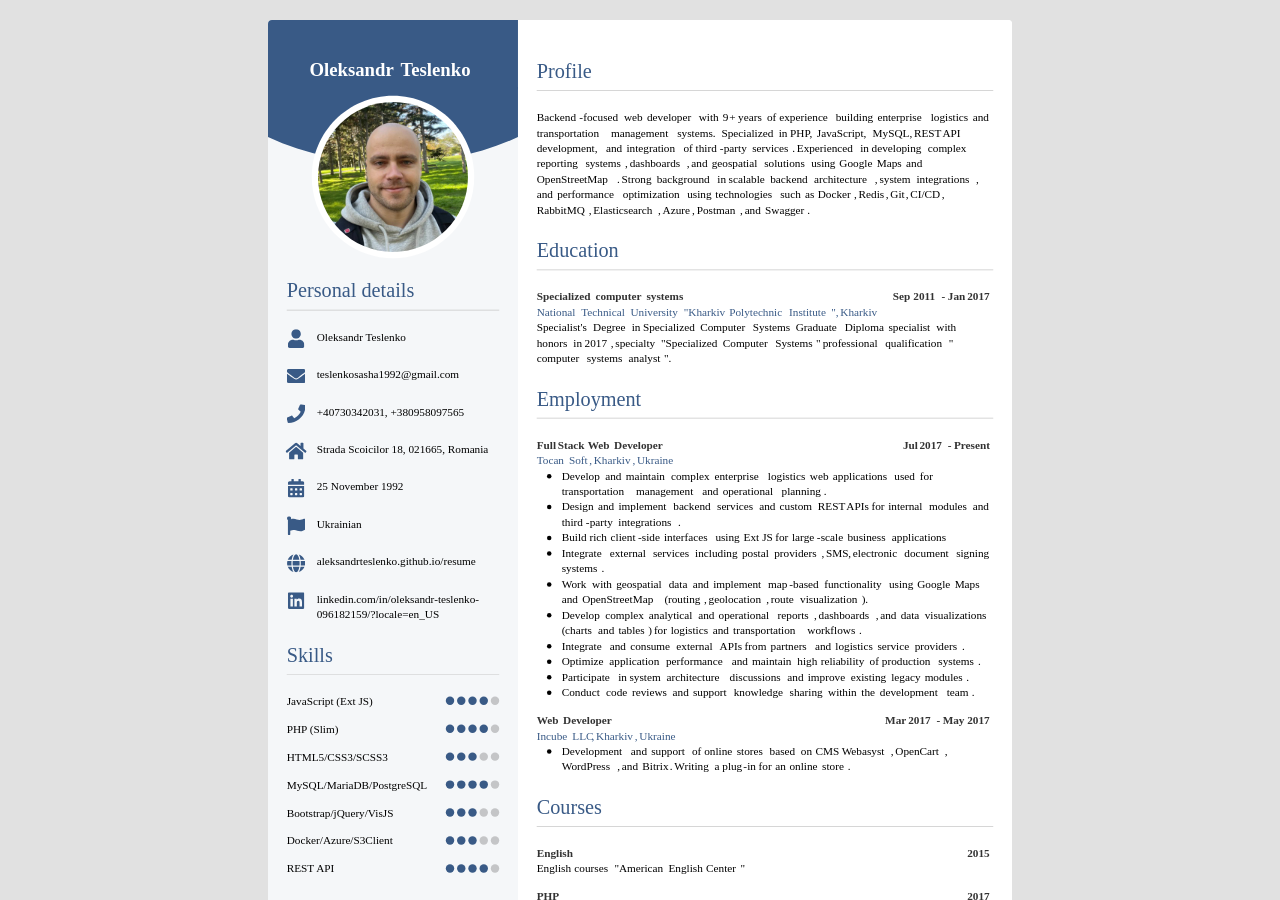
<file: arch/cv.html>
<!DOCTYPE html>
<html lang="en-GB">

<head>
    <title>Oleksandr Teslenko | Full Stack Web Developer | CV</title>
    <meta charset="UTF-8" />
    <meta name="viewport" content="width=device-width, initial-scale=1" />
    <meta name="author" content="Oleksandr Teslenko" />
    <meta name="robots" content="index, follow">
    <meta name="theme-color" content="#0f172a">
    <meta property="og:title" content="Oleksandr Teslenko — Full Stack Web Developer">
    <meta property="og:description" content="Professional full stack web developer portfolio">
    <meta property="og:image" content="https://aleksandrteslenko.github.io/resume/assets/img/preview.png">
    <meta property="og:url" content="https://aleksandrteslenko.github.io/resume">
    <meta property="og:type" content="website">
    
    <link rel="icon" href="./assets/icons/favicon.ico" sizes="any" type="image/x-icon">

    <style>
        @layer properties {
            @supports (((-webkit-hyphens:none)) and (not (margin-trim:inline))) or ((-moz-orient:inline) and (not (color:rgb(from red r g b)))) {

                *,
                :before,
                :after,
                ::backdrop {
                    --tw-translate-x: 0;
                    --tw-translate-y: 0;
                    --tw-translate-z: 0;
                    --tw-scale-x: 1;
                    --tw-scale-y: 1;
                    --tw-scale-z: 1;
                    --tw-rotate-x: initial;
                    --tw-rotate-y: initial;
                    --tw-rotate-z: initial;
                    --tw-skew-x: initial;
                    --tw-skew-y: initial;
                    --tw-scroll-snap-strictness: proximity;
                    --tw-space-y-reverse: 0;
                    --tw-space-x-reverse: 0;
                    --tw-divide-x-reverse: 0;
                    --tw-border-style: solid;
                    --tw-divide-y-reverse: 0;
                    --tw-leading: initial;
                    --tw-font-weight: initial;
                    --tw-tracking: initial;
                    --tw-shadow: 0 0 #0000;
                    --tw-shadow-color: initial;
                    --tw-shadow-alpha: 100%;
                    --tw-inset-shadow: 0 0 #0000;
                    --tw-inset-shadow-color: initial;
                    --tw-inset-shadow-alpha: 100%;
                    --tw-ring-color: initial;
                    --tw-ring-shadow: 0 0 #0000;
                    --tw-inset-ring-color: initial;
                    --tw-inset-ring-shadow: 0 0 #0000;
                    --tw-ring-inset: initial;
                    --tw-ring-offset-width: 0px;
                    --tw-ring-offset-color: #fff;
                    --tw-ring-offset-shadow: 0 0 #0000;
                    --tw-outline-style: solid;
                    --tw-blur: initial;
                    --tw-brightness: initial;
                    --tw-contrast: initial;
                    --tw-grayscale: initial;
                    --tw-hue-rotate: initial;
                    --tw-invert: initial;
                    --tw-opacity: initial;
                    --tw-saturate: initial;
                    --tw-sepia: initial;
                    --tw-drop-shadow: initial;
                    --tw-drop-shadow-color: initial;
                    --tw-drop-shadow-alpha: 100%;
                    --tw-drop-shadow-size: initial;
                    --tw-duration: initial;
                    --tw-ease: initial;
                    --tw-content: ""
                }
            }
        }

        @layer theme {

            :root,
            :host {
                --font-sans: var(--font-family-sans), ui-sans-serif, system-ui, sans-serif, "Apple Color Emoji", "Segoe UI Emoji", "Segoe UI Symbol", "Noto Color Emoji";
                --font-serif: ui-serif, Georgia, Cambria, "Times New Roman", Times, serif;
                --font-mono: ui-monospace, SFMono-Regular, Menlo, Monaco, Consolas, "Liberation Mono", "Courier New", monospace;
                --color-red-100: oklch(93.6% .032 17.717);
                --color-red-200: oklch(88.5% .062 18.334);
                --color-red-300: oklch(80.8% .114 19.571);
                --color-red-400: oklch(70.4% .191 22.216);
                --color-red-500: oklch(63.7% .237 25.331);
                --color-red-600: oklch(57.7% .245 27.325);
                --color-red-700: oklch(50.5% .213 27.518);
                --color-yellow-100: oklch(97.3% .071 103.193);
                --color-yellow-500: oklch(79.5% .184 86.047);
                --color-yellow-700: oklch(55.4% .135 66.442);
                --color-green-100: #e6f8f2;
                --color-green-500: #00b67a;
                --color-green-700: #006d49;
                --color-blue-500: oklch(62.3% .214 259.815);
                --color-purple-100: oklch(94.6% .033 307.174);
                --color-purple-700: oklch(49.6% .265 301.924);
                --color-gray-50: #fafafa;
                --color-gray-100: #f4f4f5;
                --color-gray-200: #e4e4e7;
                --color-gray-300: #d4d4d8;
                --color-gray-400: #a2a2a8;
                --color-gray-500: #6e6e76;
                --color-gray-600: #52525a;
                --color-gray-700: #3f3f45;
                --color-gray-800: #2e2e33;
                --color-gray-900: #1d1d20;
                --color-black: #000;
                --color-white: #fff;
                --spacing: .25rem;
                --container-md: 28rem;
                --container-xl: 36rem;
                --container-2xl: 42rem;
                --container-7xl: 80rem;
                --text-xs: .75rem;
                --text-xs--line-height: calc(1 / .75);
                --text-sm: .875rem;
                --text-sm--line-height: calc(1.25 / .875);
                --text-base: 1rem;
                --text-base--line-height: calc(1.5 / 1);
                --text-lg: 1.125rem;
                --text-lg--line-height: calc(1.75 / 1.125);
                --text-xl: 1.25rem;
                --text-xl--line-height: calc(1.75 / 1.25);
                --text-2xl: 1.5rem;
                --text-2xl--line-height: calc(2 / 1.5);
                --text-4xl: 2.25rem;
                --text-4xl--line-height: calc(2.5 / 2.25);
                --text-5xl: 3rem;
                --text-5xl--line-height: 1;
                --text-8xl: 6rem;
                --text-8xl--line-height: 1;
                --font-weight-light: 300;
                --font-weight-normal: 400;
                --font-weight-medium: 500;
                --font-weight-semibold: 600;
                --font-weight-bold: 700;
                --tracking-tight: -.025em;
                --tracking-normal: 0em;
                --tracking-wide: .025em;
                --leading-tight: 1.25;
                --leading-normal: 1.5;
                --radius-xs: .125rem;
                --radius-sm: .25rem;
                --radius-md: .375rem;
                --radius-lg: 8px;
                --ease-out: cubic-bezier(0, 0, .2, 1);
                --ease-in-out: cubic-bezier(.4, 0, .2, 1);
                --animate-spin: spin 1s linear infinite;
                --animate-pulse: pulse 2s cubic-bezier(.4, 0, .6, 1) infinite;
                --blur-xs: 4px;
                --blur-sm: 8px;
                --default-transition-duration: .15s;
                --default-transition-timing-function: cubic-bezier(.4, 0, .2, 1);
                --default-font-family: var(--font-sans);
                --default-mono-font-family: var(--font-mono);
                --radius: 5px;
                --color-brand-50: var(--color-brand-50);
                --color-brand-100: var(--color-brand-100);
                --color-brand-200: var(--color-brand-200);
                --color-brand-300: var(--color-brand-300);
                --color-brand-400: var(--color-brand-400);
                --color-brand-500: var(--color-brand-500);
                --color-brand-700: var(--color-brand-700);
                --color-background: var(--color-background);
                --font-header: var(--font-family-header), ui-sans-serif, system-ui, sans-serif, "Apple Color Emoji", "Segoe UI Emoji", "Segoe UI Symbol", "Noto Color Emoji";
                --spacing-1\.25: .3rem;
                --spacing-96: 24rem;
                --spacing-144: 36rem;
                --radius-brand: var(--border-radius);
                --radius-none: 0px;
                --radius-full: 9999px;
                --radius-large: 12px;
                --animate-progressBar: progressBar 1s linear;
                --animate-loadingBar: loadingBar 3s ease-in-out forwards;
                --animate-slideRight: slideRight .33s ease-out forwards;
                --animate-slideLeft: slideLeft .33s ease-out forwards;
                --animate-fadeIn-1\/3: fadeIn-1\/3 .15s ease-out forwards;
                --animate-fadeIn-full: fadeIn-full .15s ease-out forwards;
                --animate-fadeOut-full: fadeOut-full .15s ease-out forwards;
                --inset-sectionoffset: -1.4rem;
                --inset-recordoffset: -.9rem
            }
        }

        @layer base {

            *,
            :after,
            :before,
            ::backdrop {
                box-sizing: border-box;
                border: 0 solid;
                margin: 0;
                padding: 0
            }

            ::file-selector-button {
                box-sizing: border-box;
                border: 0 solid;
                margin: 0;
                padding: 0
            }

            html,
            :host {
                -webkit-text-size-adjust: 100%;
                tab-size: 4;
                line-height: 1.5;
                font-family: var(--default-font-family, ui-sans-serif, system-ui, sans-serif, "Apple Color Emoji", "Segoe UI Emoji", "Segoe UI Symbol", "Noto Color Emoji");
                font-feature-settings: var(--default-font-feature-settings, normal);
                font-variation-settings: var(--default-font-variation-settings, normal);
                -webkit-tap-highlight-color: transparent
            }

            hr {
                height: 0;
                color: inherit;
                border-top-width: 1px
            }

            abbr:where([title]) {
                -webkit-text-decoration: underline dotted;
                text-decoration: underline dotted
            }

            h1,
            h2,
            h3,
            h4,
            h5,
            h6 {
                font-size: inherit;
                font-weight: inherit
            }

            a {
                color: inherit;
                -webkit-text-decoration: inherit;
                -webkit-text-decoration: inherit;
                -webkit-text-decoration: inherit;
                text-decoration: inherit
            }

            b,
            strong {
                font-weight: bolder
            }

            code,
            kbd,
            samp,
            pre {
                font-family: var(--default-mono-font-family, ui-monospace, SFMono-Regular, Menlo, Monaco, Consolas, "Liberation Mono", "Courier New", monospace);
                font-feature-settings: var(--default-mono-font-feature-settings, normal);
                font-variation-settings: var(--default-mono-font-variation-settings, normal);
                font-size: 1em
            }

            small {
                font-size: 80%
            }

            sub,
            sup {
                vertical-align: baseline;
                font-size: 75%;
                line-height: 0;
                position: relative
            }

            sub {
                bottom: -.25em
            }

            sup {
                top: -.5em
            }

            table {
                text-indent: 0;
                border-color: inherit;
                border-collapse: collapse
            }

            :-moz-focusring {
                outline: auto
            }

            progress {
                vertical-align: baseline
            }

            summary {
                display: list-item
            }

            ol,
            ul,
            menu {
                list-style: none
            }

            img,
            svg,
            video,
            canvas,
            audio,
            iframe,
            embed,
            object {
                vertical-align: middle;
                display: block
            }

            img,
            video {
                max-width: 100%;
                height: auto
            }

            button,
            input,
            select,
            optgroup,
            textarea {
                font: inherit;
                font-feature-settings: inherit;
                font-variation-settings: inherit;
                letter-spacing: inherit;
                color: inherit;
                opacity: 1;
                background-color: #0000;
                border-radius: 0
            }

            ::file-selector-button {
                font: inherit;
                font-feature-settings: inherit;
                font-variation-settings: inherit;
                letter-spacing: inherit;
                color: inherit;
                opacity: 1;
                background-color: #0000;
                border-radius: 0
            }

            :where(select:is([multiple], [size])) optgroup {
                font-weight: bolder
            }

            :where(select:is([multiple], [size])) optgroup option {
                padding-inline-start: 20px
            }

            ::file-selector-button {
                margin-inline-end: 4px
            }

            ::placeholder {
                opacity: 1
            }

            @supports (not ((-webkit-appearance:-apple-pay-button))) or (contain-intrinsic-size:1px) {
                ::placeholder {
                    color: currentColor
                }

                @supports (color:color-mix(in lab, red, red)) {
                    ::placeholder {
                        color: color-mix(in oklab, currentcolor 50%, transparent)
                    }
                }
            }

            textarea {
                resize: vertical
            }

            ::-webkit-search-decoration {
                -webkit-appearance: none
            }

            ::-webkit-date-and-time-value {
                min-height: 1lh;
                text-align: inherit
            }

            ::-webkit-datetime-edit {
                display: inline-flex
            }

            ::-webkit-datetime-edit-fields-wrapper {
                padding: 0
            }

            ::-webkit-datetime-edit {
                padding-block: 0
            }

            ::-webkit-datetime-edit-year-field {
                padding-block: 0
            }

            ::-webkit-datetime-edit-month-field {
                padding-block: 0
            }

            ::-webkit-datetime-edit-day-field {
                padding-block: 0
            }

            ::-webkit-datetime-edit-hour-field {
                padding-block: 0
            }

            ::-webkit-datetime-edit-minute-field {
                padding-block: 0
            }

            ::-webkit-datetime-edit-second-field {
                padding-block: 0
            }

            ::-webkit-datetime-edit-millisecond-field {
                padding-block: 0
            }

            ::-webkit-datetime-edit-meridiem-field {
                padding-block: 0
            }

            ::-webkit-calendar-picker-indicator {
                line-height: 1
            }

            :-moz-ui-invalid {
                box-shadow: none
            }

            button,
            input:where([type=button], [type=reset], [type=submit]) {
                appearance: button
            }

            ::file-selector-button {
                appearance: button
            }

            ::-webkit-inner-spin-button {
                height: auto
            }

            ::-webkit-outer-spin-button {
                height: auto
            }

            [hidden]:where(:not([hidden=until-found])) {
                display: none !important
            }

            a[href],
            area[href],
            input:not([disabled]),
            select:not([disabled]),
            textarea:not([disabled]),
            button:not([disabled]),
            iframe,
            [tabindex],
            [contentEditable="true"] {
                outline: none
            }

            hr {
                color: #e4e4e7
            }

            html {
                -webkit-tap-highlight-color: #0000
            }

            body {
                color: #1d1d20
            }

            @media print {
                .document-preview {
                    /* visibility: hidden; */
                    /* display: none */
                }
            }

            input.hide-calendar::-webkit-calendar-picker-indicator {
                display: none !important
            }

            input.hide-spinners::-webkit-inner-spin-button {
                display: none !important
            }

            input:disabled {
                -webkit-text-fill-color: currentcolor;
                opacity: 1
            }

            button:not(:disabled),
            [role=button]:not(:disabled) {
                cursor: pointer
            }

            input::placeholder,
            textarea::placeholder {
                color: var(--color-gray-400)
            }
        }

        @layer components;

        @layer utilities {
            .pointer-events-none {
                pointer-events: none
            }

            .collapse {
                visibility: collapse
            }

            .invisible {
                visibility: hidden
            }

            .visible {
                visibility: visible
            }

            .sr-only {
                clip-path: inset(50%);
                white-space: nowrap;
                border-width: 0;
                width: 1px;
                height: 1px;
                margin: -1px;
                padding: 0;
                position: absolute;
                overflow: hidden
            }

            .absolute {
                position: absolute
            }

            .fixed {
                position: fixed
            }

            .relative {
                position: relative
            }

            .static {
                position: static
            }

            .sticky {
                position: sticky
            }

            .inset-0 {
                inset: calc(var(--spacing) * 0)
            }

            .start {
                inset-inline-start: var(--spacing)
            }

            .start-0 {
                inset-inline-start: calc(var(--spacing) * 0)
            }

            .start-1\/2 {
                inset-inline-start: 50%
            }

            .start-3 {
                inset-inline-start: calc(var(--spacing) * 3)
            }

            .start-5 {
                inset-inline-start: calc(var(--spacing) * 5)
            }

            .start-full {
                inset-inline-start: 100%
            }

            .start-recordoffset {
                inset-inline-start: var(--inset-recordoffset)
            }

            .start-sectionoffset {
                inset-inline-start: var(--inset-sectionoffset)
            }

            .end {
                inset-inline-end: var(--spacing)
            }

            .end-0 {
                inset-inline-end: calc(var(--spacing) * 0)
            }

            .end-2 {
                inset-inline-end: calc(var(--spacing) * 2)
            }

            .end-3 {
                inset-inline-end: calc(var(--spacing) * 3)
            }

            .end-16 {
                inset-inline-end: calc(var(--spacing) * 16)
            }

            .end-24 {
                inset-inline-end: calc(var(--spacing) * 24)
            }

            .-top-0\.5 {
                top: calc(var(--spacing) * -.5)
            }

            .-top-1 {
                top: calc(var(--spacing) * -1)
            }

            .-top-\[5px\] {
                top: -5px
            }

            .-top-px {
                top: -1px
            }

            .top-0 {
                top: calc(var(--spacing) * 0)
            }

            .top-1\.75 {
                top: calc(var(--spacing) * 1.75)
            }

            .top-1\/2 {
                top: 50%
            }

            .top-2 {
                top: calc(var(--spacing) * 2)
            }

            .top-5 {
                top: calc(var(--spacing) * 5)
            }

            .top-7 {
                top: calc(var(--spacing) * 7)
            }

            .top-12 {
                top: calc(var(--spacing) * 12)
            }

            .top-auto {
                top: auto
            }

            .top-px {
                top: 1px
            }

            .-right-1 {
                right: calc(var(--spacing) * -1)
            }

            .-right-\[5px\] {
                right: -5px
            }

            .right-0 {
                right: calc(var(--spacing) * 0)
            }

            .right-2 {
                right: calc(var(--spacing) * 2)
            }

            .right-4 {
                right: calc(var(--spacing) * 4)
            }

            .right-px {
                right: 1px
            }

            .-bottom-3 {
                bottom: calc(var(--spacing) * -3)
            }

            .-bottom-\[5px\] {
                bottom: -5px
            }

            .bottom-0 {
                bottom: calc(var(--spacing) * 0)
            }

            .bottom-2 {
                bottom: calc(var(--spacing) * 2)
            }

            .bottom-3 {
                bottom: calc(var(--spacing) * 3)
            }

            .bottom-20 {
                bottom: calc(var(--spacing) * 20)
            }

            .bottom-px {
                bottom: 1px
            }

            .-left-\[5px\] {
                left: -5px
            }

            .left-0 {
                left: calc(var(--spacing) * 0)
            }

            .left-1\/2 {
                left: 50%
            }

            .left-2 {
                left: calc(var(--spacing) * 2)
            }

            .left-px {
                left: 1px
            }

            .z-1 {
                z-index: 1
            }

            .z-2 {
                z-index: 2
            }

            .z-5 {
                z-index: 5
            }

            .z-10 {
                z-index: 10
            }

            .z-20 {
                z-index: 20
            }

            .z-40 {
                z-index: 40
            }

            .z-50 {
                z-index: 50
            }

            .z-51 {
                z-index: 51
            }

            .z-52 {
                z-index: 52
            }

            .z-60 {
                z-index: 60
            }

            .z-61 {
                z-index: 61
            }

            .z-100 {
                z-index: 100
            }

            .container {
                width: 100%
            }

            @media (min-width:40rem) {
                .container {
                    max-width: 40rem
                }
            }

            @media (min-width:48rem) {
                .container {
                    max-width: 48rem
                }
            }

            @media (min-width:64rem) {
                .container {
                    max-width: 64rem
                }
            }

            @media (min-width:80rem) {
                .container {
                    max-width: 80rem
                }
            }

            @media (min-width:96rem) {
                .container {
                    max-width: 96rem
                }
            }

            .-m-2 {
                margin: calc(var(--spacing) * -2)
            }

            .-m-5 {
                margin: calc(var(--spacing) * -5)
            }

            .m-1 {
                margin: calc(var(--spacing) * 1)
            }

            .m-2 {
                margin: calc(var(--spacing) * 2)
            }

            .m-3 {
                margin: calc(var(--spacing) * 3)
            }

            .m-4 {
                margin: calc(var(--spacing) * 4)
            }

            .container {
                width: 100%;
                max-width: 1150px;
                padding-inline: calc(var(--spacing) * 5);
                margin-inline: auto
            }

            .container-narrow {
                width: 100%;
                max-width: 864px;
                padding-inline: calc(var(--spacing) * 5);
                margin-inline: auto
            }

            .-mx-1 {
                margin-inline: calc(var(--spacing) * -1)
            }

            .-mx-2 {
                margin-inline: calc(var(--spacing) * -2)
            }

            .-mx-5 {
                margin-inline: calc(var(--spacing) * -5)
            }

            .mx-2 {
                margin-inline: calc(var(--spacing) * 2)
            }

            .mx-3 {
                margin-inline: calc(var(--spacing) * 3)
            }

            .mx-4 {
                margin-inline: calc(var(--spacing) * 4)
            }

            .mx-5 {
                margin-inline: calc(var(--spacing) * 5)
            }

            .mx-auto {
                margin-inline: auto
            }

            .-my-1 {
                margin-block: calc(var(--spacing) * -1)
            }

            .-my-2 {
                margin-block: calc(var(--spacing) * -2)
            }

            .my-0\.5 {
                margin-block: calc(var(--spacing) * .5)
            }

            .my-1 {
                margin-block: calc(var(--spacing) * 1)
            }

            .my-2 {
                margin-block: calc(var(--spacing) * 2)
            }

            .my-3 {
                margin-block: calc(var(--spacing) * 3)
            }

            .my-4 {
                margin-block: calc(var(--spacing) * 4)
            }

            .my-5 {
                margin-block: calc(var(--spacing) * 5)
            }

            .my-6 {
                margin-block: calc(var(--spacing) * 6)
            }

            .my-24 {
                margin-block: calc(var(--spacing) * 24)
            }

            .-ms-1 {
                margin-inline-start: calc(var(--spacing) * -1)
            }

            .ms-0\.5 {
                margin-inline-start: calc(var(--spacing) * .5)
            }

            .ms-1 {
                margin-inline-start: calc(var(--spacing) * 1)
            }

            .ms-1\.5 {
                margin-inline-start: calc(var(--spacing) * 1.5)
            }

            .ms-2 {
                margin-inline-start: calc(var(--spacing) * 2)
            }

            .ms-2\.5 {
                margin-inline-start: calc(var(--spacing) * 2.5)
            }

            .ms-3 {
                margin-inline-start: calc(var(--spacing) * 3)
            }

            .ms-3\.5 {
                margin-inline-start: calc(var(--spacing) * 3.5)
            }

            .ms-4 {
                margin-inline-start: calc(var(--spacing) * 4)
            }

            .ms-5 {
                margin-inline-start: calc(var(--spacing) * 5)
            }

            .ms-auto {
                margin-inline-start: auto
            }

            .me-0 {
                margin-inline-end: calc(var(--spacing) * 0)
            }

            .me-0\.5 {
                margin-inline-end: calc(var(--spacing) * .5)
            }

            .me-1 {
                margin-inline-end: calc(var(--spacing) * 1)
            }

            .me-1\.5 {
                margin-inline-end: calc(var(--spacing) * 1.5)
            }

            .me-2 {
                margin-inline-end: calc(var(--spacing) * 2)
            }

            .me-2\.5 {
                margin-inline-end: calc(var(--spacing) * 2.5)
            }

            .me-3 {
                margin-inline-end: calc(var(--spacing) * 3)
            }

            .me-3\.5 {
                margin-inline-end: calc(var(--spacing) * 3.5)
            }

            .me-4 {
                margin-inline-end: calc(var(--spacing) * 4)
            }

            .me-5 {
                margin-inline-end: calc(var(--spacing) * 5)
            }

            .me-6 {
                margin-inline-end: calc(var(--spacing) * 6)
            }

            .me-auto {
                margin-inline-end: auto
            }

            .-mt-1 {
                margin-top: calc(var(--spacing) * -1)
            }

            .-mt-2 {
                margin-top: calc(var(--spacing) * -2)
            }

            .-mt-4 {
                margin-top: calc(var(--spacing) * -4)
            }

            .-mt-5 {
                margin-top: calc(var(--spacing) * -5)
            }

            .mt-1 {
                margin-top: calc(var(--spacing) * 1)
            }

            .mt-1\.25 {
                margin-top: var(--spacing-1\.25)
            }

            .mt-2 {
                margin-top: calc(var(--spacing) * 2)
            }

            .mt-3 {
                margin-top: calc(var(--spacing) * 3)
            }

            .mt-4 {
                margin-top: calc(var(--spacing) * 4)
            }

            .mt-5 {
                margin-top: calc(var(--spacing) * 5)
            }

            .mt-6 {
                margin-top: calc(var(--spacing) * 6)
            }

            .mt-7 {
                margin-top: calc(var(--spacing) * 7)
            }

            .mt-8 {
                margin-top: calc(var(--spacing) * 8)
            }

            .mt-10 {
                margin-top: calc(var(--spacing) * 10)
            }

            .mt-12 {
                margin-top: calc(var(--spacing) * 12)
            }

            .mt-\[4\.3rem\] {
                margin-top: 4.3rem
            }

            .mt-px {
                margin-top: 1px
            }

            .mr-1 {
                margin-right: calc(var(--spacing) * 1)
            }

            .mr-2 {
                margin-right: calc(var(--spacing) * 2)
            }

            .-mb-1 {
                margin-bottom: calc(var(--spacing) * -1)
            }

            .-mb-3 {
                margin-bottom: calc(var(--spacing) * -3)
            }

            .mb-0 {
                margin-bottom: calc(var(--spacing) * 0)
            }

            .mb-1 {
                margin-bottom: calc(var(--spacing) * 1)
            }

            .mb-2 {
                margin-bottom: calc(var(--spacing) * 2)
            }

            .mb-3 {
                margin-bottom: calc(var(--spacing) * 3)
            }

            .mb-4 {
                margin-bottom: calc(var(--spacing) * 4)
            }

            .mb-5 {
                margin-bottom: calc(var(--spacing) * 5)
            }

            .mb-6 {
                margin-bottom: calc(var(--spacing) * 6)
            }

            .mb-10 {
                margin-bottom: calc(var(--spacing) * 10)
            }

            .mb-12 {
                margin-bottom: calc(var(--spacing) * 12)
            }

            .mb-36 {
                margin-bottom: calc(var(--spacing) * 36)
            }

            .mb-40 {
                margin-bottom: calc(var(--spacing) * 40)
            }

            .-ml-1 {
                margin-left: calc(var(--spacing) * -1)
            }

            .ml-auto {
                margin-left: auto
            }

            .box-border {
                box-sizing: border-box
            }

            .box-content {
                box-sizing: content-box
            }

            .block {
                display: block
            }

            .flex {
                display: flex
            }

            .grid {
                display: grid
            }

            .hidden {
                display: none
            }

            .inline {
                display: inline
            }

            .inline-block {
                display: inline-block
            }

            .inline-flex {
                display: inline-flex
            }

            .list-item {
                display: list-item
            }

            .h-0 {
                height: calc(var(--spacing) * 0)
            }

            .h-1 {
                height: calc(var(--spacing) * 1)
            }

            .h-2 {
                height: calc(var(--spacing) * 2)
            }

            .h-3 {
                height: calc(var(--spacing) * 3)
            }

            .h-3\.5 {
                height: calc(var(--spacing) * 3.5)
            }

            .h-4 {
                height: calc(var(--spacing) * 4)
            }

            .h-5 {
                height: calc(var(--spacing) * 5)
            }

            .h-5\! {
                height: calc(var(--spacing) * 5) !important
            }

            .h-6 {
                height: calc(var(--spacing) * 6)
            }

            .h-7 {
                height: calc(var(--spacing) * 7)
            }

            .h-8 {
                height: calc(var(--spacing) * 8)
            }

            .h-10 {
                height: calc(var(--spacing) * 10)
            }

            .h-12 {
                height: calc(var(--spacing) * 12)
            }

            .h-13\.5 {
                height: calc(var(--spacing) * 13.5)
            }

            .h-14 {
                height: calc(var(--spacing) * 14)
            }

            .h-20 {
                height: calc(var(--spacing) * 20)
            }

            .h-24 {
                height: calc(var(--spacing) * 24)
            }

            .h-32 {
                height: calc(var(--spacing) * 32)
            }

            .h-40 {
                height: calc(var(--spacing) * 40)
            }

            .h-48 {
                height: calc(var(--spacing) * 48)
            }

            .h-96 {
                height: var(--spacing-96)
            }

            .h-\[2\.115rem\] {
                height: 2.115rem
            }

            .h-\[2\.125rem\] {
                height: 2.125rem
            }

            .h-\[3\.615rem\] {
                height: 3.615rem
            }

            .h-\[30px\] {
                height: 30px
            }

            .h-\[42px\] {
                height: 42px
            }

            .h-full {
                height: 100%
            }

            .h-px {
                height: 1px
            }

            .h-screen {
                height: auto
            }

            .max-h-0 {
                max-height: calc(var(--spacing) * 0)
            }

            .max-h-10 {
                max-height: calc(var(--spacing) * 10)
            }

            .max-h-60 {
                max-height: calc(var(--spacing) * 60)
            }

            .max-h-96 {
                max-height: var(--spacing-96)
            }

            .max-h-\[30rem\] {
                max-height: 30rem
            }

            .max-h-\[80vh\] {
                max-height: 80vh
            }

            .max-h-\[175px\] {
                max-height: 175px
            }

            .max-h-\[calc\(100dvh-1rem\)\] {
                max-height: calc(100dvh - 1rem)
            }

            .max-h-\[calc\(100dvh-4\.5rem\)\] {
                max-height: calc(100dvh - 4.5rem)
            }

            .max-h-\[calc\(100dvh-6rem\)\] {
                max-height: calc(100dvh - 6rem)
            }

            .max-h-full {
                max-height: 100%
            }

            .min-h-0 {
                min-height: calc(var(--spacing) * 0)
            }

            .min-h-12 {
                min-height: calc(var(--spacing) * 12)
            }

            .min-h-\[calc\(100vh-194px\)\] {
                min-height: calc(100vh - 194px)
            }

            .min-h-full {
                min-height: 100%
            }

            .min-h-screen {
                min-height: auto
            }

            .expansion-container-5 {
                width: calc(100% + 1.25rem);
                padding-inline-end: 1.25rem
            }

            .w-0 {
                width: calc(var(--spacing) * 0)
            }

            .w-1\/2 {
                width: 50%
            }

            .w-1\/3 {
                width: 33.3333%
            }

            .w-1\/4 {
                width: 25%
            }

            .w-1\/5 {
                width: 20%
            }

            .w-2 {
                width: calc(var(--spacing) * 2)
            }

            .w-2\/3 {
                width: 66.6667%
            }

            .w-2\/5 {
                width: 40%
            }

            .w-3 {
                width: calc(var(--spacing) * 3)
            }

            .w-3\.5 {
                width: calc(var(--spacing) * 3.5)
            }

            .w-3\/5 {
                width: 60%
            }

            .w-4 {
                width: calc(var(--spacing) * 4)
            }

            .w-4\/5 {
                width: 80%
            }

            .w-5 {
                width: calc(var(--spacing) * 5)
            }

            .w-5\! {
                width: calc(var(--spacing) * 5) !important
            }

            .w-6 {
                width: calc(var(--spacing) * 6)
            }

            .w-7 {
                width: calc(var(--spacing) * 7)
            }

            .w-8 {
                width: calc(var(--spacing) * 8)
            }

            .w-10 {
                width: calc(var(--spacing) * 10)
            }

            .w-12 {
                width: calc(var(--spacing) * 12)
            }

            .w-14 {
                width: calc(var(--spacing) * 14)
            }

            .w-16 {
                width: calc(var(--spacing) * 16)
            }

            .w-24 {
                width: calc(var(--spacing) * 24)
            }

            .w-32 {
                width: calc(var(--spacing) * 32)
            }

            .w-40 {
                width: calc(var(--spacing) * 40)
            }

            .w-48 {
                width: calc(var(--spacing) * 48)
            }

            .w-64 {
                width: calc(var(--spacing) * 64)
            }

            .w-87 {
                width: calc(var(--spacing) * 87)
            }

            .w-\[16rem\] {
                width: 16rem
            }

            .w-\[46px\] {
                width: 46px
            }

            .w-\[calc\(0\.7071067811865475\*3rem\)\] {
                width: 2.12132rem
            }

            .w-fit {
                width: fit-content
            }

            .w-full {
                width: 100%
            }

            .w-max {
                width: max-content
            }

            .w-min {
                width: min-content
            }

            .w-px {
                width: 1px
            }

            .w-screen {
                width: 100vw
            }

            .max-w-2xl {
                max-width: var(--container-2xl)
            }

            .max-w-7xl {
                max-width: var(--container-7xl)
            }

            .max-w-32 {
                max-width: calc(var(--spacing) * 32)
            }

            .max-w-48 {
                max-width: calc(var(--spacing) * 48)
            }

            .max-w-60 {
                max-width: calc(var(--spacing) * 60)
            }

            .max-w-64 {
                max-width: calc(var(--spacing) * 64)
            }

            .max-w-80 {
                max-width: calc(var(--spacing) * 80)
            }

            .max-w-\[calc\(100\%-2\.5rem\)\] {
                max-width: calc(100% - 2.5rem)
            }

            .max-w-full {
                max-width: 100%
            }

            .max-w-md {
                max-width: var(--container-md)
            }

            .max-w-prose {
                max-width: 65ch
            }

            .max-w-xl {
                max-width: var(--container-xl)
            }

            .min-w-0 {
                min-width: calc(var(--spacing) * 0)
            }

            .min-w-8 {
                min-width: calc(var(--spacing) * 8)
            }

            .min-w-12 {
                min-width: calc(var(--spacing) * 12)
            }

            .min-w-64 {
                min-width: calc(var(--spacing) * 64)
            }

            .min-w-auto {
                min-width: auto
            }

            .min-w-full {
                min-width: 100%
            }

            .min-w-max {
                min-width: max-content
            }

            .flex-1 {
                flex: 1
            }

            .flex-auto {
                flex: auto
            }

            .flex-equal-width {
                flex: 1 0
            }

            .shrink-0 {
                flex-shrink: 0
            }

            .grow {
                flex-grow: 1
            }

            .basis-1\/5 {
                flex-basis: 20%
            }

            .basis-4\/5 {
                flex-basis: 80%
            }

            .-translate-x-1\/2 {
                --tw-translate-x: calc(calc(1 / 2 * 100%) * -1);
                translate: var(--tw-translate-x) var(--tw-translate-y)
            }

            .-translate-x-4 {
                --tw-translate-x: calc(var(--spacing) * -4);
                translate: var(--tw-translate-x) var(--tw-translate-y)
            }

            .-translate-x-\[8px\] {
                --tw-translate-x: calc(8px * -1);
                translate: var(--tw-translate-x) var(--tw-translate-y)
            }

            .-translate-x-\[12px\] {
                --tw-translate-x: calc(12px * -1);
                translate: var(--tw-translate-x) var(--tw-translate-y)
            }

            .-translate-x-\[24px\] {
                --tw-translate-x: calc(24px * -1);
                translate: var(--tw-translate-x) var(--tw-translate-y)
            }

            .translate-x-4 {
                --tw-translate-x: calc(var(--spacing) * 4);
                translate: var(--tw-translate-x) var(--tw-translate-y)
            }

            .translate-x-\[8px\] {
                --tw-translate-x: 8px;
                translate: var(--tw-translate-x) var(--tw-translate-y)
            }

            .translate-x-\[12px\] {
                --tw-translate-x: 12px;
                translate: var(--tw-translate-x) var(--tw-translate-y)
            }

            .translate-x-\[24px\] {
                --tw-translate-x: 24px;
                translate: var(--tw-translate-x) var(--tw-translate-y)
            }

            .-translate-y-1\/2 {
                --tw-translate-y: calc(calc(1 / 2 * 100%) * -1);
                translate: var(--tw-translate-x) var(--tw-translate-y)
            }

            .-translate-y-\[calc\(100\%\+0\.5rem\)\] {
                --tw-translate-y: calc(calc(100% + .5rem) * -1);
                translate: var(--tw-translate-x) var(--tw-translate-y)
            }

            .translate-y-0\.5 {
                --tw-translate-y: calc(var(--spacing) * .5);
                translate: var(--tw-translate-x) var(--tw-translate-y)
            }

            .translate-y-1\/2 {
                --tw-translate-y: calc(1 / 2 * 100%);
                translate: var(--tw-translate-x) var(--tw-translate-y)
            }

            .translate-y-\[\.0625rem\] {
                --tw-translate-y: .0625rem;
                translate: var(--tw-translate-x) var(--tw-translate-y)
            }

            .translate-y-full {
                --tw-translate-y: 100%;
                translate: var(--tw-translate-x) var(--tw-translate-y)
            }

            .scale-90 {
                --tw-scale-x: 90%;
                --tw-scale-y: 90%;
                --tw-scale-z: 90%;
                scale: var(--tw-scale-x) var(--tw-scale-y)
            }

            .scale-100 {
                --tw-scale-x: 100%;
                --tw-scale-y: 100%;
                --tw-scale-z: 100%;
                scale: var(--tw-scale-x) var(--tw-scale-y)
            }

            .scale-y-150 {
                --tw-scale-y: 150%;
                scale: var(--tw-scale-x) var(--tw-scale-y)
            }

            .scale-x-invert {
                --tw-scale-x: -1;
                --tw-scale-y: 1;
                transform: scale(var(--tw-scale-x), var(--tw-scale-y))
            }

            .scale-y-invert {
                --tw-scale-x: 1;
                --tw-scale-y: -1;
                transform: scale(var(--tw-scale-x), var(--tw-scale-y))
            }

            .rotate-45 {
                rotate: 45deg
            }

            .rotate-180 {
                rotate: 180deg
            }

            .transform {
                transform: var(--tw-rotate-x, ) var(--tw-rotate-y, ) var(--tw-rotate-z, ) var(--tw-skew-x, ) var(--tw-skew-y, )
            }

            .transform-gpu {
                transform: translateZ(0) var(--tw-rotate-x, ) var(--tw-rotate-y, ) var(--tw-rotate-z, ) var(--tw-skew-x, ) var(--tw-skew-y, )
            }

            .animate-fadeIn-1\/3 {
                animation: var(--animate-fadeIn-1\/3)
            }

            .animate-fadeIn-full {
                animation: var(--animate-fadeIn-full)
            }

            .animate-fadeOut-full {
                animation: var(--animate-fadeOut-full)
            }

            .animate-loadingBar {
                animation: var(--animate-loadingBar)
            }

            .animate-progressBar {
                animation: var(--animate-progressBar)
            }

            .animate-pulse {
                animation: var(--animate-pulse)
            }

            .animate-spin {
                animation: var(--animate-spin)
            }

            .spin {
                animation: 1s linear infinite rotate
            }

            .cursor-default {
                cursor: default
            }

            .cursor-default\! {
                cursor: default !important
            }

            .cursor-grab {
                cursor: grab
            }

            .cursor-grabbing {
                cursor: grabbing
            }

            .cursor-not-allowed {
                cursor: not-allowed
            }

            .cursor-pointer {
                cursor: pointer
            }

            .cursor-text {
                cursor: text
            }

            .cursor-zoom-in {
                cursor: zoom-in
            }

            .cursor-zoom-out {
                cursor: zoom-out
            }

            .touch-none {
                touch-action: none
            }

            .resize {
                resize: both
            }

            .resize-none {
                resize: none
            }

            .snap-x {
                scroll-snap-type: x var(--tw-scroll-snap-strictness)
            }

            .snap-mandatory {
                --tw-scroll-snap-strictness: mandatory
            }

            .snap-center {
                scroll-snap-align: center;
                scroll-snap-align: center
            }

            .list-decimal {
                list-style-type: decimal
            }

            .list-disc {
                list-style-type: disc
            }

            .appearance-none {
                appearance: none
            }

            .\!grid-cols-\[repeat\(var\(--amount-items\)\,minmax\(0\,1fr\)\)\] {
                grid-template-columns: repeat(var(--amount-items), minmax(0, 1fr)) !important
            }

            .grid-cols-2 {
                grid-template-columns: repeat(2, minmax(0, 1fr))
            }

            .flex-col {
                flex-direction: column
            }

            .flex-col-reverse {
                flex-direction: column-reverse
            }

            .flex-row {
                flex-direction: row
            }

            .flex-row-reverse {
                flex-direction: row-reverse
            }

            .flex-wrap {
                flex-wrap: wrap
            }

            .flex-wrap-reverse {
                flex-wrap: wrap-reverse
            }

            .content-start {
                align-content: flex-start
            }

            .items-center {
                align-items: center
            }

            .items-end {
                align-items: flex-end
            }

            .items-start {
                align-items: flex-start
            }

            .items-stretch {
                align-items: stretch
            }

            .justify-around {
                justify-content: space-around
            }

            .justify-between {
                justify-content: space-between
            }

            .justify-center {
                justify-content: center
            }

            .justify-end {
                justify-content: flex-end
            }

            .justify-start {
                justify-content: flex-start
            }

            .justify-start\! {
                justify-content: flex-start !important
            }

            .gap-1 {
                gap: calc(var(--spacing) * 1)
            }

            .gap-2 {
                gap: calc(var(--spacing) * 2)
            }

            .gap-3 {
                gap: calc(var(--spacing) * 3)
            }

            .gap-4 {
                gap: calc(var(--spacing) * 4)
            }

            :where(.space-y-2>:not(:last-child)) {
                --tw-space-y-reverse: 0;
                margin-block-start: calc(calc(var(--spacing) * 2) * var(--tw-space-y-reverse));
                margin-block-end: calc(calc(var(--spacing) * 2) * calc(1 - var(--tw-space-y-reverse)))
            }

            :where(.space-y-3>:not(:last-child)) {
                --tw-space-y-reverse: 0;
                margin-block-start: calc(calc(var(--spacing) * 3) * var(--tw-space-y-reverse));
                margin-block-end: calc(calc(var(--spacing) * 3) * calc(1 - var(--tw-space-y-reverse)))
            }

            .gap-x-2 {
                column-gap: calc(var(--spacing) * 2)
            }

            :where(.space-x-1>:not(:last-child)) {
                --tw-space-x-reverse: 0;
                margin-inline-start: calc(calc(var(--spacing) * 1) * var(--tw-space-x-reverse));
                margin-inline-end: calc(calc(var(--spacing) * 1) * calc(1 - var(--tw-space-x-reverse)))
            }

            :where(.space-x-2>:not(:last-child)) {
                --tw-space-x-reverse: 0;
                margin-inline-start: calc(calc(var(--spacing) * 2) * var(--tw-space-x-reverse));
                margin-inline-end: calc(calc(var(--spacing) * 2) * calc(1 - var(--tw-space-x-reverse)))
            }

            :where(.space-x-4>:not(:last-child)) {
                --tw-space-x-reverse: 0;
                margin-inline-start: calc(calc(var(--spacing) * 4) * var(--tw-space-x-reverse));
                margin-inline-end: calc(calc(var(--spacing) * 4) * calc(1 - var(--tw-space-x-reverse)))
            }

            :where(.space-x-7>:not(:last-child)) {
                --tw-space-x-reverse: 0;
                margin-inline-start: calc(calc(var(--spacing) * 7) * var(--tw-space-x-reverse));
                margin-inline-end: calc(calc(var(--spacing) * 7) * calc(1 - var(--tw-space-x-reverse)))
            }

            :where(.divide-x>:not(:last-child)) {
                --tw-divide-x-reverse: 0;
                border-inline-style: var(--tw-border-style);
                border-inline-start-width: calc(1px * var(--tw-divide-x-reverse));
                border-inline-end-width: calc(1px * calc(1 - var(--tw-divide-x-reverse)))
            }

            :where(.divide-y>:not(:last-child)) {
                --tw-divide-y-reverse: 0;
                border-bottom-style: var(--tw-border-style);
                border-top-style: var(--tw-border-style);
                border-top-width: calc(1px * var(--tw-divide-y-reverse));
                border-bottom-width: calc(1px * calc(1 - var(--tw-divide-y-reverse)))
            }

            :where(.divide-gray-300>:not(:last-child)) {
                border-color: var(--color-gray-300)
            }

            .place-self-center {
                place-self: center
            }

            .self-center {
                align-self: center
            }

            .self-end {
                align-self: flex-end
            }

            .self-start {
                align-self: flex-start
            }

            .truncate {
                text-overflow: ellipsis;
                white-space: nowrap;
                overflow: hidden
            }

            .overflow-auto {
                overflow: auto
            }

            .overflow-hidden {
                overflow: hidden
            }

            .overflow-visible {
                overflow: visible
            }

            .overflow-x-auto {
                overflow-x: auto
            }

            .overflow-x-hidden {
                overflow-x: hidden
            }

            .overflow-y-auto {
                overflow-y: auto
            }

            .rounded {
                border-radius: var(--radius)
            }

            .rounded-\[2px\] {
                border-radius: 2px
            }

            .rounded-brand {
                border-radius: var(--radius-brand)
            }

            .rounded-full {
                border-radius: var(--radius-full)
            }

            .rounded-large {
                border-radius: var(--radius-large)
            }

            .rounded-lg {
                border-radius: var(--radius-lg)
            }

            .rounded-md {
                border-radius: var(--radius-md)
            }

            .rounded-none {
                border-radius: var(--radius-none)
            }

            .rounded-sm {
                border-radius: var(--radius-sm)
            }

            .rounded-xs {
                border-radius: var(--radius-xs)
            }

            .rounded-s-none {
                border-start-start-radius: var(--radius-none);
                border-end-start-radius: var(--radius-none)
            }

            .rounded-e-none {
                border-start-end-radius: var(--radius-none);
                border-end-end-radius: var(--radius-none)
            }

            .rounded-t-full {
                border-top-left-radius: var(--radius-full);
                border-top-right-radius: var(--radius-full)
            }

            .rounded-b-full {
                border-bottom-right-radius: var(--radius-full);
                border-bottom-left-radius: var(--radius-full)
            }

            .border {
                border-style: var(--tw-border-style);
                border-width: 1px
            }

            .border-2 {
                border-style: var(--tw-border-style);
                border-width: 2px
            }

            .border-4 {
                border-style: var(--tw-border-style);
                border-width: 4px
            }

            .border-s-0 {
                border-inline-start-style: var(--tw-border-style);
                border-inline-start-width: 0
            }

            .border-e-0 {
                border-inline-end-style: var(--tw-border-style);
                border-inline-end-width: 0
            }

            .border-t {
                border-top-style: var(--tw-border-style);
                border-top-width: 1px
            }

            .border-r {
                border-right-style: var(--tw-border-style);
                border-right-width: 1px
            }

            .border-r-0 {
                border-right-style: var(--tw-border-style);
                border-right-width: 0
            }

            .border-b {
                border-bottom-style: var(--tw-border-style);
                border-bottom-width: 1px
            }

            .border-b-2 {
                border-bottom-style: var(--tw-border-style);
                border-bottom-width: 2px
            }

            .border-l {
                border-left-style: var(--tw-border-style);
                border-left-width: 1px
            }

            .border-dashed {
                --tw-border-style: dashed;
                border-style: dashed
            }

            .border-none {
                --tw-border-style: none;
                border-style: none
            }

            .border-brand-300 {
                border-color: var(--color-brand-300)
            }

            .border-brand-400 {
                border-color: var(--color-brand-400)
            }

            .border-brand-400\! {
                border-color: var(--color-brand-400) !important
            }

            .border-brand-500 {
                border-color: var(--color-brand-500)
            }

            .border-gray-100 {
                border-color: var(--color-gray-100)
            }

            .border-gray-200 {
                border-color: var(--color-gray-200)
            }

            .border-gray-300 {
                border-color: var(--color-gray-300)
            }

            .border-gray-400 {
                border-color: var(--color-gray-400)
            }

            .border-gray-600 {
                border-color: var(--color-gray-600)
            }

            .border-gray-800 {
                border-color: var(--color-gray-800)
            }

            .border-red-600 {
                border-color: var(--color-red-600)
            }

            .border-transparent {
                border-color: #0000
            }

            .border-white {
                border-color: var(--color-white)
            }

            .bg-background {
                background-color: var(--color-background)
            }

            .bg-black {
                background-color: var(--color-black)
            }

            .bg-black\/20 {
                background-color: #0003
            }

            @supports (color:color-mix(in lab, red, red)) {
                .bg-black\/20 {
                    background-color: color-mix(in oklab, var(--color-black) 20%, transparent)
                }
            }

            .bg-blue-500 {
                background-color: var(--color-blue-500)
            }

            .bg-brand-50 {
                background-color: var(--color-brand-50)
            }

            .bg-brand-50\! {
                background-color: var(--color-brand-50) !important
            }

            .bg-brand-100 {
                background-color: var(--color-brand-100)
            }

            .bg-brand-200 {
                background-color: var(--color-brand-200)
            }

            .bg-brand-300 {
                background-color: var(--color-brand-300)
            }

            .bg-brand-400 {
                background-color: var(--color-brand-400)
            }

            .bg-brand-500 {
                background-color: var(--color-brand-500)
            }

            .bg-brand-500\! {
                background-color: var(--color-brand-500) !important
            }

            .bg-gray-50 {
                background-color: var(--color-gray-50)
            }

            .bg-gray-100 {
                background-color: var(--color-gray-100)
            }

            .bg-gray-200 {
                background-color: var(--color-gray-200)
            }

            .bg-gray-300 {
                background-color: var(--color-gray-300)
            }

            .bg-gray-400 {
                background-color: var(--color-gray-400)
            }

            .bg-gray-500\/20 {
                background-color: #6e6e7633
            }

            @supports (color:color-mix(in lab, red, red)) {
                .bg-gray-500\/20 {
                    background-color: color-mix(in oklab, var(--color-gray-500) 20%, transparent)
                }
            }

            .bg-gray-800 {
                background-color: var(--color-gray-800)
            }

            .bg-gray-900 {
                background-color: var(--color-gray-900)
            }

            .bg-green-100 {
                background-color: var(--color-green-100)
            }

            .bg-green-500 {
                background-color: var(--color-green-500)
            }

            .bg-purple-100 {
                background-color: var(--color-purple-100)
            }

            .bg-red-100 {
                background-color: var(--color-red-100)
            }

            .bg-red-200 {
                background-color: var(--color-red-200)
            }

            .bg-red-400 {
                background-color: var(--color-red-400)
            }

            .bg-red-500 {
                background-color: var(--color-red-500)
            }

            .bg-transparent {
                background-color: #0000
            }

            .bg-white {
                background-color: var(--color-white)
            }

            .bg-white\/20 {
                background-color: #fff3
            }

            @supports (color:color-mix(in lab, red, red)) {
                .bg-white\/20 {
                    background-color: color-mix(in oklab, var(--color-white) 20%, transparent)
                }
            }

            .bg-yellow-100 {
                background-color: var(--color-yellow-100)
            }

            .bg-yellow-500 {
                background-color: var(--color-yellow-500)
            }

            .bg-contain {
                background-size: contain
            }

            .bg-cover {
                background-size: cover
            }

            .bg-center {
                background-position: 50%
            }

            .bg-no-repeat {
                background-repeat: no-repeat
            }

            .object-cover {
                object-fit: cover
            }

            .object-top-left {
                object-position: left top
            }

            .p-0 {
                padding: calc(var(--spacing) * 0)
            }

            .p-1 {
                padding: calc(var(--spacing) * 1)
            }

            .p-2 {
                padding: calc(var(--spacing) * 2)
            }

            .p-3 {
                padding: calc(var(--spacing) * 3)
            }

            .p-4 {
                padding: calc(var(--spacing) * 4)
            }

            .p-5 {
                padding: calc(var(--spacing) * 5)
            }

            .px-0 {
                padding-inline: calc(var(--spacing) * 0)
            }

            .px-0\.5 {
                padding-inline: calc(var(--spacing) * .5)
            }

            .px-1 {
                padding-inline: calc(var(--spacing) * 1)
            }

            .px-1\! {
                padding-inline: calc(var(--spacing) * 1) !important
            }

            .px-2 {
                padding-inline: calc(var(--spacing) * 2)
            }

            .px-3 {
                padding-inline: calc(var(--spacing) * 3)
            }

            .px-4 {
                padding-inline: calc(var(--spacing) * 4)
            }

            .px-5 {
                padding-inline: calc(var(--spacing) * 5)
            }

            .px-6 {
                padding-inline: calc(var(--spacing) * 6)
            }

            .px-8 {
                padding-inline: calc(var(--spacing) * 8)
            }

            .px-12 {
                padding-inline: calc(var(--spacing) * 12)
            }

            .px-\[2px\] {
                padding-inline: 2px
            }

            .py-0 {
                padding-block: calc(var(--spacing) * 0)
            }

            .py-0\.5 {
                padding-block: calc(var(--spacing) * .5)
            }

            .py-1 {
                padding-block: calc(var(--spacing) * 1)
            }

            .py-1\! {
                padding-block: calc(var(--spacing) * 1) !important
            }

            .py-2 {
                padding-block: calc(var(--spacing) * 2)
            }

            .py-2\.5 {
                padding-block: calc(var(--spacing) * 2.5)
            }

            .py-3 {
                padding-block: calc(var(--spacing) * 3)
            }

            .py-4 {
                padding-block: calc(var(--spacing) * 4)
            }

            .py-5 {
                padding-block: calc(var(--spacing) * 5)
            }

            .py-6 {
                padding-block: calc(var(--spacing) * 6)
            }

            .py-8 {
                padding-block: calc(var(--spacing) * 8)
            }

            .py-10 {
                padding-block: calc(var(--spacing) * 10)
            }

            .py-12 {
                padding-block: calc(var(--spacing) * 12)
            }

            .py-\[11px\] {
                padding-block: 11px
            }

            .py-px {
                padding-block: 1px
            }

            .ps-0\.5 {
                padding-inline-start: calc(var(--spacing) * .5)
            }

            .ps-1 {
                padding-inline-start: calc(var(--spacing) * 1)
            }

            .ps-2 {
                padding-inline-start: calc(var(--spacing) * 2)
            }

            .ps-3 {
                padding-inline-start: calc(var(--spacing) * 3)
            }

            .ps-4 {
                padding-inline-start: calc(var(--spacing) * 4)
            }

            .ps-5 {
                padding-inline-start: calc(var(--spacing) * 5)
            }

            .ps-7 {
                padding-inline-start: calc(var(--spacing) * 7)
            }

            .ps-8 {
                padding-inline-start: calc(var(--spacing) * 8)
            }

            .ps-9 {
                padding-inline-start: calc(var(--spacing) * 9)
            }

            .ps-px {
                padding-inline-start: 1px
            }

            .pe-0\.5 {
                padding-inline-end: calc(var(--spacing) * .5)
            }

            .pe-1 {
                padding-inline-end: calc(var(--spacing) * 1)
            }

            .pe-2 {
                padding-inline-end: calc(var(--spacing) * 2)
            }

            .pe-3 {
                padding-inline-end: calc(var(--spacing) * 3)
            }

            .pe-4 {
                padding-inline-end: calc(var(--spacing) * 4)
            }

            .pe-5 {
                padding-inline-end: calc(var(--spacing) * 5)
            }

            .pe-6 {
                padding-inline-end: calc(var(--spacing) * 6)
            }

            .pe-7 {
                padding-inline-end: calc(var(--spacing) * 7)
            }

            .pe-9 {
                padding-inline-end: calc(var(--spacing) * 9)
            }

            .pt-0 {
                padding-top: calc(var(--spacing) * 0)
            }

            .pt-2 {
                padding-top: calc(var(--spacing) * 2)
            }

            .pt-3 {
                padding-top: calc(var(--spacing) * 3)
            }

            .pt-4 {
                padding-top: calc(var(--spacing) * 4)
            }

            .pt-5 {
                padding-top: calc(var(--spacing) * 5)
            }

            .pt-6 {
                padding-top: calc(var(--spacing) * 6)
            }

            .pt-7 {
                padding-top: calc(var(--spacing) * 7)
            }

            .pt-10 {
                padding-top: calc(var(--spacing) * 10)
            }

            .pt-12 {
                padding-top: calc(var(--spacing) * 12)
            }

            .pt-40 {
                padding-top: calc(var(--spacing) * 40)
            }

            .pr-3 {
                padding-right: calc(var(--spacing) * 3)
            }

            .pr-8 {
                padding-right: calc(var(--spacing) * 8)
            }

            .pb-1 {
                padding-bottom: calc(var(--spacing) * 1)
            }

            .pb-2 {
                padding-bottom: calc(var(--spacing) * 2)
            }

            .pb-3 {
                padding-bottom: calc(var(--spacing) * 3)
            }

            .pb-4 {
                padding-bottom: calc(var(--spacing) * 4)
            }

            .pb-5 {
                padding-bottom: calc(var(--spacing) * 5)
            }

            .pb-6 {
                padding-bottom: calc(var(--spacing) * 6)
            }

            .pb-8 {
                padding-bottom: calc(var(--spacing) * 8)
            }

            .pb-12 {
                padding-bottom: calc(var(--spacing) * 12)
            }

            .pb-16 {
                padding-bottom: calc(var(--spacing) * 16)
            }

            .pb-24 {
                padding-bottom: calc(var(--spacing) * 24)
            }

            .pb-32 {
                padding-bottom: calc(var(--spacing) * 32)
            }

            .pb-40 {
                padding-bottom: calc(var(--spacing) * 40)
            }

            .pb-px {
                padding-bottom: 1px
            }

            .pl-3 {
                padding-left: calc(var(--spacing) * 3)
            }

            .text-center {
                text-align: center
            }

            .text-end {
                text-align: end
            }

            .text-left {
                text-align: left
            }

            .text-start {
                text-align: start
            }

            .font-header {
                font-family: var(--font-header)
            }

            .font-serif {
                font-family: var(--font-serif)
            }

            .text-4xl {
                font-size: var(--text-4xl);
                line-height: var(--tw-leading, var(--text-4xl--line-height))
            }

            .text-8xl {
                font-size: var(--text-8xl);
                line-height: var(--tw-leading, var(--text-8xl--line-height))
            }

            .text-base {
                font-size: var(--text-base);
                line-height: var(--tw-leading, var(--text-base--line-height))
            }

            .text-lg {
                font-size: var(--text-lg);
                line-height: var(--tw-leading, var(--text-lg--line-height))
            }

            .text-sm {
                font-size: var(--text-sm);
                line-height: var(--tw-leading, var(--text-sm--line-height))
            }

            .text-xl {
                font-size: var(--text-xl);
                line-height: var(--tw-leading, var(--text-xl--line-height))
            }

            .text-xs {
                font-size: var(--text-xs);
                line-height: var(--tw-leading, var(--text-xs--line-height))
            }

            .leading-5 {
                --tw-leading: calc(var(--spacing) * 5);
                line-height: calc(var(--spacing) * 5)
            }

            .leading-none {
                --tw-leading: 1;
                line-height: 1
            }

            .leading-normal {
                --tw-leading: var(--leading-normal);
                line-height: var(--leading-normal)
            }

            .font-bold {
                --tw-font-weight: var(--font-weight-bold);
                font-weight: var(--font-weight-bold)
            }

            .font-light {
                --tw-font-weight: var(--font-weight-light);
                font-weight: var(--font-weight-light)
            }

            .font-medium {
                --tw-font-weight: var(--font-weight-medium);
                font-weight: var(--font-weight-medium)
            }

            .font-normal {
                --tw-font-weight: var(--font-weight-normal);
                font-weight: var(--font-weight-normal)
            }

            .font-semibold {
                --tw-font-weight: var(--font-weight-semibold);
                font-weight: var(--font-weight-semibold)
            }

            .-tracking-tight {
                --tw-tracking: calc(var(--tracking-tight) * -1);
                letter-spacing: calc(var(--tracking-tight) * -1)
            }

            .tracking-wide {
                --tw-tracking: var(--tracking-wide);
                letter-spacing: var(--tracking-wide)
            }

            .text-ellipsis {
                text-overflow: ellipsis
            }

            .whitespace-normal {
                white-space: normal
            }

            .whitespace-nowrap {
                white-space: nowrap
            }

            .whitespace-pre {
                white-space: pre
            }

            .text-black {
                color: var(--color-black)
            }

            .text-brand-100 {
                color: var(--color-brand-100)
            }

            .text-brand-200 {
                color: var(--color-brand-200)
            }

            .text-brand-400 {
                color: var(--color-brand-400)
            }

            .text-brand-500 {
                color: var(--color-brand-500)
            }

            .text-brand-700 {
                color: var(--color-brand-700)
            }

            .text-gray-200 {
                color: var(--color-gray-200)
            }

            .text-gray-300 {
                color: var(--color-gray-300)
            }

            .text-gray-400 {
                color: var(--color-gray-400)
            }

            .text-gray-500 {
                color: var(--color-gray-500)
            }

            .text-gray-600 {
                color: var(--color-gray-600)
            }

            .text-gray-700 {
                color: var(--color-gray-700)
            }

            .text-gray-800 {
                color: var(--color-gray-800)
            }

            .text-gray-900 {
                color: var(--color-gray-900)
            }

            .text-green-700 {
                color: var(--color-green-700)
            }

            .text-purple-700 {
                color: var(--color-purple-700)
            }

            .text-red-500 {
                color: var(--color-red-500)
            }

            .text-red-600 {
                color: var(--color-red-600)
            }

            .text-red-700 {
                color: var(--color-red-700)
            }

            .text-white {
                color: var(--color-white)
            }

            .text-yellow-700 {
                color: var(--color-yellow-700)
            }

            .uppercase {
                text-transform: uppercase
            }

            .italic {
                font-style: italic
            }

            .line-through {
                text-decoration-line: line-through
            }

            .underline {
                text-decoration-line: underline
            }

            .placeholder-gray-200::placeholder {
                color: var(--color-gray-200)
            }

            .placeholder-gray-600::placeholder {
                color: var(--color-gray-600)
            }

            .placeholder-gray-800::placeholder {
                color: var(--color-gray-800)
            }

            .opacity-0 {
                opacity: 0
            }

            .opacity-25 {
                opacity: .25
            }

            .opacity-30 {
                opacity: .3
            }

            .opacity-50 {
                opacity: .5
            }

            .opacity-75 {
                opacity: .75
            }

            .opacity-80 {
                opacity: .8
            }

            .opacity-100 {
                opacity: 1
            }

            .shadow {
                --tw-shadow: 0 1px 3px 0 var(--tw-shadow-color, #0000001a), 0 1px 2px -1px var(--tw-shadow-color, #0000001a);
                box-shadow: var(--tw-inset-shadow), var(--tw-inset-ring-shadow), var(--tw-ring-offset-shadow), var(--tw-ring-shadow), var(--tw-shadow)
            }

            .shadow-2xl {
                --tw-shadow: 0 25px 50px -12px var(--tw-shadow-color, #00000040);
                box-shadow: var(--tw-inset-shadow), var(--tw-inset-ring-shadow), var(--tw-ring-offset-shadow), var(--tw-ring-shadow), var(--tw-shadow)
            }

            .shadow-highlight {
                --tw-shadow: 0 0 0 1px var(--tw-shadow-color, var(--color-brand-400));
                box-shadow: var(--tw-inset-shadow), var(--tw-inset-ring-shadow), var(--tw-ring-offset-shadow), var(--tw-ring-shadow), var(--tw-shadow)
            }

            .shadow-lg {
                --tw-shadow: 0 10px 15px -3px var(--tw-shadow-color, #0000001a), 0 4px 6px -4px var(--tw-shadow-color, #0000001a);
                box-shadow: var(--tw-inset-shadow), var(--tw-inset-ring-shadow), var(--tw-ring-offset-shadow), var(--tw-ring-shadow), var(--tw-shadow)
            }

            .shadow-md {
                --tw-shadow: 0 4px 6px -1px var(--tw-shadow-color, #0000001a), 0 2px 4px -2px var(--tw-shadow-color, #0000001a);
                box-shadow: var(--tw-inset-shadow), var(--tw-inset-ring-shadow), var(--tw-ring-offset-shadow), var(--tw-ring-shadow), var(--tw-shadow)
            }

            .shadow-outlineBrandColor {
                --tw-shadow: 0 0 0 2px var(--tw-shadow-color, var(--color-brand-500)), 0 4px 6px -1px var(--tw-shadow-color, #0000001a), 0 2px 4px -1px var(--tw-shadow-color, #0000000f);
                box-shadow: var(--tw-inset-shadow), var(--tw-inset-ring-shadow), var(--tw-ring-offset-shadow), var(--tw-ring-shadow), var(--tw-shadow)
            }

            .shadow-sm {
                --tw-shadow: 0 1px 3px 0 var(--tw-shadow-color, #0000001a), 0 1px 2px -1px var(--tw-shadow-color, #0000001a);
                box-shadow: var(--tw-inset-shadow), var(--tw-inset-ring-shadow), var(--tw-ring-offset-shadow), var(--tw-ring-shadow), var(--tw-shadow)
            }

            .shadow-xs {
                --tw-shadow: 0 1px 2px 0 var(--tw-shadow-color, #0000000d);
                box-shadow: var(--tw-inset-shadow), var(--tw-inset-ring-shadow), var(--tw-ring-offset-shadow), var(--tw-ring-shadow), var(--tw-shadow)
            }

            .ring-2 {
                --tw-ring-shadow: var(--tw-ring-inset, ) 0 0 0 calc(2px + var(--tw-ring-offset-width)) var(--tw-ring-color, currentcolor);
                box-shadow: var(--tw-inset-shadow), var(--tw-inset-ring-shadow), var(--tw-ring-offset-shadow), var(--tw-ring-shadow), var(--tw-shadow)
            }

            .ring-brand-200 {
                --tw-ring-color: var(--color-brand-200)
            }

            .ring-gray-200 {
                --tw-ring-color: var(--color-gray-200)
            }

            .ring-offset-gray-400 {
                --tw-ring-offset-color: var(--color-gray-400)
            }

            .outline-hidden {
                --tw-outline-style: none;
                outline-style: none
            }

            @media (forced-colors:active) {
                .outline-hidden {
                    outline-offset: 2px;
                    outline: 2px solid #0000
                }
            }

            .outline {
                outline-style: var(--tw-outline-style);
                outline-width: 1px
            }

            .blur {
                --tw-blur: blur(8px);
                filter: var(--tw-blur, ) var(--tw-brightness, ) var(--tw-contrast, ) var(--tw-grayscale, ) var(--tw-hue-rotate, ) var(--tw-invert, ) var(--tw-saturate, ) var(--tw-sepia, ) var(--tw-drop-shadow, )
            }

            .blur-sm {
                --tw-blur: blur(var(--blur-sm));
                filter: var(--tw-blur, ) var(--tw-brightness, ) var(--tw-contrast, ) var(--tw-grayscale, ) var(--tw-hue-rotate, ) var(--tw-invert, ) var(--tw-saturate, ) var(--tw-sepia, ) var(--tw-drop-shadow, )
            }

            .blur-xs {
                --tw-blur: blur(var(--blur-xs));
                filter: var(--tw-blur, ) var(--tw-brightness, ) var(--tw-contrast, ) var(--tw-grayscale, ) var(--tw-hue-rotate, ) var(--tw-invert, ) var(--tw-saturate, ) var(--tw-sepia, ) var(--tw-drop-shadow, )
            }

            .invert {
                --tw-invert: invert(100%);
                filter: var(--tw-blur, ) var(--tw-brightness, ) var(--tw-contrast, ) var(--tw-grayscale, ) var(--tw-hue-rotate, ) var(--tw-invert, ) var(--tw-saturate, ) var(--tw-sepia, ) var(--tw-drop-shadow, )
            }

            .filter {
                filter: var(--tw-blur, ) var(--tw-brightness, ) var(--tw-contrast, ) var(--tw-grayscale, ) var(--tw-hue-rotate, ) var(--tw-invert, ) var(--tw-saturate, ) var(--tw-sepia, ) var(--tw-drop-shadow, )
            }

            .transition {
                transition-property: color, background-color, border-color, outline-color, text-decoration-color, fill, stroke, --tw-gradient-from, --tw-gradient-via, --tw-gradient-to, opacity, box-shadow, transform, translate, scale, rotate, filter, -webkit-backdrop-filter, backdrop-filter, display, content-visibility, overlay, pointer-events;
                transition-timing-function: var(--tw-ease, var(--default-transition-timing-function));
                transition-duration: var(--tw-duration, var(--default-transition-duration))
            }

            .transition-all {
                transition-property: all;
                transition-timing-function: var(--tw-ease, var(--default-transition-timing-function));
                transition-duration: var(--tw-duration, var(--default-transition-duration))
            }

            .transition-colors {
                transition-property: color, background-color, border-color, outline-color, text-decoration-color, fill, stroke, --tw-gradient-from, --tw-gradient-via, --tw-gradient-to;
                transition-timing-function: var(--tw-ease, var(--default-transition-timing-function));
                transition-duration: var(--tw-duration, var(--default-transition-duration))
            }

            .transition-transform {
                transition-property: transform, translate, scale, rotate;
                transition-timing-function: var(--tw-ease, var(--default-transition-timing-function));
                transition-duration: var(--tw-duration, var(--default-transition-duration))
            }

            .duration-75 {
                --tw-duration: 75ms;
                transition-duration: 75ms
            }

            .duration-100 {
                --tw-duration: .1s;
                transition-duration: .1s
            }

            .duration-150 {
                --tw-duration: .15s;
                transition-duration: .15s
            }

            .duration-200 {
                --tw-duration: .2s;
                transition-duration: .2s
            }

            .duration-2000 {
                --tw-duration: 2s;
                transition-duration: 2s
            }

            .ease-in-out {
                --tw-ease: var(--ease-in-out);
                transition-timing-function: var(--ease-in-out)
            }

            .ease-linear {
                --tw-ease: linear;
                transition-timing-function: linear
            }

            .ease-out {
                --tw-ease: var(--ease-out);
                transition-timing-function: var(--ease-out)
            }

            .select-none {
                -webkit-user-select: none;
                user-select: none
            }

            .direct-group {
                --direct-group: 1
            }

            .ring-inset {
                --tw-ring-inset: inset
            }

            @media (hover:hover) {
                .group-hover\:border-e-brand-400:is(:where(.group):hover *) {
                    border-inline-end-color: var(--color-brand-400)
                }

                .group-hover\:opacity-100:is(:where(.group):hover *) {
                    opacity: 1
                }
            }

            .after\:absolute:after {
                content: var(--tw-content);
                position: absolute
            }

            .after\:top-2:after {
                content: var(--tw-content);
                top: calc(var(--spacing) * 2)
            }

            .after\:bottom-3:after {
                content: var(--tw-content);
                bottom: calc(var(--spacing) * 3)
            }

            .after\:h-2:after {
                content: var(--tw-content);
                height: calc(var(--spacing) * 2)
            }

            .after\:h-3:after {
                content: var(--tw-content);
                height: calc(var(--spacing) * 3)
            }

            .after\:w-full:after {
                content: var(--tw-content);
                width: 100%
            }

            .after\:bg-white:after {
                content: var(--tw-content);
                background-color: var(--color-white)
            }

            .after\:content-\[\'\'\]:after {
                --tw-content: "";
                content: var(--tw-content)
            }

            .first\:rounded-t:first-child {
                border-top-left-radius: var(--radius);
                border-top-right-radius: var(--radius)
            }

            .first\:rounded-l:first-child {
                border-top-left-radius: var(--radius);
                border-bottom-left-radius: var(--radius)
            }

            .first\:rounded-l-md:first-child {
                border-top-left-radius: var(--radius-md);
                border-bottom-left-radius: var(--radius-md)
            }

            .first\:rounded-tl:first-child {
                border-top-left-radius: var(--radius)
            }

            .first\:rounded-tl-brand:first-child {
                border-top-left-radius: var(--radius-brand)
            }

            .first\:rounded-r:first-child {
                border-top-right-radius: var(--radius);
                border-bottom-right-radius: var(--radius)
            }

            .first\:rounded-bl:first-child {
                border-bottom-left-radius: var(--radius)
            }

            .first\:rounded-bl-brand:first-child {
                border-bottom-left-radius: var(--radius-brand)
            }

            .first\:border-t:first-child {
                border-top-style: var(--tw-border-style);
                border-top-width: 1px
            }

            .first\:border-t-0:first-child {
                border-top-style: var(--tw-border-style);
                border-top-width: 0
            }

            .first\:border-r:first-child {
                border-right-style: var(--tw-border-style);
                border-right-width: 1px
            }

            .first\:border-l:first-child {
                border-left-style: var(--tw-border-style);
                border-left-width: 1px
            }

            .first\:pt-0:first-child {
                padding-top: calc(var(--spacing) * 0)
            }

            .last\:me-0:last-child {
                margin-inline-end: calc(var(--spacing) * 0)
            }

            .last\:mb-\[4\.3rem\]:last-child {
                margin-bottom: 4.3rem
            }

            .last\:rounded-l:last-child {
                border-top-left-radius: var(--radius);
                border-bottom-left-radius: var(--radius)
            }

            .last\:rounded-r:last-child {
                border-top-right-radius: var(--radius);
                border-bottom-right-radius: var(--radius)
            }

            .last\:rounded-r-md:last-child {
                border-top-right-radius: var(--radius-md);
                border-bottom-right-radius: var(--radius-md)
            }

            .last\:rounded-tr:last-child {
                border-top-right-radius: var(--radius)
            }

            .last\:rounded-tr-brand:last-child {
                border-top-right-radius: var(--radius-brand)
            }

            .last\:rounded-b:last-child {
                border-bottom-right-radius: var(--radius);
                border-bottom-left-radius: var(--radius)
            }

            .last\:rounded-br:last-child {
                border-bottom-right-radius: var(--radius)
            }

            .last\:rounded-br-brand:last-child {
                border-bottom-right-radius: var(--radius-brand)
            }

            .last\:border-r:last-child {
                border-right-style: var(--tw-border-style);
                border-right-width: 1px
            }

            .last\:border-r\!:last-child {
                border-right-style: var(--tw-border-style) !important;
                border-right-width: 1px !important
            }

            .last\:border-b\!:last-child {
                border-bottom-style: var(--tw-border-style) !important;
                border-bottom-width: 1px !important
            }

            .last\:border-l\!:last-child {
                border-left-style: var(--tw-border-style) !important;
                border-left-width: 1px !important
            }

            .last\:border-none:last-child {
                --tw-border-style: none;
                border-style: none
            }

            .last\:pb-0:last-child {
                padding-bottom: calc(var(--spacing) * 0)
            }

            .focus-within\:border-brand-400:focus-within {
                border-color: var(--color-brand-400)
            }

            .focus-within\:border-red-600:focus-within {
                border-color: var(--color-red-600)
            }

            .focus-within\:bg-brand-50:focus-within {
                background-color: var(--color-brand-50)
            }

            .focus-within\:bg-red-100:focus-within {
                background-color: var(--color-red-100)
            }

            @media (hover:hover) {
                .hover\:border-brand-400:hover {
                    border-color: var(--color-brand-400)
                }

                .hover\:border-gray-300:hover {
                    border-color: var(--color-gray-300)
                }

                .hover\:border-gray-700:hover {
                    border-color: var(--color-gray-700)
                }

                .hover\:bg-brand-50:hover {
                    background-color: var(--color-brand-50)
                }

                .hover\:bg-brand-500:hover {
                    background-color: var(--color-brand-500)
                }

                .hover\:bg-gray-50:hover {
                    background-color: var(--color-gray-50)
                }

                .hover\:bg-gray-100:hover {
                    background-color: var(--color-gray-100)
                }

                .hover\:bg-gray-200:hover {
                    background-color: var(--color-gray-200)
                }

                .hover\:text-brand-400:hover {
                    color: var(--color-brand-400)
                }

                .hover\:text-brand-500:hover {
                    color: var(--color-brand-500)
                }

                .hover\:text-gray-600:hover {
                    color: var(--color-gray-600)
                }

                .hover\:text-gray-800:hover {
                    color: var(--color-gray-800)
                }

                .hover\:text-gray-900:hover {
                    color: var(--color-gray-900)
                }

                .hover\:text-white:hover {
                    color: var(--color-white)
                }

                .hover\:underline:hover {
                    text-decoration-line: underline
                }
            }

            .focus\:border-brand-400:focus {
                border-color: var(--color-brand-400)
            }

            .focus\:border-brand-500:focus {
                border-color: var(--color-brand-500)
            }

            .focus\:border-red-600:focus {
                border-color: var(--color-red-600)
            }

            .focus\:bg-brand-50:focus {
                background-color: var(--color-brand-50)
            }

            .focus\:bg-red-100:focus {
                background-color: var(--color-red-100)
            }

            .focus\:placeholder-gray-400:focus::placeholder {
                color: var(--color-gray-400)
            }

            [data-ios=false] .focus-visible\:z-5:focus-visible {
                z-index: 5
            }

            [data-ios=false] .focus-visible\:rounded-sm:focus-visible {
                border-radius: var(--radius-sm)
            }

            [data-ios=false] .focus-visible\:border-brand-400:focus-visible {
                border-color: var(--color-brand-400)
            }

            [data-ios=false] .focus-visible\:bg-brand-500:focus-visible {
                background-color: var(--color-brand-500)
            }

            [data-ios=false] .focus-visible\:text-white:focus-visible {
                color: var(--color-white)
            }

            [data-ios=false] .focus-visible\:ring-4:focus-visible {
                --tw-ring-shadow: var(--tw-ring-inset, ) 0 0 0 calc(4px + var(--tw-ring-offset-width)) var(--tw-ring-color, currentcolor);
                box-shadow: var(--tw-inset-shadow), var(--tw-inset-ring-shadow), var(--tw-ring-offset-shadow), var(--tw-ring-shadow), var(--tw-shadow)
            }

            .active\:bg-brand-100:active {
                background-color: var(--color-brand-100)
            }

            .active\:bg-brand-300:active {
                background-color: var(--color-brand-300)
            }

            .active\:bg-gray-200:active {
                background-color: var(--color-gray-200)
            }

            .active\:bg-gray-700:active {
                background-color: var(--color-gray-700)
            }

            .active\:bg-gray-800:active {
                background-color: var(--color-gray-800)
            }

            .active\:bg-red-300:active {
                background-color: var(--color-red-300)
            }

            .active\:text-brand-100:active {
                color: var(--color-brand-100)
            }

            .active\:text-brand-300:active {
                color: var(--color-brand-300)
            }

            .active\:text-brand-400:active {
                color: var(--color-brand-400)
            }

            .active\:text-brand-500:active {
                color: var(--color-brand-500)
            }

            .active\:text-gray-400:active {
                color: var(--color-gray-400)
            }

            .active\:text-gray-900:active {
                color: var(--color-gray-900)
            }

            .active\:text-white:active {
                color: var(--color-white)
            }

            @media (min-width:40rem) {
                .sm\:mt-0 {
                    margin-top: calc(var(--spacing) * 0)
                }

                .sm\:block {
                    display: block
                }

                .sm\:flex {
                    display: flex
                }

                .sm\:hidden {
                    display: none
                }

                .sm\:h-6 {
                    height: calc(var(--spacing) * 6)
                }

                .sm\:h-8 {
                    height: calc(var(--spacing) * 8)
                }

                .sm\:h-full {
                    height: 100%
                }

                .sm\:w-6 {
                    width: calc(var(--spacing) * 6)
                }

                .sm\:w-8 {
                    width: calc(var(--spacing) * 8)
                }

                .sm\:w-32 {
                    width: calc(var(--spacing) * 32)
                }

                .sm\:w-auto {
                    width: auto
                }

                .sm\:w-max {
                    width: max-content
                }

                .sm\:max-w-64 {
                    max-width: calc(var(--spacing) * 64)
                }

                .sm\:max-w-none {
                    max-width: none
                }

                .sm\:flex-equal-width {
                    flex: 1 0
                }

                .sm\:shrink-0 {
                    flex-shrink: 0
                }

                .sm\:flex-row {
                    flex-direction: row
                }

                .sm\:items-center {
                    align-items: center
                }

                .sm\:justify-between {
                    justify-content: space-between
                }

                .sm\:justify-normal {
                    justify-content: normal
                }

                .sm\:px-4 {
                    padding-inline: calc(var(--spacing) * 4)
                }

                .sm\:py-1 {
                    padding-block: calc(var(--spacing) * 1)
                }

                .sm\:py-1\.25 {
                    padding-block: var(--spacing-1\.25)
                }

                .sm\:ps-1 {
                    padding-inline-start: calc(var(--spacing) * 1)
                }

                .sm\:ps-3 {
                    padding-inline-start: calc(var(--spacing) * 3)
                }

                .sm\:pe-1 {
                    padding-inline-end: calc(var(--spacing) * 1)
                }

                .sm\:pe-3 {
                    padding-inline-end: calc(var(--spacing) * 3)
                }

                .sm\:pt-0 {
                    padding-top: calc(var(--spacing) * 0)
                }

                .sm\:text-5xl {
                    font-size: var(--text-5xl);
                    line-height: var(--tw-leading, var(--text-5xl--line-height))
                }

                .sm\:text-base {
                    font-size: var(--text-base);
                    line-height: var(--tw-leading, var(--text-base--line-height))
                }

                .sm\:text-lg {
                    font-size: var(--text-lg);
                    line-height: var(--tw-leading, var(--text-lg--line-height))
                }

                .sm\:text-sm {
                    font-size: var(--text-sm);
                    line-height: var(--tw-leading, var(--text-sm--line-height))
                }

                .sm\:whitespace-nowrap {
                    white-space: nowrap
                }
            }

            @media (min-width:48rem) {
                .md\:top-1\/2 {
                    top: 50%
                }

                .md\:bottom-auto {
                    bottom: auto
                }

                .md\:my-4 {
                    margin-block: calc(var(--spacing) * 4)
                }

                .md\:ms-0 {
                    margin-inline-start: calc(var(--spacing) * 0)
                }

                .md\:me-2 {
                    margin-inline-end: calc(var(--spacing) * 2)
                }

                .md\:me-3 {
                    margin-inline-end: calc(var(--spacing) * 3)
                }

                .md\:me-4 {
                    margin-inline-end: calc(var(--spacing) * 4)
                }

                .md\:me-5 {
                    margin-inline-end: calc(var(--spacing) * 5)
                }

                .md\:mt-0 {
                    margin-top: calc(var(--spacing) * 0)
                }

                .md\:mt-8 {
                    margin-top: calc(var(--spacing) * 8)
                }

                .md\:mt-24 {
                    margin-top: calc(var(--spacing) * 24)
                }

                .md\:mb-0 {
                    margin-bottom: calc(var(--spacing) * 0)
                }

                .md\:mb-8 {
                    margin-bottom: calc(var(--spacing) * 8)
                }

                .md\:block {
                    display: block
                }

                .md\:flex {
                    display: flex
                }

                .md\:hidden {
                    display: none
                }

                .md\:h-10 {
                    height: calc(var(--spacing) * 10)
                }

                .md\:h-12 {
                    height: calc(var(--spacing) * 12)
                }

                .md\:h-144 {
                    height: var(--spacing-144)
                }

                .md\:max-h-96 {
                    max-height: var(--spacing-96)
                }

                .md\:expansion-container-0 {
                    width: 100%;
                    padding-inline-end: 0
                }

                .md\:w-1\/2 {
                    width: 50%
                }

                .md\:w-1\/3 {
                    width: 33.3333%
                }

                .md\:w-1\/6 {
                    width: 16.6667%
                }

                .md\:w-3\/4 {
                    width: 75%
                }

                .md\:w-5\/12 {
                    width: 41.6667%
                }

                .md\:w-6 {
                    width: calc(var(--spacing) * 6)
                }

                .md\:w-10 {
                    width: calc(var(--spacing) * 10)
                }

                .md\:w-12 {
                    width: calc(var(--spacing) * 12)
                }

                .md\:w-48 {
                    width: calc(var(--spacing) * 48)
                }

                .md\:w-\[28rem\] {
                    width: 28rem
                }

                .md\:w-\[32rem\] {
                    width: 32rem
                }

                .md\:w-\[40rem\] {
                    width: 40rem
                }

                .md\:w-\[48rem\] {
                    width: 48rem
                }

                .md\:w-auto {
                    width: auto
                }

                .md\:w-full {
                    width: 100%
                }

                .md\:max-w-1\/2 {
                    max-width: 50%
                }

                .md\:max-w-96 {
                    max-width: var(--spacing-96)
                }

                .md\:max-w-xl {
                    max-width: var(--container-xl)
                }

                .md\:basis-1\/2 {
                    flex-basis: 50%
                }

                .md\:-translate-y-1\/2 {
                    --tw-translate-y: calc(calc(1 / 2 * 100%) * -1);
                    translate: var(--tw-translate-x) var(--tw-translate-y)
                }

                .md\:grid-cols-3 {
                    grid-template-columns: repeat(3, minmax(0, 1fr))
                }

                .md\:flex-row {
                    flex-direction: row
                }

                .md\:flex-wrap {
                    flex-wrap: wrap
                }

                .md\:items-start {
                    align-items: flex-start
                }

                :where(.md\:space-x-12>:not(:last-child)) {
                    --tw-space-x-reverse: 0;
                    margin-inline-start: calc(calc(var(--spacing) * 12) * var(--tw-space-x-reverse));
                    margin-inline-end: calc(calc(var(--spacing) * 12) * calc(1 - var(--tw-space-x-reverse)))
                }

                .md\:rounded-sm {
                    border-radius: var(--radius-sm)
                }

                .md\:p-5 {
                    padding: calc(var(--spacing) * 5)
                }

                .md\:p-10 {
                    padding: calc(var(--spacing) * 10)
                }

                .md\:px-2 {
                    padding-inline: calc(var(--spacing) * 2)
                }

                .md\:px-3 {
                    padding-inline: calc(var(--spacing) * 3)
                }

                .md\:py-0 {
                    padding-block: calc(var(--spacing) * 0)
                }

                .md\:py-1 {
                    padding-block: calc(var(--spacing) * 1)
                }

                .md\:py-3 {
                    padding-block: calc(var(--spacing) * 3)
                }

                .md\:pt-0 {
                    padding-top: calc(var(--spacing) * 0)
                }

                .md\:pt-16 {
                    padding-top: calc(var(--spacing) * 16)
                }

                .md\:pt-20 {
                    padding-top: calc(var(--spacing) * 20)
                }

                .md\:pb-0 {
                    padding-bottom: calc(var(--spacing) * 0)
                }

                .md\:pb-1 {
                    padding-bottom: calc(var(--spacing) * 1)
                }

                .md\:pb-6 {
                    padding-bottom: calc(var(--spacing) * 6)
                }

                .md\:text-left {
                    text-align: left
                }

                .md\:text-start {
                    text-align: start
                }

                .md\:text-2xl {
                    font-size: var(--text-2xl);
                    line-height: var(--tw-leading, var(--text-2xl--line-height))
                }

                .md\:text-5xl {
                    font-size: var(--text-5xl);
                    line-height: var(--tw-leading, var(--text-5xl--line-height))
                }

                .md\:text-base {
                    font-size: var(--text-base);
                    line-height: var(--tw-leading, var(--text-base--line-height))
                }

                .md\:text-lg {
                    font-size: var(--text-lg);
                    line-height: var(--tw-leading, var(--text-lg--line-height))
                }

                .md\:text-sm {
                    font-size: var(--text-sm);
                    line-height: var(--tw-leading, var(--text-sm--line-height))
                }

                .md\:text-gray-500 {
                    color: var(--color-gray-500)
                }
            }

            @media (min-width:64rem) {
                .lg\:absolute {
                    position: absolute
                }

                .lg\:fixed {
                    position: fixed
                }

                .lg\:relative {
                    position: relative
                }

                .lg\:start-1\/2 {
                    inset-inline-start: 50%
                }

                .lg\:end-5 {
                    inset-inline-end: calc(var(--spacing) * 5)
                }

                .lg\:top-0 {
                    top: calc(var(--spacing) * 0)
                }

                .lg\:bottom-5 {
                    bottom: calc(var(--spacing) * 5)
                }

                .lg\:ms-1\.5 {
                    margin-inline-start: calc(var(--spacing) * 1.5)
                }

                .lg\:me-0 {
                    margin-inline-end: calc(var(--spacing) * 0)
                }

                .lg\:me-1\.5 {
                    margin-inline-end: calc(var(--spacing) * 1.5)
                }

                .lg\:mb-0 {
                    margin-bottom: calc(var(--spacing) * 0)
                }

                .lg\:mb-5 {
                    margin-bottom: calc(var(--spacing) * 5)
                }

                .lg\:block {
                    display: block
                }

                .lg\:hidden {
                    display: none
                }

                .lg\:h-10 {
                    height: calc(var(--spacing) * 10)
                }

                .lg\:h-screen {
                    height: auto
                }

                .lg\:min-h-\[calc\(100vh-170px\)\] {
                    min-height: calc(100vh - 170px)
                }

                .lg\:expansion-container-8 {
                    width: calc(100% + 2rem);
                    padding-inline-end: 2rem
                }

                .lg\:w-1\/4 {
                    width: 25%
                }

                .lg\:w-3\/4 {
                    width: 75%
                }

                .lg\:w-64 {
                    width: calc(var(--spacing) * 64)
                }

                .lg\:w-auto {
                    width: auto
                }

                .lg\:w-full {
                    width: 100%
                }

                .lg\:max-w-64 {
                    max-width: calc(var(--spacing) * 64)
                }

                .lg\:flex-col {
                    flex-direction: column
                }

                .lg\:items-start {
                    align-items: flex-start
                }

                .lg\:justify-start {
                    justify-content: flex-start
                }

                :where(.lg\:space-y-2>:not(:last-child)) {
                    --tw-space-y-reverse: 0;
                    margin-block-start: calc(calc(var(--spacing) * 2) * var(--tw-space-y-reverse));
                    margin-block-end: calc(calc(var(--spacing) * 2) * calc(1 - var(--tw-space-y-reverse)))
                }

                .lg\:p-3 {
                    padding: calc(var(--spacing) * 3)
                }

                .lg\:p-8 {
                    padding: calc(var(--spacing) * 8)
                }

                .lg\:p-20 {
                    padding: calc(var(--spacing) * 20)
                }

                .lg\:px-4 {
                    padding-inline: calc(var(--spacing) * 4)
                }

                .lg\:px-6 {
                    padding-inline: calc(var(--spacing) * 6)
                }

                .lg\:px-7 {
                    padding-inline: calc(var(--spacing) * 7)
                }

                .lg\:py-2 {
                    padding-block: calc(var(--spacing) * 2)
                }

                .lg\:py-4 {
                    padding-block: calc(var(--spacing) * 4)
                }

                .lg\:py-20 {
                    padding-block: calc(var(--spacing) * 20)
                }

                .lg\:ps-2 {
                    padding-inline-start: calc(var(--spacing) * 2)
                }

                .lg\:ps-4 {
                    padding-inline-start: calc(var(--spacing) * 4)
                }

                .lg\:ps-64 {
                    padding-inline-start: calc(var(--spacing) * 64)
                }

                .lg\:pe-2 {
                    padding-inline-end: calc(var(--spacing) * 2)
                }

                .lg\:pe-4 {
                    padding-inline-end: calc(var(--spacing) * 4)
                }

                .lg\:pt-0 {
                    padding-top: calc(var(--spacing) * 0)
                }

                .lg\:pb-0 {
                    padding-bottom: calc(var(--spacing) * 0)
                }

                .lg\:pb-32 {
                    padding-bottom: calc(var(--spacing) * 32)
                }

                .lg\:text-base {
                    font-size: var(--text-base);
                    line-height: var(--tw-leading, var(--text-base--line-height))
                }

                .lg\:text-lg {
                    font-size: var(--text-lg);
                    line-height: var(--tw-leading, var(--text-lg--line-height))
                }

                .lg\:last\:mb-5:last-child {
                    margin-bottom: calc(var(--spacing) * 5)
                }
            }

            @media (min-width:80rem) {
                .xl\:w-2\/3 {
                    width: 66.6667%
                }

                .xl\:w-3\/5 {
                    width: 60%
                }

                .xl\:max-w-48 {
                    max-width: calc(var(--spacing) * 48)
                }
            }

            @media (min-width:96rem) {
                .\32 xl\:max-w-64 {
                    max-width: calc(var(--spacing) * 64)
                }
            }

            .ltr\:origin-left:where(:dir(ltr), [dir=ltr], [dir=ltr] *) {
                transform-origin: 0
            }

            .ltr\:-translate-x-1\/2:where(:dir(ltr), [dir=ltr], [dir=ltr] *) {
                --tw-translate-x: calc(calc(1 / 2 * 100%) * -1);
                translate: var(--tw-translate-x) var(--tw-translate-y)
            }

            .ltr\:translate-x-full:where(:dir(ltr), [dir=ltr], [dir=ltr] *) {
                --tw-translate-x: 100%;
                translate: var(--tw-translate-x) var(--tw-translate-y)
            }

            .ltr\:scale-x-invert:where(:dir(ltr), [dir=ltr], [dir=ltr] *) {
                --tw-scale-x: -1;
                --tw-scale-y: 1;
                transform: scale(var(--tw-scale-x), var(--tw-scale-y))
            }

            .ltr\:animate-slideLeft:where(:dir(ltr), [dir=ltr], [dir=ltr] *) {
                animation: var(--animate-slideLeft)
            }

            @media (min-width:64rem) {
                .lg\:ltr\:-translate-x-1\/2:where(:dir(ltr), [dir=ltr], [dir=ltr] *) {
                    --tw-translate-x: calc(calc(1 / 2 * 100%) * -1);
                    translate: var(--tw-translate-x) var(--tw-translate-y)
                }
            }

            .rtl\:origin-right:where(:dir(rtl), [dir=rtl], [dir=rtl] *) {
                transform-origin: 100%
            }

            .rtl\:-translate-x-full:where(:dir(rtl), [dir=rtl], [dir=rtl] *) {
                --tw-translate-x: -100%;
                translate: var(--tw-translate-x) var(--tw-translate-y)
            }

            .rtl\:translate-x-1\/2:where(:dir(rtl), [dir=rtl], [dir=rtl] *) {
                --tw-translate-x: calc(1 / 2 * 100%);
                translate: var(--tw-translate-x) var(--tw-translate-y)
            }

            .rtl\:scale-x-invert:where(:dir(rtl), [dir=rtl], [dir=rtl] *) {
                --tw-scale-x: -1;
                --tw-scale-y: 1;
                transform: scale(var(--tw-scale-x), var(--tw-scale-y))
            }

            .rtl\:animate-slideRight:where(:dir(rtl), [dir=rtl], [dir=rtl] *) {
                animation: var(--animate-slideRight)
            }

            .rtl\:flex-row-reverse:where(:dir(rtl), [dir=rtl], [dir=rtl] *) {
                flex-direction: row-reverse
            }

            @media (min-width:64rem) {
                .lg\:rtl\:translate-x-1\/2:where(:dir(rtl), [dir=rtl], [dir=rtl] *) {
                    --tw-translate-x: calc(1 / 2 * 100%);
                    translate: var(--tw-translate-x) var(--tw-translate-y)
                }
            }

            .direct-group:hover>.direct-group-hover\:opacity-100 {
                opacity: 1
            }

            .group:focus-visible .group-focus-visible\:ring-2 {
                --tw-ring-shadow: var(--tw-ring-inset, ) 0 0 0 calc(2px + var(--tw-ring-offset-width)) var(--tw-ring-color, currentcolor);
                box-shadow: var(--tw-inset-shadow), var(--tw-inset-ring-shadow), var(--tw-ring-offset-shadow), var(--tw-ring-shadow), var(--tw-shadow)
            }

            .group:focus-visible .group-focus-visible\:ring-4 {
                --tw-ring-shadow: var(--tw-ring-inset, ) 0 0 0 calc(4px + var(--tw-ring-offset-width)) var(--tw-ring-color, currentcolor);
                box-shadow: var(--tw-inset-shadow), var(--tw-inset-ring-shadow), var(--tw-ring-offset-shadow), var(--tw-ring-shadow), var(--tw-shadow)
            }

            .group:focus-within .group-focus-within\:bg-brand-50 {
                background-color: var(--color-brand-50)
            }

            @media (hover:hover) {
                .can-hover\:opacity-0 {
                    opacity: 0
                }

                @media (hover:hover) {
                    .can-hover\:group-hover\:border-brand-500:is(:where(.group):hover *) {
                        border-color: var(--color-brand-500)
                    }

                    .can-hover\:group-hover\:text-brand-500:is(:where(.group):hover *),
                    .can-hover\:group-hover\:placeholder-brand-500:is(:where(.group):hover *)::placeholder {
                        color: var(--color-brand-500)
                    }

                    .can-hover\:group-hover\:shadow-lg:is(:where(.group):hover *) {
                        --tw-shadow: 0 10px 15px -3px var(--tw-shadow-color, #0000001a), 0 4px 6px -4px var(--tw-shadow-color, #0000001a);
                        box-shadow: var(--tw-inset-shadow), var(--tw-inset-ring-shadow), var(--tw-ring-offset-shadow), var(--tw-ring-shadow), var(--tw-shadow)
                    }

                    .can-hover\:hover\:border-brand-400:hover {
                        border-color: var(--color-brand-400)
                    }

                    .can-hover\:hover\:border-brand-500:hover {
                        border-color: var(--color-brand-500)
                    }

                    .can-hover\:hover\:bg-brand-50:hover {
                        background-color: var(--color-brand-50)
                    }

                    .can-hover\:hover\:bg-brand-400:hover {
                        background-color: var(--color-brand-400)
                    }

                    .can-hover\:hover\:bg-gray-100:hover {
                        background-color: var(--color-gray-100)
                    }

                    .can-hover\:hover\:bg-gray-500:hover {
                        background-color: var(--color-gray-500)
                    }

                    .can-hover\:hover\:bg-gray-800:hover {
                        background-color: var(--color-gray-800)
                    }

                    .can-hover\:hover\:bg-red-400:hover {
                        background-color: var(--color-red-400)
                    }

                    .can-hover\:hover\:text-brand-100:hover {
                        color: var(--color-brand-100)
                    }

                    .can-hover\:hover\:text-brand-400:hover {
                        color: var(--color-brand-400)
                    }

                    .can-hover\:hover\:text-brand-500:hover {
                        color: var(--color-brand-500)
                    }

                    .can-hover\:hover\:text-gray-500:hover {
                        color: var(--color-gray-500)
                    }

                    .can-hover\:hover\:text-gray-600:hover {
                        color: var(--color-gray-600)
                    }

                    .can-hover\:hover\:text-gray-700:hover {
                        color: var(--color-gray-700)
                    }

                    .can-hover\:hover\:text-gray-900:hover {
                        color: var(--color-gray-900)
                    }

                    .can-hover\:hover\:text-white:hover {
                        color: var(--color-white)
                    }

                    .can-hover\:hover\:opacity-75:hover {
                        opacity: .75
                    }

                    .can-hover\:hover\:shadow-lg:hover {
                        --tw-shadow: 0 10px 15px -3px var(--tw-shadow-color, #0000001a), 0 4px 6px -4px var(--tw-shadow-color, #0000001a);
                        box-shadow: var(--tw-inset-shadow), var(--tw-inset-ring-shadow), var(--tw-ring-offset-shadow), var(--tw-ring-shadow), var(--tw-shadow)
                    }

                    .can-hover\:hover\:shadow-md:hover {
                        --tw-shadow: 0 4px 6px -1px var(--tw-shadow-color, #0000001a), 0 2px 4px -2px var(--tw-shadow-color, #0000001a);
                        box-shadow: var(--tw-inset-shadow), var(--tw-inset-ring-shadow), var(--tw-ring-offset-shadow), var(--tw-ring-shadow), var(--tw-shadow)
                    }
                }

                .can-hover\:active\:border-brand-300:active {
                    border-color: var(--color-brand-300)
                }

                .can-hover\:active\:bg-brand-100:active {
                    background-color: var(--color-brand-100)
                }

                .can-hover\:active\:bg-brand-300:active {
                    background-color: var(--color-brand-300)
                }

                .can-hover\:active\:bg-gray-200:active {
                    background-color: var(--color-gray-200)
                }

                .can-hover\:active\:bg-gray-700:active {
                    background-color: var(--color-gray-700)
                }

                .can-hover\:active\:bg-red-300:active {
                    background-color: var(--color-red-300)
                }

                .can-hover\:active\:text-brand-100:active {
                    color: var(--color-brand-100)
                }

                .can-hover\:active\:text-brand-300:active {
                    color: var(--color-brand-300)
                }

                .can-hover\:active\:text-gray-400:active {
                    color: var(--color-gray-400)
                }

                .group:hover .can-hover\:group-hover-specific\:text-gray-800:hover {
                    color: var(--color-gray-800)
                }
            }

            .\[\&\:has\(\:focus-visible\)\]\:rounded-sm:has(:focus-visible) {
                border-radius: var(--radius-sm)
            }

            .\[\&\:has\(\:focus-visible\)\]\:ring-4:has(:focus-visible) {
                --tw-ring-shadow: var(--tw-ring-inset, ) 0 0 0 calc(4px + var(--tw-ring-offset-width)) var(--tw-ring-color, currentcolor);
                box-shadow: var(--tw-inset-shadow), var(--tw-inset-ring-shadow), var(--tw-ring-offset-shadow), var(--tw-ring-shadow), var(--tw-shadow)
            }

            .prose {
                color: var(--color-gray-900);
                font-size: 1rem;
                line-height: 1.75
            }

            .prose p:first-child,
            .prose h2:first-child,
            .prose h3:first-child,
            .prose h4:first-child,
            .prose blockquote:first-child,
            .prose ul:first-child,
            .prose ol:first-child,
            .prose div[data-type=highlight]:first-child {
                margin-top: 0
            }

            .prose p:last-child,
            .prose h2:last-child,
            .prose h3:last-child,
            .prose h4:last-child,
            .prose blockquote:last-child,
            .prose ul:last-child,
            .prose ol:last-child,
            .prose div[data-type=highlight]:last-child {
                margin-bottom: 0
            }

            .prose img {
                width: 100%;
                margin-block: calc(var(--spacing) * 2);
                border-radius: .25rem
            }

            .prose img.document-image {
                border-radius: var(--radius-sm);
                --tw-shadow: 0 0 4px 0 var(--tw-shadow-color, #0000001a);
                box-shadow: var(--tw-inset-shadow), var(--tw-inset-ring-shadow), var(--tw-ring-offset-shadow), var(--tw-ring-shadow), var(--tw-shadow)
            }

            .prose blockquote {
                color: #111827;
                quotes: "“" "”" "‘" "’";
                margin-top: 1.6em;
                margin-bottom: 1.6em;
                font-style: italic
            }

            [dir=ltr] .prose blockquote {
                border-left-width: .25rem;
                border-left-color: #e5e7eb;
                padding-left: 1em
            }

            [dir=rtl] .prose blockquote {
                border-right-width: .25rem;
                border-right-color: #e5e7eb;
                padding-right: 1em
            }

            .prose h2,
            .prose h3,
            .prose h4 {
                color: #111827
            }

            .prose strong {
                font-weight: 600
            }

            .prose h2 {
                margin-top: 2em;
                margin-bottom: 1em;
                font-size: 1.5rem;
                font-weight: 500;
                line-height: 1.33
            }

            .prose h3 {
                margin-top: 1.6em;
                margin-bottom: .6em;
                font-size: 1.25em;
                font-weight: 600;
                line-height: 1.6
            }

            .prose h4 {
                font-size: 1em;
                font-weight: 600
            }

            .prose p {
                margin-top: calc(var(--spacing) * 2);
                margin-bottom: calc(var(--spacing) * 5)
            }

            .prose div[data-type=highlight] {
                border-radius: var(--radius-sm);
                background-color: var(--color-background);
                padding: calc(var(--spacing) * 4);
                margin-top: 1.25rem
            }

            @media (min-width:48rem) {
                .prose div[data-type=highlight] {
                    padding: calc(var(--spacing) * 6)
                }
            }

            .prose div[data-type=highlight]:not(:last-child) {
                margin-bottom: 1.25rem
            }

            .prose span[data-type=mark] {
                --tw-font-weight: var(--font-weight-semibold);
                font-weight: var(--font-weight-semibold);
                color: var(--color-brand-500)
            }

            .prose p:after {
                content: "​"
            }

            .prose a {
                color: var(--color-brand-500);
                font-weight: 500;
                text-decoration: underline
            }

            .prose a:hover {
                color: var(--color-brand-400)
            }

            .prose ul,
            .prose ol {
                margin-top: calc(var(--spacing) * 2);
                margin-bottom: calc(var(--spacing) * 5);
                list-style: none
            }

            [dir=ltr] .prose ul,
            [dir=ltr] .prose ol {
                margin-left: 1rem
            }

            [dir=rtl] .prose ul,
            [dir=rtl] .prose ol {
                margin-right: 1rem
            }

            .prose li {
                counter-increment: item;
                margin-top: .5rem;
                margin-bottom: .5rem;
                position: relative
            }

            [dir=ltr] .prose ul li,
            [dir=ltr] .prose ol li {
                padding-left: 1.25rem
            }

            [dir=rtl] .prose ul li,
            [dir=rtl] .prose ol li {
                padding-right: 1.25rem
            }

            [dir=ltr] .prose ul>li:not(:has(ul)):before,
            [dir=rtl] .prose ul>li:not(:has(ul)):after {
                content: "";
                position: absolute
            }

            [dir=ltr] .prose ol>li:not(:has(ol)):before,
            [dir=rtl] .prose ol>li:not(:has(ol)):before {
                content: counter(item);
                display: inline-block
            }

            [dir=ltr] .prose ol>li:not(:has(ol)):before {
                text-align: right;
                width: 1.5rem;
                position: absolute;
                transform: translate(-1.125rem)
            }

            [dir=rtl] .prose ol>li:not(:has(ol)):before {
                text-align: left;
                width: 1.5rem;
                position: absolute;
                transform: translate(1rem)
            }

            [dir=ltr] .prose ul>li:before,
            [dir=rtl] .prose ul>li:after {
                background-color: var(--color-brand-500);
                border-radius: 100%;
                width: .4rem;
                height: .4rem;
                top: .75rem
            }

            [dir=ltr] .prose ul>li:before {
                left: .1rem
            }

            [dir=rtl] .prose ul>li:after {
                right: .1rem
            }

            [dir=ltr] .prose ol>li:before,
            [dir=rtl] .prose ol>li:before {
                color: var(--color-brand-500);
                top: .033rem
            }

            [dir=ltr] .prose ol>li:before {
                left: .1rem
            }

            [dir=rtl] .prose ol>li:before {
                right: .1rem
            }

            .line-clamp-var {
                -webkit-line-clamp: var(--line-clamp);
                -webkit-box-orient: vertical;
                display: -webkit-box;
                overflow: hidden
            }

            .ltr {
                direction: ltr
            }

            .rtl {
                direction: rtl
            }

            [dir=rtl] .animate-progressBar,
            .rtl .animate-progressBar {
                left: unset;
                right: 0
            }

            [dir=rtl] .animate-progressBarReverse,
            .rtl .animate-progressBarReverse {
                left: 0;
                right: unset
            }

            .scrollable-container-grid {
                grid-template-columns: repeat(var(--amount-items), minmax(30%, 1fr))
            }

            @media (pointer:fine) {
                .scrollable-container-grid:not(.force-scroll) {
                    grid-template-columns: repeat(var(--amount-items), 1fr)
                }
            }

            .ai-rich-text-editor ::selection {
                background-color: var(--color-brand-100)
            }
        }

        @media print {

            body {
                background: white;
            }

            .container {
                width: 100%;
                max-width: 100%;
            }

            .no-print {
                display: none;
            }

            a::after {
                content: "";
            }

        }
    </style>
</head>

<body style="background: #e1e1e1;">
    <div id="root">
        <div id="dpreview-pane" data-testid="dpreview-pane"
            class="fixed end-0 w-full bottom-0 p-5 overflow-y-auto bg-background" style="top: 0px;">
            <div class="mx-auto w-full lg:w-3/4 xl:w-3/5 max-w-7xl">
                <div id="document-pages-list">
                    <button
                        class="relative w-full mx-auto block shadow-md rounded-sm object-cover object-top-left overflow-hidden select-none lg:mb-5 mb-5 cursor-default"
                        type="button" aria-label="Zoom">
                        <div>
                            <div style="position:relative">
                                <canvas style="position:absolute;left:0;top:0;width:100%;height:100%"></canvas>
                                <svg class="document-preview" style="direction:ltr" viewBox="0 0 595.28 841.89"
                                    xmlns="http://www.w3.org/2000/svg">
                                    <rect width="100%" height="100%" fill="white"></rect>
                                    <path
                                        d="M 0,0 L 595.28,0 C 595.28,0,595.28,0,595.28,0 L 595.28,841.89 C 595.28,841.89,595.28,841.89,595.28,841.89 L 0,841.89 C 0,841.89,0,841.89,0,841.89 L 0,0 C 0,0,0,0,0,0 Z"
                                        fill="white"></path>
                                    <path
                                        d="M 0,0 L 200,0 C 200,0,200,0,200,0 L 200,841.89 C 200,841.89,200,841.89,200,841.89 L 0,841.89 C 0,841.89,0,841.89,0,841.89 L 0,0 C 0,0,0,0,0,0 Z"
                                        fill="#f5f7f9"></path>
                                    <path
                                        d="M 0,0 L 200,0 C 200,0,200,0,200,0 L 200,55.625 C 200,55.625,200,55.625,200,55.625 L 0,55.625 C 0,55.625,0,55.625,0,55.625 L 0,0 C 0,0,0,0,0,0 Z"
                                        fill="#395a86"></path>
                                    <text x="33.11874999999999" y="45.1875" font-family="Lato" font-size="15px"
                                        fill="white" font-weight="bold">Oleksandr&nbsp;</text>
                                    <text x="105.97375" y="45.1875" font-family="Lato" font-size="15px" fill="white"
                                        font-weight="bold">Teslenko</text>
                                    <path
                                        d="M 0,53.625 L 200,53.625 C 200,53.625,200,53.625,200,53.625 L 200,93.625 C 200,93.625,200,93.625,200,93.625 C 140,121.625,60,121.625,0,93.625 C 0,93.625,0,93.625,0,93.625 L 0,53.625 C 0,53.625,0,53.625,0,53.625 Z"
                                        fill="#395a86"></path>
                                    <path
                                        d="M 100,60.625 L 100,60.625 C 135.88,60.625,165,89.745,165,125.625 L 165,125.625 C 165,161.505,135.88,190.625,100,190.625 L 100,190.625 C 64.12,190.625,35,161.505,35,125.625 L 35,125.625 C 35,89.745,64.12,60.625,100,60.625 Z"
                                        fill="#FFFFFF"></path>
                                    <clippath id="fde69eba-d272-4056-a57a-17f99cf0c4f5">
                                        <path
                                            d="M 100,65.625 L 100,65.625 C 133.12,65.625,160,92.505,160,125.625 L 160,125.625 C 160,158.745,133.12,185.625,100,185.625 L 100,185.625 C 66.88,185.625,40,158.745,40,125.625 L 40,125.625 C 40,92.505,66.88,65.625,100,65.625 Z">
                                        </path>
                                    </clippath>
                                    <path
                                        d="M 100,65.625 L 100,65.625 C 133.12,65.625,160,92.505,160,125.625 L 160,125.625 C 160,158.745,133.12,185.625,100,185.625 L 100,185.625 C 66.88,185.625,40,158.745,40,125.625 L 40,125.625 C 40,92.505,66.88,65.625,100,65.625 Z"
                                        fill="#FFFFFF"></path>
                                    <image preserveAspectRatio="xMidYMid slice" x="40" y="65.625" width="120"
                                        height="120"
                                        href="[data-uri]"
                                        image-rendering="optimizeSpeed"
                                        clip-path="url(#fde69eba-d272-4056-a57a-17f99cf0c4f5)"></image>
                                    <svg id="personalDetails" x="15" y="205.625"></svg>
                                    <text x="15" y="222.0275" font-family="Lato" font-size="16.2px"
                                        fill="#395a86">Personal details</text>
                                    <path
                                        d="M 15,231.9 L 185,231.9 C 185,231.9,185,231.9,185,231.9 L 185,232.4 C 185,232.4,185,232.4,185,232.4 L 15,232.4 C 15,232.4,15,232.4,15,232.4 L 15,231.9 C 15,231.9,15,231.9,15,231.9 Z"
                                        fill="#c8c8c8"></path>
                                    <svg x="15" y="247.4"></svg>
                                    <image x="15.9375" y="247.4" width="13.125" height="15"
                                        href="[data-uri]"
                                        image-rendering="optimizeSpeed"></image>
                                    <text x="39" y="256.5125" font-family="Lato" font-size="9px" fill="black">Oleksandr
                                        Teslenko</text>
                                    <svg id="emailaddress" x="15" y="277.4"></svg>
                                    <image x="15" y="277.4" width="15" height="15"
                                        href="[data-uri]"
                                        image-rendering="optimizeSpeed"></image>
                                    <text x="39" y="286.5125" font-family="Lato" font-size="9px"
                                        fill="black">teslenkosasha1992@gmail.com</text>
                                    <svg id="phonenumber" x="15" y="307.4"></svg>
                                    <image x="15" y="307.4" width="15" height="15"
                                        href="[data-uri]"
                                        image-rendering="optimizeSpeed"></image>
                                    <text x="39" y="316.5125" font-family="Lato" font-size="9px"
                                        fill="black">+40730342031, +380958097565</text>
                                    <image x="14.0625" y="337.4" width="16.875" height="15"
                                        href="[data-uri]"
                                        image-rendering="optimizeSpeed"></image>
                                    <text x="39" y="346.5125" font-family="Lato" font-size="9px" fill="black">Strada
                                        Scoicilor 18, 021665, Romania</text>
                                    <svg id="dateOfBirth" x="15" y="367.15"></svg>
                                    <image x="15.9375" y="367.15" width="13.125" height="15"
                                        href="[data-uri]"
                                        image-rendering="optimizeSpeed"></image>
                                    <text x="39" y="376.2625" font-family="Lato" font-size="9px" fill="black">25
                                        November 1992</text>
                                    <svg id="nationality" x="15" y="397.15"></svg>
                                    <image x="15" y="397.15" width="15" height="15"
                                        href="[data-uri]"
                                        image-rendering="optimizeSpeed"></image>
                                    <text x="39" y="406.2625" font-family="Lato" font-size="9px"
                                        fill="black">Ukrainian</text>
                                    <svg id="website" x="15" y="427.15"></svg>
                                    <image x="15.234375" y="427.15" width="14.53125" height="15"
                                        href="[data-uri]"
                                        image-rendering="optimizeSpeed"></image>
                                    <text x="39" y="436.2625" font-family="Lato" font-size="9px"
                                        fill="black">aleksandrteslenko.github.io/resume</text>
                                    <svg id="linkedin" x="15" y="457.15"></svg>
                                    <image x="15.9375" y="457.15" width="13.125" height="15"
                                        href="[data-uri]"
                                        image-rendering="optimizeSpeed"></image>
                                    <text x="39" y="466.2625" font-family="Lato" font-size="9px"
                                        fill="black">linkedin.com/in/oleksandr-teslenko-</text>
                                    <text x="39" y="478.6375" font-family="Lato" font-size="9px"
                                        fill="black">096182159/?locale=en_US</text>
                                    <svg id="skills" x="15" y="516.9"></svg>
                                    <text x="15" y="513.3025" font-family="Lato" font-size="16.2px"
                                        fill="#395a86">Skills</text>
                                    <path
                                        d="M 15,523.175 L 185,523.175 C 185,523.175,185,523.175,185,523.175 L 185,523.675 C 185,523.675,185,523.675,185,523.675 L 15,523.675 C 15,523.675,15,523.675,15,523.675 L 15,523.175 C 15,523.175,15,523.175,15,523.175 Z"
                                        fill="#c8c8c8"></path>
                                    <svg id="83e2620f-1b13-4fc2-9113-9d00fef92ffd" x="15" y="558.675"></svg>
                                    <text x="15" y="547.7874999999999" font-family="Lato" font-size="9px"
                                        fill="black">JavaScript (Ext JS)</text>
                                    <circle cx="145.625" cy="544.6375" r="3.375" fill="#395a86"></circle>
                                    <circle cx="154.625" cy="544.6375" r="3.375" fill="#395a86"></circle>
                                    <circle cx="163.625" cy="544.6375" r="3.375" fill="#395a86"></circle>
                                    <circle cx="172.625" cy="544.6375" r="3.375" fill="#395a86"></circle>
                                    <circle cx="181.625" cy="544.6375" r="3.375" fill="#c4c5c7"></circle>
                                    <svg id="6f2e4eb3-a5b3-4dc2-997a-ecc6fdce70da" x="15" y="581.05"></svg>
                                    <text x="15" y="570.1624999999999" font-family="Lato" font-size="9px"
                                        fill="black">PHP (Slim)</text>
                                    <circle cx="145.625" cy="567.0125" r="3.375" fill="#395a86"></circle>
                                    <circle cx="154.625" cy="567.0125" r="3.375" fill="#395a86"></circle>
                                    <circle cx="163.625" cy="567.0125" r="3.375" fill="#395a86"></circle>
                                    <circle cx="172.625" cy="567.0125" r="3.375" fill="#395a86"></circle>
                                    <circle cx="181.625" cy="567.0125" r="3.375" fill="#c4c5c7"></circle>
                                    <svg id="2711f851-c9e6-461e-9e38-966cd98b8ed9" x="15" y="583.425"></svg>
                                    <text x="15" y="592.5374999999999" font-family="Lato" font-size="9px"
                                        fill="black">HTML5/CSS3/SCSS3</text>
                                    <circle cx="145.625" cy="589.3875" r="3.375" fill="#395a86"></circle>
                                    <circle cx="154.625" cy="589.3875" r="3.375" fill="#395a86"></circle>
                                    <circle cx="163.625" cy="589.3875" r="3.375" fill="#395a86"></circle>
                                    <circle cx="172.625" cy="589.3875" r="3.375" fill="#c4c5c7"></circle>
                                    <circle cx="181.625" cy="589.3875" r="3.375" fill="#c4c5c7"></circle>
                                    <svg id="5c274fae-5701-4f86-9739-60092490b13a" x="15" y="605.8"></svg>
                                    <text x="15" y="614.9124999999999" font-family="Lato" font-size="9px"
                                        fill="black">MySQL/MariaDB/PostgreSQL</text>
                                    <circle cx="145.625" cy="611.7625" r="3.375" fill="#395a86"></circle>
                                    <circle cx="154.625" cy="611.7625" r="3.375" fill="#395a86"></circle>
                                    <circle cx="163.625" cy="611.7625" r="3.375" fill="#395a86"></circle>
                                    <circle cx="172.625" cy="611.7625" r="3.375" fill="#395a86"></circle>
                                    <circle cx="181.625" cy="611.7625" r="3.375" fill="#c4c5c7"></circle>
                                    <svg id="b39e0af4-6339-4358-ab0f-85abd7d52046" x="15" y="628.175"></svg>
                                    <text x="15" y="637.2874999999999" font-family="Lato" font-size="9px"
                                        fill="black">Bootstrap/jQuery/VisJS</text>
                                    <circle cx="145.625" cy="634.1375" r="3.375" fill="#395a86"></circle>
                                    <circle cx="154.625" cy="634.1375" r="3.375" fill="#395a86"></circle>
                                    <circle cx="163.625" cy="634.1375" r="3.375" fill="#395a86"></circle>
                                    <circle cx="172.625" cy="634.1375" r="3.375" fill="#c4c5c7"></circle>
                                    <circle cx="181.625" cy="634.1375" r="3.375" fill="#c4c5c7"></circle>
                                    <svg id="1a993163-bd42-4bfc-a1f7-500b481b1793" x="15" y="650.55"></svg>
                                    <text x="15" y="659.6624999999999" font-family="Lato" font-size="9px"
                                        fill="black">Docker/Azure/S3Client</text>
                                    <circle cx="145.625" cy="656.5125" r="3.375" fill="#395a86"></circle>
                                    <circle cx="154.625" cy="656.5125" r="3.375" fill="#395a86"></circle>
                                    <circle cx="163.625" cy="656.5125" r="3.375" fill="#395a86"></circle>
                                    <circle cx="172.625" cy="656.5125" r="3.375" fill="#c4c5c7"></circle>
                                    <circle cx="181.625" cy="656.5125" r="3.375" fill="#c4c5c7"></circle>
                                    <svg id="3357df85-1816-461c-9bbb-3f16153f4153" x="15" y="672.925"></svg>
                                    <text x="15" y="682.0374999999999" font-family="Lato" font-size="9px"
                                        fill="black">REST API</text>
                                    <circle cx="145.625" cy="678.8875" r="3.375" fill="#395a86"></circle>
                                    <circle cx="154.625" cy="678.8875" r="3.375" fill="#395a86"></circle>
                                    <circle cx="163.625" cy="678.8875" r="3.375" fill="#395a86"></circle>
                                    <circle cx="172.625" cy="678.8875" r="3.375" fill="#395a86"></circle>
                                    <circle cx="181.625" cy="678.8875" r="3.375" fill="#c4c5c7"></circle>
                                    <svg id="languages" x="15" y="725.3"></svg>
                                    <text x="15" y="721.7025" font-family="Lato" font-size="16.2px"
                                        fill="#395a86">Languages</text>
                                    <path
                                        d="M 15,731.5749999999999 L 185,731.5749999999999 C 185,731.5749999999999,185,731.5749999999999,185,731.5749999999999 L 185,732.0749999999999 C 185,732.0749999999999,185,732.0749999999999,185,732.0749999999999 L 15,732.0749999999999 C 15,732.0749999999999,15,732.0749999999999,15,732.0749999999999 L 15,731.5749999999999 C 15,731.5749999999999,15,731.5749999999999,15,731.5749999999999 Z"
                                        fill="#c8c8c8"></path>
                                    <svg id="e674c9a8-2ba7-4a7d-8e85-e6d0aa27a33f" x="15" y="747.0749999999999"></svg>
                                    <text x="15" y="751.1874999999999" font-family="Lato" font-size="9px"
                                        fill="black">Ukrainian, Russian, English</text>
                                    <svg id="hobbies" x="15" y="725.3"></svg>
                                    <text x="15" y="781.7025" font-family="Lato" font-size="16.2px"
                                        fill="#395a86">Hobbies</text>
                                    <path
                                        d="M 15,791.5749999999999 L 185,791.5749999999999 C 185,791.5749999999999,185,791.5749999999999,185,791.5749999999999 L 185,792.0749999999999 C 185,792.0749999999999,185,792.0749999999999,185,792.0749999999999 L 15,792.0749999999999 C 15,792.0749999999999,15,792.0749999999999,15,792.0749999999999 L 15,791.5749999999999 C 15,791.5749999999999,15,791.5749999999999,15,791.5749999999999 Z"
                                        fill="#c8c8c8"></path>
                                    <svg id="e674c9a8-2ba7-4a7d-8e85-e6d0aa27a33f" x="15" y="807.0749999999999"></svg>
                                    <text x="15" y="811.1874999999999" font-family="Lato" font-size="9px"
                                        fill="black">Numismatics</text>
                                    <text x="215" y="809.28" font-family="Lato" font-size="7.2px"
                                        fill="black">I&nbsp;</text>
                                    <text x="218.6" y="809.28" font-family="Lato" font-size="7.2px"
                                        fill="black">consent&nbsp;</text>
                                    <text x="244.9448" y="809.28" font-family="Lato" font-size="7.2px"
                                        fill="black">to&nbsp;</text>
                                    <text x="253.0232" y="809.28" font-family="Lato" font-size="7.2px"
                                        fill="black">the&nbsp;</text>
                                    <text x="264.8744" y="809.28" font-family="Lato" font-size="7.2px"
                                        fill="black">processing&nbsp;</text>
                                    <text x="300.0536" y="809.28" font-family="Lato" font-size="7.2px"
                                        fill="black">of&nbsp;</text>
                                    <text x="307.8728" y="809.28" font-family="Lato" font-size="7.2px"
                                        fill="black">my&nbsp;</text>
                                    <text x="318.86" y="809.28" font-family="Lato" font-size="7.2px"
                                        fill="black">personal&nbsp;</text>
                                    <text x="347.5232" y="809.28" font-family="Lato" font-size="7.2px"
                                        fill="black">data&nbsp;</text>
                                    <text x="362.924" y="809.28" font-family="Lato" font-size="7.2px"
                                        fill="black">for&nbsp;</text>
                                    <text x="373.64480000000003" y="809.28" font-family="Lato" font-size="7.2px"
                                        fill="black">the&nbsp;</text>
                                    <text x="385.496" y="809.28" font-family="Lato" font-size="7.2px"
                                        fill="black">purpose&nbsp;</text>
                                    <text x="412.64" y="809.28" font-family="Lato" font-size="7.2px"
                                        fill="black">of&nbsp;</text>
                                    <text x="420.4592" y="809.28" font-family="Lato" font-size="7.2px"
                                        fill="black">recruitment&nbsp;</text>
                                    <text x="459.692" y="809.28" font-family="Lato" font-size="7.2px"
                                        fill="black">for&nbsp;</text>
                                    <text x="470.4128" y="809.28" font-family="Lato" font-size="7.2px"
                                        fill="black">the&nbsp;</text>
                                    <text x="482.264" y="809.28" font-family="Lato" font-size="7.2px"
                                        fill="black">position&nbsp;</text>
                                    <text x="509.1344" y="809.28" font-family="Lato" font-size="7.2px"
                                        fill="black">to&nbsp;</text>
                                    <text x="517.2128" y="809.28" font-family="Lato" font-size="7.2px"
                                        fill="black">which&nbsp;</text>
                                    <text x="537.3296" y="809.28" font-family="Lato" font-size="7.2px"
                                        fill="black">I&nbsp;</text>
                                    <text x="540.9296" y="809.28" font-family="Lato" font-size="7.2px"
                                        fill="black">am&nbsp;</text>
                                    <text x="551.8808" y="809.28" font-family="Lato" font-size="7.2px"
                                        fill="black">applying</text>
                                    <text x="578.5352" y="809.28" font-family="Lato" font-size="7.2px"
                                        fill="black">.</text>
                                    <svg id="profile" x="215" y="30"></svg>
                                    <text x="215" y="46.4025" font-family="Lato" font-size="16.2px"
                                        fill="#395a86">Profile</text>
                                    <path
                                        d="M 215,56.275 L 580.28,56.275 C 580.28,56.275,580.28,56.275,580.28,56.275 L 580.28,56.775 C 580.28,56.775,580.28,56.775,580.28,56.775 L 215,56.775 C 215,56.775,215,56.775,215,56.775 L 215,56.275 C 215,56.275,215,56.275,215,56.275 Z"
                                        fill="#c8c8c8"></path>
                                    <svg id="description" x="215" y="71.775"></svg>
                                    <text x="215" y="80.8875" font-family="Lato" font-size="9px"
                                        fill="black">Backend</text>
                                    <text x="249.05599999999998" y="80.8875" font-family="Lato" font-size="9px"
                                        fill="black">-</text>
                                    <text x="252.179" y="80.8875" font-family="Lato" font-size="9px"
                                        fill="black">focused&nbsp;</text>
                                    <text x="284.813" y="80.8875" font-family="Lato" font-size="9px"
                                        fill="black">web&nbsp;</text>
                                    <text x="303.191" y="80.8875" font-family="Lato" font-size="9px"
                                        fill="black">developer&nbsp;</text>
                                    <text x="344.618" y="80.8875" font-family="Lato" font-size="9px"
                                        fill="black">with&nbsp;</text>
                                    <text x="363.914" y="80.8875" font-family="Lato" font-size="9px"
                                        fill="black">9</text>
                                    <text x="369.134" y="80.8875" font-family="Lato" font-size="9px"
                                        fill="black">+&nbsp;</text>
                                    <text x="376.091" y="80.8875" font-family="Lato" font-size="9px"
                                        fill="black">years&nbsp;</text>
                                    <text x="399.248" y="80.8875" font-family="Lato" font-size="9px"
                                        fill="black">of&nbsp;</text>
                                    <text x="409.022" y="80.8875" font-family="Lato" font-size="9px"
                                        fill="black">experience&nbsp;</text>
                                    <text x="454.265" y="80.8875" font-family="Lato" font-size="9px"
                                        fill="black">building&nbsp;</text>
                                    <text x="487.58299999999997" y="80.8875" font-family="Lato" font-size="9px"
                                        fill="black">enterprise&nbsp;</text>
                                    <text x="530.261" y="80.8875" font-family="Lato" font-size="9px"
                                        fill="black">logistics&nbsp;</text>
                                    <text x="563.885" y="80.8875" font-family="Lato" font-size="9px"
                                        fill="black">and&nbsp;</text>
                                    <text x="215" y="93.2625" font-family="Lato" font-size="9px"
                                        fill="black">transportation&nbsp;</text>
                                    <text x="274.382" y="93.2625" font-family="Lato" font-size="9px"
                                        fill="black">management&nbsp;</text>
                                    <text x="327.419" y="93.2625" font-family="Lato" font-size="9px"
                                        fill="black">systems.&nbsp;</text>
                                    <text x="362.852" y="93.2625" font-family="Lato" font-size="9px"
                                        fill="black">Specialized&nbsp;</text>
                                    <text x="408.626" y="93.2625" font-family="Lato" font-size="9px"
                                        fill="black">in&nbsp;</text>
                                    <text x="417.671" y="93.2625" font-family="Lato" font-size="9px"
                                        fill="black">PHP,&nbsp;</text>
                                    <text x="439.118" y="93.2625" font-family="Lato" font-size="9px"
                                        fill="black">JavaScript,&nbsp;</text>
                                    <text x="483.722" y="93.2625" font-family="Lato" font-size="9px"
                                        fill="black">MySQL,&nbsp;</text>
                                    <text x="516.833" y="93.2625" font-family="Lato" font-size="9px"
                                        fill="black">REST&nbsp;</text>
                                    <text x="539.675" y="93.2625" font-family="Lato" font-size="9px"
                                        fill="black">API&nbsp;</text>
                                    <text x="215" y="105.6375" font-family="Lato" font-size="9px"
                                        fill="black">development,&nbsp;</text>
                                    <text x="270.45799999999997" y="105.6375" font-family="Lato" font-size="9px"
                                        fill="black">and&nbsp;</text>
                                    <text x="286.793" y="105.6375" font-family="Lato" font-size="9px"
                                        fill="black">integration&nbsp;</text>
                                    <text x="332.36899999999997" y="105.6375" font-family="Lato" font-size="9px"
                                        fill="black">of&nbsp;</text>
                                    <text x="342.143" y="105.6375" font-family="Lato" font-size="9px"
                                        fill="black">third</text>
                                    <text x="361.466" y="105.6375" font-family="Lato" font-size="9px"
                                        fill="black">-</text>
                                    <text x="364.58899999999994" y="105.6375" font-family="Lato" font-size="9px"
                                        fill="black">party&nbsp;</text>
                                    <text x="387.44899999999996" y="105.6375" font-family="Lato" font-size="9px"
                                        fill="black">services</text>
                                    <text x="419.43499999999995" y="105.6375" font-family="Lato" font-size="9px"
                                        fill="black">.&nbsp;</text>
                                    <text x="423.0799999999999" y="105.6375" font-family="Lato" font-size="9px"
                                        fill="black">Experienced&nbsp;</text>
                                    <text x="473.86699999999996" y="105.6375" font-family="Lato" font-size="9px"
                                        fill="black">in&nbsp;</text>
                                    <text x="482.912" y="105.6375" font-family="Lato" font-size="9px"
                                        fill="black">developing&nbsp;</text>
                                    <text x="527.903" y="105.6375" font-family="Lato" font-size="9px"
                                        fill="black">complex&nbsp;</text>
                                    <text x="215" y="118.0125" font-family="Lato" font-size="9px"
                                        fill="black">reporting&nbsp;</text>
                                    <text x="253.94299999999998" y="118.0125" font-family="Lato" font-size="9px"
                                        fill="black">systems</text>
                                    <text x="285.731" y="118.0125" font-family="Lato" font-size="9px"
                                        fill="black">,&nbsp;</text>
                                    <text x="289.376" y="118.0125" font-family="Lato" font-size="9px"
                                        fill="black">dashboards</text>
                                    <text x="335.042" y="118.0125" font-family="Lato" font-size="9px"
                                        fill="black">,&nbsp;</text>
                                    <text x="338.687" y="118.0125" font-family="Lato" font-size="9px"
                                        fill="black">and&nbsp;</text>
                                    <text x="355.022" y="118.0125" font-family="Lato" font-size="9px"
                                        fill="black">geospatial&nbsp;</text>
                                    <text x="397.043" y="118.0125" font-family="Lato" font-size="9px"
                                        fill="black">solutions&nbsp;</text>
                                    <text x="434.573" y="118.0125" font-family="Lato" font-size="9px"
                                        fill="black">using&nbsp;</text>
                                    <text x="457.12699999999995" y="118.0125" font-family="Lato" font-size="9px"
                                        fill="black">Google&nbsp;</text>
                                    <text x="487.097" y="118.0125" font-family="Lato" font-size="9px"
                                        fill="black">Maps&nbsp;</text>
                                    <text x="510.551" y="118.0125" font-family="Lato" font-size="9px"
                                        fill="black">and&nbsp;</text>
                                    <text x="215" y="130.38750000000002" font-family="Lato" font-size="9px"
                                        fill="black">OpenStreetMap</text>
                                    <text x="279.224" y="130.38750000000002" font-family="Lato" font-size="9px"
                                        fill="black">.&nbsp;</text>
                                    <text x="282.86899999999997" y="130.38750000000002" font-family="Lato"
                                        font-size="9px" fill="black">Strong&nbsp;</text>
                                    <text x="310.967" y="130.38750000000002" font-family="Lato" font-size="9px"
                                        fill="black">background&nbsp;</text>
                                    <text x="359.486" y="130.38750000000002" font-family="Lato" font-size="9px"
                                        fill="black">in&nbsp;</text>
                                    <text x="368.53099999999995" y="130.38750000000002" font-family="Lato"
                                        font-size="9px" fill="black">scalable&nbsp;</text>
                                    <text x="401.85799999999995" y="130.38750000000002" font-family="Lato"
                                        font-size="9px" fill="black">backend&nbsp;</text>
                                    <text x="436.859" y="130.38750000000002" font-family="Lato" font-size="9px"
                                        fill="black">architecture</text>
                                    <text x="485.53999999999996" y="130.38750000000002" font-family="Lato"
                                        font-size="9px" fill="black">,&nbsp;</text>
                                    <text x="489.18499999999995" y="130.38750000000002" font-family="Lato"
                                        font-size="9px" fill="black">system&nbsp;</text>
                                    <text x="518.8039999999999" y="130.38750000000002" font-family="Lato"
                                        font-size="9px" fill="black">integrations</text>
                                    <text x="566.549" y="130.38750000000002" font-family="Lato" font-size="9px"
                                        fill="black">,&nbsp;</text>
                                    <text x="215" y="142.76250000000002" font-family="Lato" font-size="9px"
                                        fill="black">and&nbsp;</text>
                                    <text x="231.335" y="142.76250000000002" font-family="Lato" font-size="9px"
                                        fill="black">performance&nbsp;</text>
                                    <text x="283.922" y="142.76250000000002" font-family="Lato" font-size="9px"
                                        fill="black">optimization&nbsp;</text>
                                    <text x="335.375" y="142.76250000000002" font-family="Lato" font-size="9px"
                                        fill="black">using&nbsp;</text>
                                    <text x="357.929" y="142.76250000000002" font-family="Lato" font-size="9px"
                                        fill="black">technologies&nbsp;</text>
                                    <text x="409.78700000000003" y="142.76250000000002" font-family="Lato"
                                        font-size="9px" fill="black">such&nbsp;</text>
                                    <text x="429.641" y="142.76250000000002" font-family="Lato" font-size="9px"
                                        fill="black">as&nbsp;</text>
                                    <text x="439.847" y="142.76250000000002" font-family="Lato" font-size="9px"
                                        fill="black">Docker</text>
                                    <text x="468.89" y="142.76250000000002" font-family="Lato" font-size="9px"
                                        fill="black">,&nbsp;</text>
                                    <text x="472.535" y="142.76250000000002" font-family="Lato" font-size="9px"
                                        fill="black">Redis</text>
                                    <text x="494.288" y="142.76250000000002" font-family="Lato" font-size="9px"
                                        fill="black">,&nbsp;</text>
                                    <text x="497.933" y="142.76250000000002" font-family="Lato" font-size="9px"
                                        fill="black">Git</text>
                                    <text x="510.2" y="142.76250000000002" font-family="Lato" font-size="9px"
                                        fill="black">,&nbsp;</text>
                                    <text x="513.845" y="142.76250000000002" font-family="Lato" font-size="9px"
                                        fill="black">CI/CD</text>
                                    <text x="539.0719999999999" y="142.76250000000002" font-family="Lato"
                                        font-size="9px" fill="black">,&nbsp;</text>
                                    <text x="215" y="155.13750000000002" font-family="Lato" font-size="9px"
                                        fill="black">RabbitMQ</text>
                                    <text x="256.544" y="155.13750000000002" font-family="Lato" font-size="9px"
                                        fill="black">,&nbsp;</text>
                                    <text x="260.18899999999996" y="155.13750000000002" font-family="Lato"
                                        font-size="9px" fill="black">Elasticsearch</text>
                                    <text x="312.07399999999996" y="155.13750000000002" font-family="Lato"
                                        font-size="9px" fill="black">,&nbsp;</text>
                                    <text x="315.719" y="155.13750000000002" font-family="Lato" font-size="9px"
                                        fill="black">Azure</text>
                                    <text x="339.344" y="155.13750000000002" font-family="Lato" font-size="9px"
                                        fill="black">,&nbsp;</text>
                                    <text x="342.989" y="155.13750000000002" font-family="Lato" font-size="9px"
                                        fill="black">Postman</text>
                                    <text x="377.71099999999996" y="155.13750000000002" font-family="Lato"
                                        font-size="9px" fill="black">,&nbsp;</text>
                                    <text x="381.356" y="155.13750000000002" font-family="Lato" font-size="9px"
                                        fill="black">and&nbsp;</text>
                                    <text x="397.691" y="155.13750000000002" font-family="Lato" font-size="9px"
                                        fill="black">Swagger</text>
                                    <text x="431.45899999999995" y="155.13750000000002" font-family="Lato"
                                        font-size="9px" fill="black">.</text>
                                    <svg id="educations" x="215" y="173.4"></svg>
                                    <text x="215" y="189.8025" font-family="Lato" font-size="16.2px"
                                        fill="#395a86">Education</text>
                                    <path
                                        d="M 215,199.675 L 580.28,199.675 C 580.28,199.675,580.28,199.675,580.28,199.675 L 580.28,200.175 C 580.28,200.175,580.28,200.175,580.28,200.175 L 215,200.175 C 215,200.175,215,200.175,215,200.175 L 215,199.675 C 215,199.675,215,199.675,215,199.675 Z"
                                        fill="#c8c8c8"></path>
                                    <svg id="a62e6a19-4430-439b-a8d7-828f306e7be3" x="215" y="215.175"></svg>
                                    <text x="215" y="224.28750000000002" font-family="Lato" font-size="9px"
                                        fill="#333333" font-weight="bold">Specialized&nbsp;</text>
                                    <text x="261.953" y="224.28750000000002" font-family="Lato" font-size="9px"
                                        fill="#333333" font-weight="bold">computer&nbsp;</text>
                                    <text x="302.8535" y="224.28750000000002" font-family="Lato" font-size="9px"
                                        fill="#333333" font-weight="bold">systems</text>
                                    <text x="499.8515" y="224.28750000000002" font-family="Lato" font-size="9px"
                                        fill="#333333" font-weight="bold">Sep&nbsp;</text>
                                    <text x="516.317" y="224.28750000000002" font-family="Lato" font-size="9px"
                                        fill="#333333" font-weight="bold">2011&nbsp;</text>
                                    <text x="538.934" y="224.28750000000002" font-family="Lato" font-size="9px"
                                        fill="#333333" font-weight="bold">-&nbsp;</text>
                                    <text x="543.902" y="224.28750000000002" font-family="Lato" font-size="9px"
                                        fill="#333333" font-weight="bold">Jan&nbsp;</text>
                                    <text x="559.4" y="224.28750000000002" font-family="Lato" font-size="9px"
                                        fill="#333333" font-weight="bold">2017</text>
                                    <text x="215" y="236.66250000000002" font-family="Lato" font-size="9px"
                                        fill="#395a86">National&nbsp;</text>
                                    <text x="250.64" y="236.66250000000002" font-family="Lato" font-size="9px"
                                        fill="#395a86">Technical&nbsp;</text>
                                    <text x="289.988" y="236.66250000000002" font-family="Lato" font-size="9px"
                                        fill="#395a86">University&nbsp;</text>
                                    <text x="332.729" y="236.66250000000002" font-family="Lato" font-size="9px"
                                        fill="#395a86">"</text>
                                    <text x="336.302" y="236.66250000000002" font-family="Lato" font-size="9px"
                                        fill="#395a86">Kharkiv&nbsp;</text>
                                    <text x="368.99" y="236.66250000000002" font-family="Lato" font-size="9px"
                                        fill="#395a86">Polytechnic&nbsp;</text>
                                    <text x="416.933" y="236.66250000000002" font-family="Lato" font-size="9px"
                                        fill="#395a86">Institute</text>
                                    <text x="450.701" y="236.66250000000002" font-family="Lato" font-size="9px"
                                        fill="#395a86">"</text>
                                    <text x="454.274" y="236.66250000000002" font-family="Lato" font-size="9px"
                                        fill="#395a86">,&nbsp;</text>
                                    <text x="457.919" y="236.66250000000002" font-family="Lato" font-size="9px"
                                        fill="#395a86">Kharkiv</text>
                                    <text x="215" y="249.03750000000002" font-family="Lato" font-size="9px"
                                        fill="black">Specialist's&nbsp;</text>
                                    <text x="260.108" y="249.03750000000002" font-family="Lato" font-size="9px"
                                        fill="black">Degree&nbsp;</text>
                                    <text x="290.996" y="249.03750000000002" font-family="Lato" font-size="9px"
                                        fill="black">in&nbsp;</text>
                                    <text x="300.041" y="249.03750000000002" font-family="Lato" font-size="9px"
                                        fill="black">Specialized&nbsp;</text>
                                    <text x="345.815" y="249.03750000000002" font-family="Lato" font-size="9px"
                                        fill="black">Computer&nbsp;</text>
                                    <text x="387.782" y="249.03750000000002" font-family="Lato" font-size="9px"
                                        fill="black">Systems&nbsp;</text>
                                    <text x="422.171" y="249.03750000000002" font-family="Lato" font-size="9px"
                                        fill="black">Graduate&nbsp;</text>
                                    <text x="461.375" y="249.03750000000002" font-family="Lato" font-size="9px"
                                        fill="black">Diploma&nbsp;</text>
                                    <text x="496.421" y="249.03750000000002" font-family="Lato" font-size="9px"
                                        fill="black">specialist&nbsp;</text>
                                    <text x="534.689" y="249.03750000000002" font-family="Lato" font-size="9px"
                                        fill="black">with&nbsp;</text>
                                    <text x="215" y="261.4125" font-family="Lato" font-size="9px"
                                        fill="black">honors&nbsp;</text>
                                    <text x="244.286" y="261.4125" font-family="Lato" font-size="9px"
                                        fill="black">in&nbsp;</text>
                                    <text x="253.331" y="261.4125" font-family="Lato" font-size="9px"
                                        fill="black">2017</text>
                                    <text x="274.211" y="261.4125" font-family="Lato" font-size="9px"
                                        fill="black">,&nbsp;</text>
                                    <text x="277.856" y="261.4125" font-family="Lato" font-size="9px"
                                        fill="black">specialty&nbsp;</text>
                                    <text x="314.522" y="261.4125" font-family="Lato" font-size="9px"
                                        fill="black">"</text>
                                    <text x="318.09499999999997" y="261.4125" font-family="Lato" font-size="9px"
                                        fill="black">Specialized&nbsp;</text>
                                    <text x="363.86899999999997" y="261.4125" font-family="Lato" font-size="9px"
                                        fill="black">Computer&nbsp;</text>
                                    <text x="405.83599999999996" y="261.4125" font-family="Lato" font-size="9px"
                                        fill="black">Systems</text>
                                    <text x="438.48799999999994" y="261.4125" font-family="Lato" font-size="9px"
                                        fill="black">"&nbsp;</text>
                                    <text x="443.79799999999994" y="261.4125" font-family="Lato" font-size="9px"
                                        fill="black">professional&nbsp;</text>
                                    <text x="493.8739999999999" y="261.4125" font-family="Lato" font-size="9px"
                                        fill="black">qualification&nbsp;</text>
                                    <text x="544.5889999999999" y="261.4125" font-family="Lato" font-size="9px"
                                        fill="black">"</text>
                                    <text x="215" y="273.7875" font-family="Lato" font-size="9px"
                                        fill="black">computer&nbsp;</text>
                                    <text x="255.005" y="273.7875" font-family="Lato" font-size="9px"
                                        fill="black">systems&nbsp;</text>
                                    <text x="288.53" y="273.7875" font-family="Lato" font-size="9px"
                                        fill="black">analyst</text>
                                    <text x="316.835" y="273.7875" font-family="Lato" font-size="9px"
                                        fill="black">"</text>
                                    <text x="320.408" y="273.7875" font-family="Lato" font-size="9px"
                                        fill="black">.</text>
                                    <svg id="employment" x="215" y="292.05"></svg>
                                    <text x="215" y="308.4525" font-family="Lato" font-size="16.2px"
                                        fill="#395a86">Employment</text>
                                    <path
                                        d="M 215,318.325 L 580.28,318.325 C 580.28,318.325,580.28,318.325,580.28,318.325 L 580.28,318.825 C 580.28,318.825,580.28,318.825,580.28,318.825 L 215,318.825 C 215,318.825,215,318.825,215,318.825 L 215,318.325 C 215,318.325,215,318.325,215,318.325 Z"
                                        fill="#c8c8c8"></path>
                                    <svg id="cd51529a-672b-4871-aad7-3e1f03e41f90" x="215" y="333.825"></svg>
                                    <text x="215" y="342.9375" font-family="Lato" font-size="9px" fill="#333333"
                                        font-weight="bold">Full&nbsp;</text>
                                    <text x="231.785" y="342.9375" font-family="Lato" font-size="9px" fill="#333333"
                                        font-weight="bold">Stack&nbsp;</text>
                                    <text x="255.8015" y="342.9375" font-family="Lato" font-size="9px" fill="#333333"
                                        font-weight="bold">Web&nbsp;</text>
                                    <text x="276.89750000000004" y="342.9375" font-family="Lato" font-size="9px"
                                        fill="#333333" font-weight="bold">Developer</text>
                                    <text x="508.0145" y="342.9375" font-family="Lato" font-size="9px" fill="#333333"
                                        font-weight="bold">Jul&nbsp;</text>
                                    <text x="521.24" y="342.9375" font-family="Lato" font-size="9px" fill="#333333"
                                        font-weight="bold">2017&nbsp;</text>
                                    <text x="543.857" y="342.9375" font-family="Lato" font-size="9px" fill="#333333"
                                        font-weight="bold">-&nbsp;</text>
                                    <text x="548.825" y="342.9375" font-family="Lato" font-size="9px" fill="#333333"
                                        font-weight="bold">Present</text>
                                    <text x="215" y="355.3125" font-family="Lato" font-size="9px"
                                        fill="#395a86">Tocan&nbsp;</text>
                                    <text x="240.821" y="355.3125" font-family="Lato" font-size="9px"
                                        fill="#395a86">Soft</text>
                                    <text x="256.985" y="355.3125" font-family="Lato" font-size="9px"
                                        fill="#395a86">,&nbsp;</text>
                                    <text x="260.63" y="355.3125" font-family="Lato" font-size="9px"
                                        fill="#395a86">Kharkiv</text>
                                    <text x="291.581" y="355.3125" font-family="Lato" font-size="9px"
                                        fill="#395a86">,&nbsp;</text>
                                    <text x="295.226" y="355.3125" font-family="Lato" font-size="9px"
                                        fill="#395a86">Ukraine</text>
                                    <text x="235" y="367.6875" font-family="Lato" font-size="9px"
                                        fill="black">Develop&nbsp;</text>
                                    <text x="269.83" y="367.6875" font-family="Lato" font-size="9px"
                                        fill="black">and&nbsp;</text>
                                    <text x="286.16499999999996" y="367.6875" font-family="Lato" font-size="9px"
                                        fill="black">maintain&nbsp;</text>
                                    <text x="322.39" y="367.6875" font-family="Lato" font-size="9px"
                                        fill="black">complex&nbsp;</text>
                                    <text x="357.24699999999996" y="367.6875" font-family="Lato" font-size="9px"
                                        fill="black">enterprise&nbsp;</text>
                                    <text x="399.92499999999995" y="367.6875" font-family="Lato" font-size="9px"
                                        fill="black">logistics&nbsp;</text>
                                    <text x="433.549" y="367.6875" font-family="Lato" font-size="9px"
                                        fill="black">web&nbsp;</text>
                                    <text x="451.92699999999996" y="367.6875" font-family="Lato" font-size="9px"
                                        fill="black">applications&nbsp;</text>
                                    <text x="501.11199999999997" y="367.6875" font-family="Lato" font-size="9px"
                                        fill="black">used&nbsp;</text>
                                    <text x="521.506" y="367.6875" font-family="Lato" font-size="9px"
                                        fill="black">for&nbsp;</text>
                                    <circle cx="225" cy="364.9875" r="1.8" fill="black"></circle>
                                    <text x="235" y="380.0625" font-family="Lato" font-size="9px"
                                        fill="black">transportation&nbsp;</text>
                                    <text x="294.382" y="380.0625" font-family="Lato" font-size="9px"
                                        fill="black">management&nbsp;</text>
                                    <text x="347.419" y="380.0625" font-family="Lato" font-size="9px"
                                        fill="black">and&nbsp;</text>
                                    <text x="363.754" y="380.0625" font-family="Lato" font-size="9px"
                                        fill="black">operational&nbsp;</text>
                                    <text x="410.905" y="380.0625" font-family="Lato" font-size="9px"
                                        fill="black">planning</text>
                                    <text x="444.655" y="380.0625" font-family="Lato" font-size="9px"
                                        fill="black">.</text>
                                    <text x="235" y="392.4375" font-family="Lato" font-size="9px"
                                        fill="black">Design&nbsp;</text>
                                    <text x="264.043" y="392.4375" font-family="Lato" font-size="9px"
                                        fill="black">and&nbsp;</text>
                                    <text x="280.378" y="392.4375" font-family="Lato" font-size="9px"
                                        fill="black">implement&nbsp;</text>
                                    <text x="324.262" y="392.4375" font-family="Lato" font-size="9px"
                                        fill="black">backend&nbsp;</text>
                                    <text x="359.26300000000003" y="392.4375" font-family="Lato" font-size="9px"
                                        fill="black">services&nbsp;</text>
                                    <text x="392.986" y="392.4375" font-family="Lato" font-size="9px"
                                        fill="black">and&nbsp;</text>
                                    <text x="409.321" y="392.4375" font-family="Lato" font-size="9px"
                                        fill="black">custom&nbsp;</text>
                                    <text x="439.921" y="392.4375" font-family="Lato" font-size="9px"
                                        fill="black">REST&nbsp;</text>
                                    <text x="462.763" y="392.4375" font-family="Lato" font-size="9px"
                                        fill="black">APIs&nbsp;</text>
                                    <text x="482.788" y="392.4375" font-family="Lato" font-size="9px"
                                        fill="black">for&nbsp;</text>
                                    <text x="496.18899999999996" y="392.4375" font-family="Lato" font-size="9px"
                                        fill="black">internal&nbsp;</text>
                                    <text x="528.805" y="392.4375" font-family="Lato" font-size="9px"
                                        fill="black">modules&nbsp;</text>
                                    <text x="563.896" y="392.4375" font-family="Lato" font-size="9px"
                                        fill="black">and&nbsp;</text>
                                    <circle cx="225" cy="389.7375" r="1.8" fill="black"></circle>
                                    <text x="235" y="404.8125" font-family="Lato" font-size="9px"
                                        fill="black">third</text>
                                    <text x="254.323" y="404.8125" font-family="Lato" font-size="9px"
                                        fill="black">-</text>
                                    <text x="257.446" y="404.8125" font-family="Lato" font-size="9px"
                                        fill="black">party&nbsp;</text>
                                    <text x="280.306" y="404.8125" font-family="Lato" font-size="9px"
                                        fill="black">integrations</text>
                                    <text x="328.051" y="404.8125" font-family="Lato" font-size="9px"
                                        fill="black">.</text>
                                    <text x="235" y="417.1875" font-family="Lato" font-size="9px"
                                        fill="black">Build&nbsp;</text>
                                    <text x="257.203" y="417.1875" font-family="Lato" font-size="9px"
                                        fill="black">rich&nbsp;</text>
                                    <text x="274.078" y="417.1875" font-family="Lato" font-size="9px"
                                        fill="black">client</text>
                                    <text x="295.966" y="417.1875" font-family="Lato" font-size="9px"
                                        fill="black">-</text>
                                    <text x="299.089" y="417.1875" font-family="Lato" font-size="9px"
                                        fill="black">side&nbsp;</text>
                                    <text x="316.783" y="417.1875" font-family="Lato" font-size="9px"
                                        fill="black">interfaces&nbsp;</text>
                                    <text x="357.949" y="417.1875" font-family="Lato" font-size="9px"
                                        fill="black">using&nbsp;</text>
                                    <text x="380.503" y="417.1875" font-family="Lato" font-size="9px"
                                        fill="black">Ext&nbsp;</text>
                                    <text x="395.36199999999997" y="417.1875" font-family="Lato" font-size="9px"
                                        fill="black">JS&nbsp;</text>
                                    <text x="405.865" y="417.1875" font-family="Lato" font-size="9px"
                                        fill="black">for&nbsp;</text>
                                    <text x="419.26599999999996" y="417.1875" font-family="Lato" font-size="9px"
                                        fill="black">large</text>
                                    <text x="439.075" y="417.1875" font-family="Lato" font-size="9px"
                                        fill="black">-</text>
                                    <text x="442.198" y="417.1875" font-family="Lato" font-size="9px"
                                        fill="black">scale&nbsp;</text>
                                    <text x="463.62699999999995" y="417.1875" font-family="Lato" font-size="9px"
                                        fill="black">business&nbsp;</text>
                                    <text x="499.14099999999996" y="417.1875" font-family="Lato" font-size="9px"
                                        fill="black">applications</text>
                                    <circle cx="225" cy="414.4875" r="1.8" fill="black"></circle>
                                    <text x="235" y="429.5625" font-family="Lato" font-size="9px"
                                        fill="black">Integrate&nbsp;</text>
                                    <text x="273.439" y="429.5625" font-family="Lato" font-size="9px"
                                        fill="black">external&nbsp;</text>
                                    <text x="307.999" y="429.5625" font-family="Lato" font-size="9px"
                                        fill="black">services&nbsp;</text>
                                    <text x="341.722" y="429.5625" font-family="Lato" font-size="9px"
                                        fill="black">including&nbsp;</text>
                                    <text x="379.216" y="429.5625" font-family="Lato" font-size="9px"
                                        fill="black">postal&nbsp;</text>
                                    <text x="405.055" y="429.5625" font-family="Lato" font-size="9px"
                                        fill="black">providers</text>
                                    <text x="442.846" y="429.5625" font-family="Lato" font-size="9px"
                                        fill="black">,&nbsp;</text>
                                    <text x="446.491" y="429.5625" font-family="Lato" font-size="9px"
                                        fill="black">SMS</text>
                                    <text x="464.31100000000004" y="429.5625" font-family="Lato" font-size="9px"
                                        fill="black">,&nbsp;</text>
                                    <text x="467.956" y="429.5625" font-family="Lato" font-size="9px"
                                        fill="black">electronic&nbsp;</text>
                                    <text x="509.13100000000003" y="429.5625" font-family="Lato" font-size="9px"
                                        fill="black">document&nbsp;</text>
                                    <text x="550.576" y="429.5625" font-family="Lato" font-size="9px"
                                        fill="black">signing&nbsp;</text>
                                    <circle cx="225" cy="426.8625" r="1.8" fill="black"></circle>
                                    <text x="235" y="441.9375" font-family="Lato" font-size="9px"
                                        fill="black">systems</text>
                                    <text x="266.788" y="441.9375" font-family="Lato" font-size="9px"
                                        fill="black">.</text>
                                    <text x="235" y="454.3125" font-family="Lato" font-size="9px"
                                        fill="black">Work&nbsp;</text>
                                    <text x="259.255" y="454.3125" font-family="Lato" font-size="9px"
                                        fill="black">with&nbsp;</text>
                                    <text x="278.551" y="454.3125" font-family="Lato" font-size="9px"
                                        fill="black">geospatial&nbsp;</text>
                                    <text x="320.572" y="454.3125" font-family="Lato" font-size="9px"
                                        fill="black">data&nbsp;</text>
                                    <text x="339.823" y="454.3125" font-family="Lato" font-size="9px"
                                        fill="black">and&nbsp;</text>
                                    <text x="356.158" y="454.3125" font-family="Lato" font-size="9px"
                                        fill="black">implement&nbsp;</text>
                                    <text x="400.04200000000003" y="454.3125" font-family="Lato" font-size="9px"
                                        fill="black">map</text>
                                    <text x="416.962" y="454.3125" font-family="Lato" font-size="9px"
                                        fill="black">-</text>
                                    <text x="420.085" y="454.3125" font-family="Lato" font-size="9px"
                                        fill="black">based&nbsp;</text>
                                    <text x="445.06899999999996" y="454.3125" font-family="Lato" font-size="9px"
                                        fill="black">functionality&nbsp;</text>
                                    <text x="496.85499999999996" y="454.3125" font-family="Lato" font-size="9px"
                                        fill="black">using&nbsp;</text>
                                    <text x="519.4089999999999" y="454.3125" font-family="Lato" font-size="9px"
                                        fill="black">Google&nbsp;</text>
                                    <text x="549.3789999999999" y="454.3125" font-family="Lato" font-size="9px"
                                        fill="black">Maps&nbsp;</text>
                                    <circle cx="225" cy="451.6125" r="1.8" fill="black"></circle>
                                    <text x="235" y="466.6875" font-family="Lato" font-size="9px"
                                        fill="black">and&nbsp;</text>
                                    <text x="251.335" y="466.6875" font-family="Lato" font-size="9px"
                                        fill="black">OpenStreetMap&nbsp;</text>
                                    <text x="317.296" y="466.6875" font-family="Lato" font-size="9px"
                                        fill="black">(</text>
                                    <text x="319.996" y="466.6875" font-family="Lato" font-size="9px"
                                        fill="black">routing</text>
                                    <text x="348.895" y="466.6875" font-family="Lato" font-size="9px"
                                        fill="black">,&nbsp;</text>
                                    <text x="352.53999999999996" y="466.6875" font-family="Lato" font-size="9px"
                                        fill="black">geolocation</text>
                                    <text x="398.602" y="466.6875" font-family="Lato" font-size="9px"
                                        fill="black">,&nbsp;</text>
                                    <text x="402.24699999999996" y="466.6875" font-family="Lato" font-size="9px"
                                        fill="black">route&nbsp;</text>
                                    <text x="425.692" y="466.6875" font-family="Lato" font-size="9px"
                                        fill="black">visualization</text>
                                    <text x="475.075" y="466.6875" font-family="Lato" font-size="9px"
                                        fill="black">)</text>
                                    <text x="477.775" y="466.6875" font-family="Lato" font-size="9px"
                                        fill="black">.</text>
                                    <text x="235" y="479.0625" font-family="Lato" font-size="9px"
                                        fill="black">Develop&nbsp;</text>
                                    <text x="269.83" y="479.0625" font-family="Lato" font-size="9px"
                                        fill="black">complex&nbsp;</text>
                                    <text x="304.687" y="479.0625" font-family="Lato" font-size="9px"
                                        fill="black">analytical&nbsp;</text>
                                    <text x="344.197" y="479.0625" font-family="Lato" font-size="9px"
                                        fill="black">and&nbsp;</text>
                                    <text x="360.532" y="479.0625" font-family="Lato" font-size="9px"
                                        fill="black">operational&nbsp;</text>
                                    <text x="407.683" y="479.0625" font-family="Lato" font-size="9px"
                                        fill="black">reports</text>
                                    <text x="436.888" y="479.0625" font-family="Lato" font-size="9px"
                                        fill="black">,&nbsp;</text>
                                    <text x="440.533" y="479.0625" font-family="Lato" font-size="9px"
                                        fill="black">dashboards</text>
                                    <text x="486.19899999999996" y="479.0625" font-family="Lato" font-size="9px"
                                        fill="black">,&nbsp;</text>
                                    <text x="489.844" y="479.0625" font-family="Lato" font-size="9px"
                                        fill="black">and&nbsp;</text>
                                    <text x="506.179" y="479.0625" font-family="Lato" font-size="9px"
                                        fill="black">data&nbsp;</text>
                                    <text x="525.43" y="479.0625" font-family="Lato" font-size="9px"
                                        fill="black">visualizations&nbsp;</text>
                                    <circle cx="225" cy="476.3625" r="1.8" fill="black"></circle>
                                    <text x="235" y="491.4375" font-family="Lato" font-size="9px" fill="black">(</text>
                                    <text x="237.7" y="491.4375" font-family="Lato" font-size="9px"
                                        fill="black">charts&nbsp;</text>
                                    <text x="264.097" y="491.4375" font-family="Lato" font-size="9px"
                                        fill="black">and&nbsp;</text>
                                    <text x="280.432" y="491.4375" font-family="Lato" font-size="9px"
                                        fill="black">tables</text>
                                    <text x="304.30899999999997" y="491.4375" font-family="Lato" font-size="9px"
                                        fill="black">)&nbsp;</text>
                                    <text x="308.746" y="491.4375" font-family="Lato" font-size="9px"
                                        fill="black">for&nbsp;</text>
                                    <text x="322.147" y="491.4375" font-family="Lato" font-size="9px"
                                        fill="black">logistics&nbsp;</text>
                                    <text x="355.77099999999996" y="491.4375" font-family="Lato" font-size="9px"
                                        fill="black">and&nbsp;</text>
                                    <text x="372.106" y="491.4375" font-family="Lato" font-size="9px"
                                        fill="black">transportation&nbsp;</text>
                                    <text x="431.488" y="491.4375" font-family="Lato" font-size="9px"
                                        fill="black">workflows</text>
                                    <text x="472.87" y="491.4375" font-family="Lato" font-size="9px"
                                        fill="black">.</text>
                                    <text x="235" y="503.8125" font-family="Lato" font-size="9px"
                                        fill="black">Integrate&nbsp;</text>
                                    <text x="273.439" y="503.8125" font-family="Lato" font-size="9px"
                                        fill="black">and&nbsp;</text>
                                    <text x="289.774" y="503.8125" font-family="Lato" font-size="9px"
                                        fill="black">consume&nbsp;</text>
                                    <text x="326.73699999999997" y="503.8125" font-family="Lato" font-size="9px"
                                        fill="black">external&nbsp;</text>
                                    <text x="361.297" y="503.8125" font-family="Lato" font-size="9px"
                                        fill="black">APIs&nbsp;</text>
                                    <text x="381.322" y="503.8125" font-family="Lato" font-size="9px"
                                        fill="black">from&nbsp;</text>
                                    <text x="402.11199999999997" y="503.8125" font-family="Lato" font-size="9px"
                                        fill="black">partners&nbsp;</text>
                                    <text x="437.61699999999996" y="503.8125" font-family="Lato" font-size="9px"
                                        fill="black">and&nbsp;</text>
                                    <text x="453.952" y="503.8125" font-family="Lato" font-size="9px"
                                        fill="black">logistics&nbsp;</text>
                                    <text x="487.576" y="503.8125" font-family="Lato" font-size="9px"
                                        fill="black">service&nbsp;</text>
                                    <text x="517.393" y="503.8125" font-family="Lato" font-size="9px"
                                        fill="black">providers</text>
                                    <text x="555.184" y="503.8125" font-family="Lato" font-size="9px"
                                        fill="black">.</text>
                                    <circle cx="225" cy="501.1125" r="1.8" fill="black"></circle>
                                    <text x="235" y="516.1875" font-family="Lato" font-size="9px"
                                        fill="black">Optimize&nbsp;</text>
                                    <text x="273.115" y="516.1875" font-family="Lato" font-size="9px"
                                        fill="black">application&nbsp;</text>
                                    <text x="318.394" y="516.1875" font-family="Lato" font-size="9px"
                                        fill="black">performance&nbsp;</text>
                                    <text x="370.981" y="516.1875" font-family="Lato" font-size="9px"
                                        fill="black">and&nbsp;</text>
                                    <text x="387.31600000000003" y="516.1875" font-family="Lato" font-size="9px"
                                        fill="black">maintain&nbsp;</text>
                                    <text x="423.541" y="516.1875" font-family="Lato" font-size="9px"
                                        fill="black">high&nbsp;</text>
                                    <text x="442.18899999999996" y="516.1875" font-family="Lato" font-size="9px"
                                        fill="black">reliability&nbsp;</text>
                                    <text x="481.34799999999996" y="516.1875" font-family="Lato" font-size="9px"
                                        fill="black">of&nbsp;</text>
                                    <text x="491.12199999999996" y="516.1875" font-family="Lato" font-size="9px"
                                        fill="black">production&nbsp;</text>
                                    <text x="536.365" y="516.1875" font-family="Lato" font-size="9px"
                                        fill="black">systems</text>
                                    <text x="568.153" y="516.1875" font-family="Lato" font-size="9px"
                                        fill="black">.</text>
                                    <circle cx="225" cy="513.4875" r="1.8" fill="black"></circle>
                                    <text x="235" y="528.5625" font-family="Lato" font-size="9px"
                                        fill="black">Participate&nbsp;</text>
                                    <text x="280.198" y="528.5625" font-family="Lato" font-size="9px"
                                        fill="black">in&nbsp;</text>
                                    <text x="289.243" y="528.5625" font-family="Lato" font-size="9px"
                                        fill="black">system&nbsp;</text>
                                    <text x="318.86199999999997" y="528.5625" font-family="Lato" font-size="9px"
                                        fill="black">architecture&nbsp;</text>
                                    <text x="369.28" y="528.5625" font-family="Lato" font-size="9px"
                                        fill="black">discussions&nbsp;</text>
                                    <text x="415.495" y="528.5625" font-family="Lato" font-size="9px"
                                        fill="black">and&nbsp;</text>
                                    <text x="431.83000000000004" y="528.5625" font-family="Lato" font-size="9px"
                                        fill="black">improve&nbsp;</text>
                                    <text x="466.183" y="528.5625" font-family="Lato" font-size="9px"
                                        fill="black">existing&nbsp;</text>
                                    <text x="498.646" y="528.5625" font-family="Lato" font-size="9px"
                                        fill="black">legacy&nbsp;</text>
                                    <text x="525.376" y="528.5625" font-family="Lato" font-size="9px"
                                        fill="black">modules</text>
                                    <text x="558.73" y="528.5625" font-family="Lato" font-size="9px"
                                        fill="black">.</text>
                                    <circle cx="225" cy="525.8625000000001" r="1.8" fill="black"></circle>
                                    <text x="235" y="540.9375" font-family="Lato" font-size="9px"
                                        fill="black">Conduct&nbsp;</text>
                                    <text x="270.505" y="540.9375" font-family="Lato" font-size="9px"
                                        fill="black">code&nbsp;</text>
                                    <text x="291.196" y="540.9375" font-family="Lato" font-size="9px"
                                        fill="black">reviews&nbsp;</text>
                                    <text x="323.704" y="540.9375" font-family="Lato" font-size="9px"
                                        fill="black">and&nbsp;</text>
                                    <text x="340.039" y="540.9375" font-family="Lato" font-size="9px"
                                        fill="black">support&nbsp;</text>
                                    <text x="372.61" y="540.9375" font-family="Lato" font-size="9px"
                                        fill="black">knowledge&nbsp;</text>
                                    <text x="417.331" y="540.9375" font-family="Lato" font-size="9px"
                                        fill="black">sharing&nbsp;</text>
                                    <text x="448.075" y="540.9375" font-family="Lato" font-size="9px"
                                        fill="black">within&nbsp;</text>
                                    <text x="474.679" y="540.9375" font-family="Lato" font-size="9px"
                                        fill="black">the&nbsp;</text>
                                    <text x="489.49299999999994" y="540.9375" font-family="Lato" font-size="9px"
                                        fill="black">development&nbsp;</text>
                                    <text x="543.0429999999999" y="540.9375" font-family="Lato" font-size="9px"
                                        fill="black">team</text>
                                    <text x="563.068" y="540.9375" font-family="Lato" font-size="9px"
                                        fill="black">.</text>
                                    <circle cx="225" cy="538.2375000000001" r="1.8" fill="black"></circle>
                                    <svg id="9b8fba25-6090-4d89-ae4b-52ac98425de1" x="215" y="554.2"></svg>
                                    <text x="215" y="563.3125" font-family="Lato" font-size="9px" fill="#333333"
                                        font-weight="bold">Web&nbsp;</text>
                                    <text x="236.096" y="563.3125" font-family="Lato" font-size="9px" fill="#333333"
                                        font-weight="bold">Developer</text>
                                    <text x="493.7" y="563.3125" font-family="Lato" font-size="9px" fill="#333333"
                                        font-weight="bold">Mar&nbsp;</text>
                                    <text x="512.1949999999999" y="563.3125" font-family="Lato" font-size="9px"
                                        fill="#333333" font-weight="bold">2017&nbsp;</text>
                                    <text x="534.812" y="563.3125" font-family="Lato" font-size="9px" fill="#333333"
                                        font-weight="bold">-&nbsp;</text>
                                    <text x="539.78" y="563.3125" font-family="Lato" font-size="9px" fill="#333333"
                                        font-weight="bold">May&nbsp;</text>
                                    <text x="559.4" y="563.3125" font-family="Lato" font-size="9px" fill="#333333"
                                        font-weight="bold">2017</text>
                                    <text x="215" y="575.6875" font-family="Lato" font-size="9px"
                                        fill="#395a86">Incube&nbsp;</text>
                                    <text x="243.458" y="575.6875" font-family="Lato" font-size="9px"
                                        fill="#395a86">LLC</text>
                                    <text x="258.875" y="575.6875" font-family="Lato" font-size="9px"
                                        fill="#395a86">,&nbsp;</text>
                                    <text x="262.52" y="575.6875" font-family="Lato" font-size="9px"
                                        fill="#395a86">Kharkiv</text>
                                    <text x="293.471" y="575.6875" font-family="Lato" font-size="9px"
                                        fill="#395a86">,&nbsp;</text>
                                    <text x="297.116" y="575.6875" font-family="Lato" font-size="9px"
                                        fill="#395a86">Ukraine</text>
                                    <text x="235" y="588.0625" font-family="Lato" font-size="9px"
                                        fill="black">Development&nbsp;</text>
                                    <text x="290.296" y="588.0625" font-family="Lato" font-size="9px"
                                        fill="black">and&nbsp;</text>
                                    <text x="306.631" y="588.0625" font-family="Lato" font-size="9px"
                                        fill="black">support&nbsp;</text>
                                    <text x="339.202" y="588.0625" font-family="Lato" font-size="9px"
                                        fill="black">of&nbsp;</text>
                                    <text x="348.976" y="588.0625" font-family="Lato" font-size="9px"
                                        fill="black">online&nbsp;</text>
                                    <text x="375.049" y="588.0625" font-family="Lato" font-size="9px"
                                        fill="black">stores&nbsp;</text>
                                    <text x="401.30199999999996" y="588.0625" font-family="Lato" font-size="9px"
                                        fill="black">based&nbsp;</text>
                                    <text x="426.28599999999994" y="588.0625" font-family="Lato" font-size="9px"
                                        fill="black">on&nbsp;</text>
                                    <text x="438.03099999999995" y="588.0625" font-family="Lato" font-size="9px"
                                        fill="black">CMS&nbsp;</text>
                                    <text x="458.98299999999995" y="588.0625" font-family="Lato" font-size="9px"
                                        fill="black">Webasyst</text>
                                    <text x="498.241" y="588.0625" font-family="Lato" font-size="9px"
                                        fill="black">,&nbsp;</text>
                                    <text x="501.88599999999997" y="588.0625" font-family="Lato" font-size="9px"
                                        fill="black">OpenCart</text>
                                    <text x="541.468" y="588.0625" font-family="Lato" font-size="9px"
                                        fill="black">,&nbsp;</text>
                                    <circle cx="225" cy="585.3625000000001" r="1.8" fill="black"></circle>
                                    <text x="235" y="600.4375" font-family="Lato" font-size="9px"
                                        fill="black">WordPress</text>
                                    <text x="279.48699999999997" y="600.4375" font-family="Lato" font-size="9px"
                                        fill="black">,&nbsp;</text>
                                    <text x="283.132" y="600.4375" font-family="Lato" font-size="9px"
                                        fill="black">and&nbsp;</text>
                                    <text x="299.467" y="600.4375" font-family="Lato" font-size="9px"
                                        fill="black">Bitrix</text>
                                    <text x="321.418" y="600.4375" font-family="Lato" font-size="9px"
                                        fill="black">.&nbsp;</text>
                                    <text x="325.063" y="600.4375" font-family="Lato" font-size="9px"
                                        fill="black">Writing&nbsp;</text>
                                    <text x="357.16599999999994" y="600.4375" font-family="Lato" font-size="9px"
                                        fill="black">a&nbsp;</text>
                                    <text x="363.466" y="600.4375" font-family="Lato" font-size="9px"
                                        fill="black">plug</text>
                                    <text x="380.341" y="600.4375" font-family="Lato" font-size="9px"
                                        fill="black">-</text>
                                    <text x="383.46399999999994" y="600.4375" font-family="Lato" font-size="9px"
                                        fill="black">in&nbsp;</text>
                                    <text x="392.50899999999996" y="600.4375" font-family="Lato" font-size="9px"
                                        fill="black">for&nbsp;</text>
                                    <text x="405.90999999999997" y="600.4375" font-family="Lato" font-size="9px"
                                        fill="black">an&nbsp;</text>
                                    <text x="417.21399999999994" y="600.4375" font-family="Lato" font-size="9px"
                                        fill="black">online&nbsp;</text>
                                    <text x="443.287" y="600.4375" font-family="Lato" font-size="9px"
                                        fill="black">store</text>
                                    <text x="463.897" y="600.4375" font-family="Lato" font-size="9px"
                                        fill="black">.</text>
                                    <svg id="courses" x="215" y="618.7"></svg>
                                    <text x="215" y="635.1025000000001" font-family="Lato" font-size="16.2px"
                                        fill="#395a86">Courses</text>
                                    <path
                                        d="M 215,644.975 L 580.28,644.975 C 580.28,644.975,580.28,644.975,580.28,644.975 L 580.28,645.475 C 580.28,645.475,580.28,645.475,580.28,645.475 L 215,645.475 C 215,645.475,215,645.475,215,645.475 L 215,644.975 C 215,644.975,215,644.975,215,644.975 Z"
                                        fill="#c8c8c8"></path>
                                    <svg id="1382b77a-5b5c-495f-9b61-6ea64556bc32" x="215" y="660.475"></svg>
                                    <text x="215" y="669.5875" font-family="Lato" font-size="9px" fill="#333333"
                                        font-weight="bold">English</text>
                                    <text x="559.4" y="669.5875" font-family="Lato" font-size="9px" fill="#333333"
                                        font-weight="bold">2015</text>
                                    <text x="215" y="681.9625" font-family="Lato" font-size="9px"
                                        fill="black">English&nbsp;</text>
                                    <text x="245.087" y="681.9625" font-family="Lato" font-size="9px"
                                        fill="black">courses&nbsp;</text>
                                    <text x="277.19" y="681.9625" font-family="Lato" font-size="9px"
                                        fill="black">"</text>
                                    <text x="280.763" y="681.9625" font-family="Lato" font-size="9px"
                                        fill="black">American&nbsp;</text>
                                    <text x="320.426" y="681.9625" font-family="Lato" font-size="9px"
                                        fill="black">English&nbsp;</text>
                                    <text x="350.513" y="681.9625" font-family="Lato" font-size="9px"
                                        fill="black">Center</text>
                                    <text x="378.09799999999996" y="681.9625" font-family="Lato" font-size="9px"
                                        fill="black">"</text>
                                    <svg id="33c67a93-a076-45d8-a3ff-0fcb98746b74" x="215" y="695.225"></svg>
                                    <text x="215" y="704.3375" font-family="Lato" font-size="9px" fill="#333333"
                                        font-weight="bold">PHP</text>
                                    <text x="559.4" y="704.3375" font-family="Lato" font-size="9px" fill="#333333"
                                        font-weight="bold">2017</text>
                                    <text x="215" y="716.7125" font-family="Lato" font-size="9px"
                                        fill="black">Programming&nbsp;</text>
                                    <text x="270.341" y="716.7125" font-family="Lato" font-size="9px"
                                        fill="black">courses&nbsp;</text>
                                    <text x="302.44399999999996" y="716.7125" font-family="Lato" font-size="9px"
                                        fill="black">in&nbsp;</text>
                                    <text x="311.489" y="716.7125" font-family="Lato" font-size="9px"
                                        fill="black">Ukrainian&nbsp;</text>
                                    <text x="351.881" y="716.7125" font-family="Lato" font-size="9px"
                                        fill="black">IT&nbsp;</text>
                                    <text x="361.691" y="716.7125" font-family="Lato" font-size="9px"
                                        fill="black">School&nbsp;</text>
                                    <text x="389.717" y="716.7125" font-family="Lato" font-size="9px"
                                        fill="black">-&nbsp;</text>
                                    <text x="394.577" y="716.7125" font-family="Lato" font-size="9px"
                                        fill="black">PHP</text>
                                </svg>
                            </div>
                        </div>
                    </button>
                </div>
                <div class="space-y-2"></div>
                <div class="mt-[4.3rem]"></div>
            </div>
        </div>
    </div>
</body>

</html>
</file>
<file: assets/css/styles.css>
@font-face {
    font-family: 'Inter';
    src:
        url('../fonts/Inter/Inter-VariableFont_opsz,wght.woff2') format('woff2'),
        url('../fonts/Inter/Inter-VariableFont_opsz,wght.woff') format('woff'),
        url('../fonts/Inter/Inter-VariableFont_opsz,wght.ttf') format('truetype');
    font-weight: 100 900;
    font-style: normal;
    font-display: swap;
}

@font-face {
    font-family: 'Poppins';
    src: url('../fonts/Poppins/Poppins-Bold.woff2') format('woff2'),
        url('../fonts/Poppins/Poppins-Bold.woff') format('woff'),
        url('../fonts/Poppins/Poppins-Bold.ttf') format('truetype');
    font-weight: 700;
    font-style: normal;
    font-display: swap;
}

:root {
    --primary-color: #3b82f6;
    --primary-hover: #2563eb;
    --secondary-color: #f3f4f6;
    --text-color: #333;
    --text-light: #666;
    --text-lighter: #888;
    --background-color: #fff;
    --background-alt: #f9fafb;
    --border-color: #e5e7eb;
    --shadow: 0 1px 3px rgba(0, 0, 0, 0.1);
    --card-background: #fff;
    --card-border: #e5e7eb;
    /* --header-background: #f9fafb; */
    /* --header-background: azure; */
    --header-background: #c2d2e3;
    --transition: all 0.3s ease;
    --profile-info-color: dimgray;
    --primary-color-link: #3b82f6;
    --section-list-header-background-color: #f9fafb;
    --section-list-content-background-color: #fff;
}

.dark-theme {
    --primary-color: #60a5fa;
    --primary-hover: #93c5fd;
    --secondary-color: #1f2937;
    --text-color: #e5e7eb;
    --text-light: #9ca3af;
    --text-lighter: #6b7280;
    --background-color: #111827;
    --background-alt: #1f2937;
    --border-color: #374151;
    --shadow: 0 1px 3px rgba(0, 0, 0, 0.3);
    --card-background: #1f2937;
    --card-border: #374151;
    --header-background: #16335d;
    --profile-info-color: lightsteelblue;
    --primary-color-link: #e5e7eb;
    --section-list-header-background-color: #121c2e;
    --section-list-content-background-color: #12233c;
}

* {
    margin: 0;
    padding: 0;
    box-sizing: border-box;
}

html {
    text-rendering: optimizeLegibility;
}

body {
    font-family: 'Inter', system-ui, -apple-system, BlinkMacSystemFont,
        'Segoe UI', Roboto, Helvetica, Arial, sans-serif;
    font-size: 16px;
    line-height: 1.5;
    color: var(--text-color);
    background-color: var(--background-color);
    transition: var(--transition);
    -webkit-font-smoothing: antialiased;
    -moz-osx-font-smoothing: grayscale;
}

.container {
    max-width: 1200px;
    margin: 0 auto;
    padding: 0 20px;
}

/* Typography */
h1,
h2,
h3,
h4,
h5,
h6 {
    font-family: 'Poppins', sans-serif;
    line-height: 1.2;
    color: var(--text-color);
}

h1 {
    font-size: 2.5rem;
}

h2 {
    font-size: 2rem;
}

h3 {
    font-size: 1.5rem;
}

p {
    margin-bottom: 0rem;
}

a {
    color: var(--primary-color-link);
    text-decoration: none;
    transition: var(--transition);
}

a:hover {
    color: var(--primary-hover);
}

/* Toggle Containers */
.toggles-container {
    position: absolute;
    top: 20px;
    right: 20px;
    z-index: 100;
    display: flex;
    gap: 10px;
    flex-direction: row;
    font-size: 12px;
}

.theme-toggle-container,
.lang-toggle-container {
    z-index: 100;
    width: max-content;
}

.theme-toggle,
.lang-toggle {
    display: flex;
    align-items: center;
    background-color: var(--card-background);
    border: 1px solid var(--border-color);
    border-radius: 30px;
    /* padding: 3px 3px; */
    box-shadow: var(--shadow);
}

.theme-toggle input[type="radio"],
.lang-toggle input[type="radio"] {
    display: none;
}

.theme-toggle label,
.lang-toggle label {
    cursor: pointer;
    padding: 4px 10px;
    border-radius: 20px;
    color: var(--text-light);
    transition: var(--transition);
    display: flex;
    align-items: center;
    gap: 5px;
}

.theme-toggle input[type="radio"]:checked+label,
.lang-toggle input[type="radio"]:checked+label {
    background-color: var(--primary-color);
    color: white;
}

/* Profile Header */
.profile-header {
    padding: 40px 0 25px;
    /* background-color: var(--header-background); */
    /* background: radial-gradient(#c2d2e3, transparent); */
    background: radial-gradient(var(--header-background), transparent);
    border-bottom: 1px solid var(--border-color);
}

.profile-container {
    display: flex;
    flex-wrap: wrap;
    align-items: center;
    gap: 30px;
}

.profile-photo {
    flex: 0 0 150px;
    height: 150px;
    width: 150px;
}

.profile-photo img {
    width: 100%;
    height: 100%;
    object-fit: cover;
    border-radius: 50%;
    border: 2px solid var(--card-background);
    box-shadow: var(--shadow);
}

.profile-info {
    flex: 1;
    min-width: 280px;
}

.profile-info h1 {
    margin-bottom: 5px;
}

.profile-info h2 {
    font-size: 1.5rem;
    color: var(--profile-info-color);
    margin-bottom: 20px;
    font-weight: 500;
}

.contact-cards {
    display: flex;
    flex-wrap: wrap;
    gap: 10px;
    margin-top: 15px;
}

.contact-card {
    display: flex;
    align-items: center;
    background-color: var(--card-background);
    border: 1px solid var(--border-color);
    border-radius: 50px;
    padding: 6px 15px;
    box-shadow: var(--shadow);
    transition: var(--transition);
    height: fit-content;
}

.contact-card:hover {
    transform: translateY(-2px);
    box-shadow: 0 4px 6px rgba(0, 0, 0, 0.1);
}

.contact-card i {
    color: var(--primary-color);
    margin-right: 8px;
}

.contact-card-phones {
    display: flex;
    flex-direction: column;
    align-items: stretch;
    justify-content: space-between;
    gap: 5px;
}

/* Section Styles */
.section {
    padding: 60px 0;
    background-color: var(--background-color);
}

.section-alt {
    background-color: var(--background-alt);
}

.section-header {
    display: flex;
    align-items: center;
    gap: 10px;
    margin-bottom: 30px;
    border-bottom: 2px solid var(--border-color);
    padding-bottom: 10px;
}

.section-header i {
    font-size: 1.5rem;
    color: var(--primary-color);
}

/* Education Section */
.education-list {
    display: grid;
    gap: 20px;
}

.education-item {
    background-color: var(--card-background);
    border: 1px solid var(--card-border);
    border-radius: 8px;
    overflow: hidden;
    box-shadow: var(--shadow);
    transition: var(--transition);
}

.education-item:hover {
    transform: translateY(-3px);
    box-shadow: 0 6px 12px rgba(0, 0, 0, 0.1);
}

.education-header {
    display: flex;
    justify-content: space-between;
    align-items: center;
    padding: 15px 20px;
    background-color: rgba(0, 0, 0, 0.03);
    border-bottom: 1px solid var(--border-color);
    flex-wrap: wrap;
    gap: 10px;
    background-color: var(--section-list-header-background-color);
}

.education-institution {
    font-weight: 600;
    color: var(--text-color);
    font-size: 1.1rem;
}

.education-dates {
    font-size: 0.9rem;
    color: var(--text-light);
}

.education-content {
    padding: 20px;
    background-color: var(--section-list-content-background-color);
}

.education-content p {
    margin-bottom: 0px;
}

.education-degree {
    font-weight: 500;
    margin-bottom: 10px;
}

.education-description {
    color: var(--text-light);
}

/* Experience Section */
.experience-list {
    display: grid;
    gap: 25px;
}

.experience-item {
    background-color: var(--card-background);
    border: 1px solid var(--card-border);
    border-radius: 8px;
    overflow: hidden;
    box-shadow: var(--shadow);
    transition: var(--transition);
}

.experience-item:hover {
    transform: translateY(-3px);
    box-shadow: 0 6px 12px rgba(0, 0, 0, 0.1);
}

.experience-header {
    padding: 15px 20px;
    background-color: rgba(0, 0, 0, 0.03);
    border-bottom: 1px solid var(--border-color);
    background-color: var(--section-list-header-background-color);
}

.experience-title-row {
    display: flex;
    justify-content: space-between;
    align-items: center;
    flex-wrap: wrap;
    gap: 10px;
    margin-bottom: 5px;
}

.experience-position {
    font-weight: 600;
    color: var(--text-color);
    font-size: 1.1rem;
}

.experience-dates {
    font-size: 0.9rem;
    color: var(--text-light);
    display: flex;
    align-items: center;
    gap: 5px;
}

.experience-company {
    font-weight: 500;
    color: var(--text-light);
}

.experience-content {
    padding: 20px;
    background-color: var(--section-list-content-background-color);
}

.experience-section {
    margin-bottom: 20px;
}

.experience-section h4 {
    text-transform: uppercase;
    font-size: 0.8rem;
    letter-spacing: 0.5px;
    color: var(--text-lighter);
    margin-bottom: 10px;
}

.experience-responsibilities {
    padding-left: 20px;
}

.experience-responsibilities li {
    margin-bottom: 5px;
}

.experience-technologies {
    display: flex;
    flex-wrap: wrap;
    gap: 8px;
}

.tech-tag {
    background-color: rgba(59, 130, 246, 0.1);
    color: var(--primary-color);
    font-size: 0.8rem;
    font-weight: 500;
    padding: 5px 10px;
    border-radius: 20px;
}

/* Skills Section */
.skills-container {
    display: grid;
    grid-template-columns: repeat(auto-fill, minmax(300px, 1fr));
    gap: 20px;
}

.skills-card {
    background-color: var(--card-background);
    border: 1px solid var(--card-border);
    border-radius: 8px;
    overflow: hidden;
    box-shadow: var(--shadow);
    padding: 20px;
    transition: var(--transition);
}

.skills-card:hover {
    transform: translateY(-3px);
    box-shadow: 0 6px 12px rgba(0, 0, 0, 0.1);
}

.skills-card h3 {
    display: flex;
    align-items: center;
    gap: 8px;
    margin-bottom: 15px;
    font-size: 1.2rem;
}

.skills-card h3 i {
    color: var(--primary-color);
}

.skills-list {
    display: flex;
    flex-wrap: wrap;
    gap: 10px;
}

.skills-list span {
    display: inline-block;
    padding: 6px 12px;
    border-radius: 99px;
    font-size: 0.85rem;
    font-weight: 500;
}

/* Colored pills for each skill category */
.core-skill {
    background-color: rgba(139, 92, 246, 0.1);
    color: #8b5cf6;
}

.frontend-skill {
    background-color: rgba(59, 130, 246, 0.1);
    color: #3b82f6;
}

.backend-skill {
    background-color: rgba(16, 185, 129, 0.1);
    color: #10b981;
}

.cloud-skill {
    background-color: rgba(99, 102, 241, 0.15);
    color: #6366f1;
}

.tools-skill {
    background-color: rgba(249, 115, 22, 0.1);
    color: #f97316;
}

.database-skill {
    background-color: rgba(6, 182, 212, 0.1);
    color: #06b6d4;
}

.search-skill {
    background-color: rgba(236, 72, 153, 0.1);
    color: #ec4899;
}

.maps-skill {
    background-color: rgba(245, 158, 11, 0.1);
    color: #f59e0b;
}

.documents-skill {
    background-color: rgba(139, 195, 74, 0.12);
    color: #84cc16;
}

.skill {
    transition: all 0.2s ease;
}

.skill:hover {
    transform: translateY(-2px);
    filter: brightness(1.1);
}

/* Portfolio Section */
.portfolio-grid {
    display: grid;
    grid-template-columns: repeat(auto-fill, minmax(300px, 1fr));
    gap: 25px;
}

.portfolio-item {
    background-color: var(--card-background);
    border: 1px solid var(--card-border);
    border-radius: 8px;
    overflow: hidden;
    box-shadow: var(--shadow);
    transition: var(--transition);
    height: 100%;
    display: flex;
    flex-direction: column;
}

.portfolio-item:hover {
    transform: translateY(-5px);
    box-shadow: 0 10px 15px rgba(0, 0, 0, 0.1);
}

.portfolio-image {
    height: 200px;
    overflow: hidden;
}

.portfolio-image img {
    width: 100%;
    height: 100%;
    /* object-fit: cover; */
    object-fit: fill;
    transition: transform 0.5s ease;
}

.portfolio-item:hover .portfolio-image img {
    transform: scale(1.05);
}

.portfolio-content {
    padding: 20px;
    flex-grow: 1;
    display: flex;
    flex-direction: column;
}

.portfolio-title {
    font-size: 1.25rem;
    margin-bottom: 10px;
}

.portfolio-description {
    color: var(--text-light);
    margin-bottom: 15px;
    flex-grow: 1;
}

.portfolio-technologies {
    display: flex;
    flex-wrap: wrap;
    gap: 5px;
    margin-bottom: 15px;
}

.portfolio-links {
    display: flex;
    gap: 10px;
    margin-top: auto;
}

.portfolio-link {
    display: inline-flex;
    align-items: center;
    gap: 5px;
    background-color: var(--primary-color);
    color: white;
    padding: 8px 12px;
    border-radius: 4px;
    font-size: 0.85rem;
    font-weight: 500;
    transition: var(--transition);
}

.portfolio-link:hover {
    background-color: var(--primary-hover);
    color: white;
}

/* Footer */
footer {
    /* background-color: var(--header-background); */
    background-color: #2d3748;
    border-top: 1px solid var(--border-color);
    padding: 10px 0;
    text-align: center;
    color: var(--text-light);
}

.footer-tech {
    font-size: 0.9rem;
    margin-top: 5px;
    color: var(--text-lighter);
    opacity: 0.8;
}

/* Animation */
.fade-in {
    opacity: 0;
    transform: translateY(10px);
    transition: opacity 0.5s ease-out, transform 0.5s ease-out;
}

/* Responsive Design */
@media (max-width: 768px) {
    .profile-container {
        flex-direction: column;
        align-items: center;
        text-align: center;
    }

    .contact-cards {
        justify-content: center;
    }

    .education-header,
    .experience-title-row {
        flex-direction: column;
        align-items: flex-start;
    }

    .skills-container,
    .portfolio-grid {
        grid-template-columns: 1fr;
    }
}

@media (max-width: 480px) {
    body {
        font-size: 14px;
    }

    h1 {
        font-size: 2rem;
    }

    h2 {
        font-size: 1.5rem;
    }

    .section {
        padding: 40px 0;
    }

    .profile-header {
        padding: 60px 0 30px;
    }

    .theme-toggle-container {
        top: 10px;
        right: 10px;
    }
}
</file>
